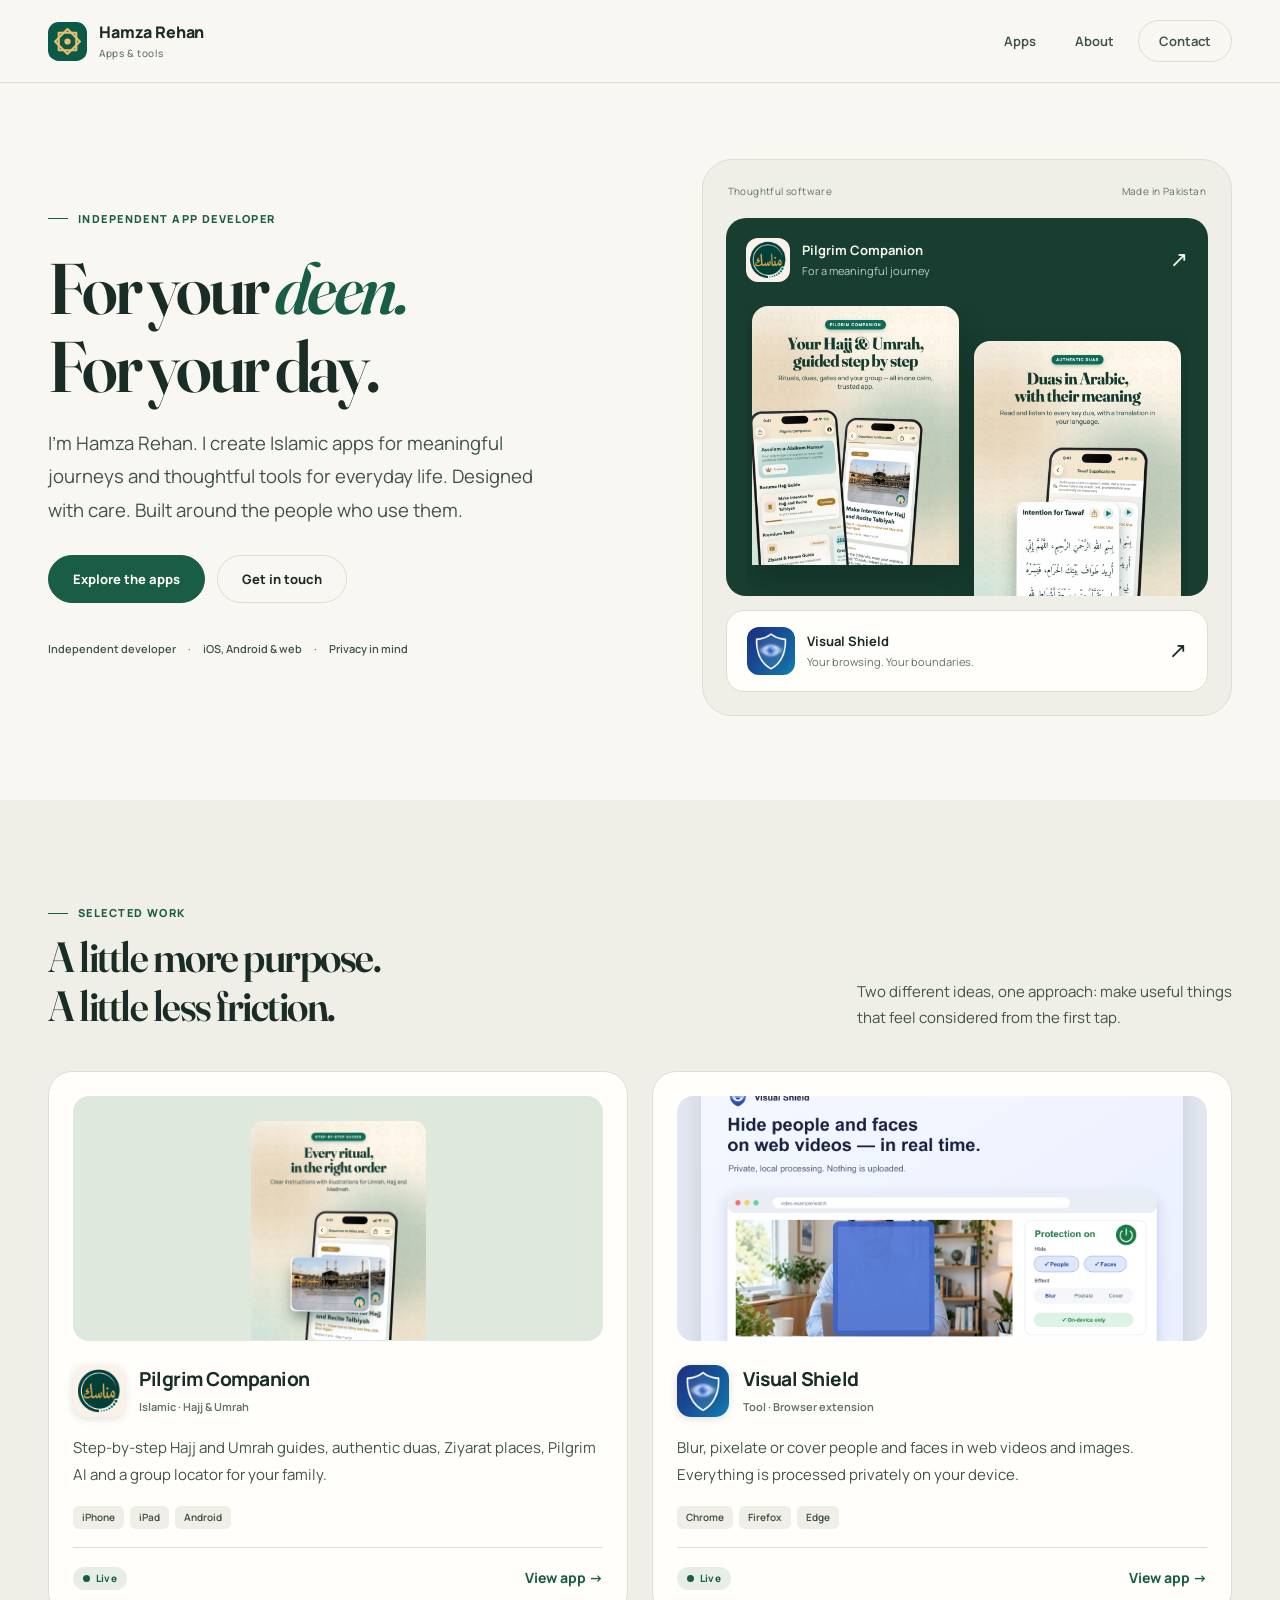
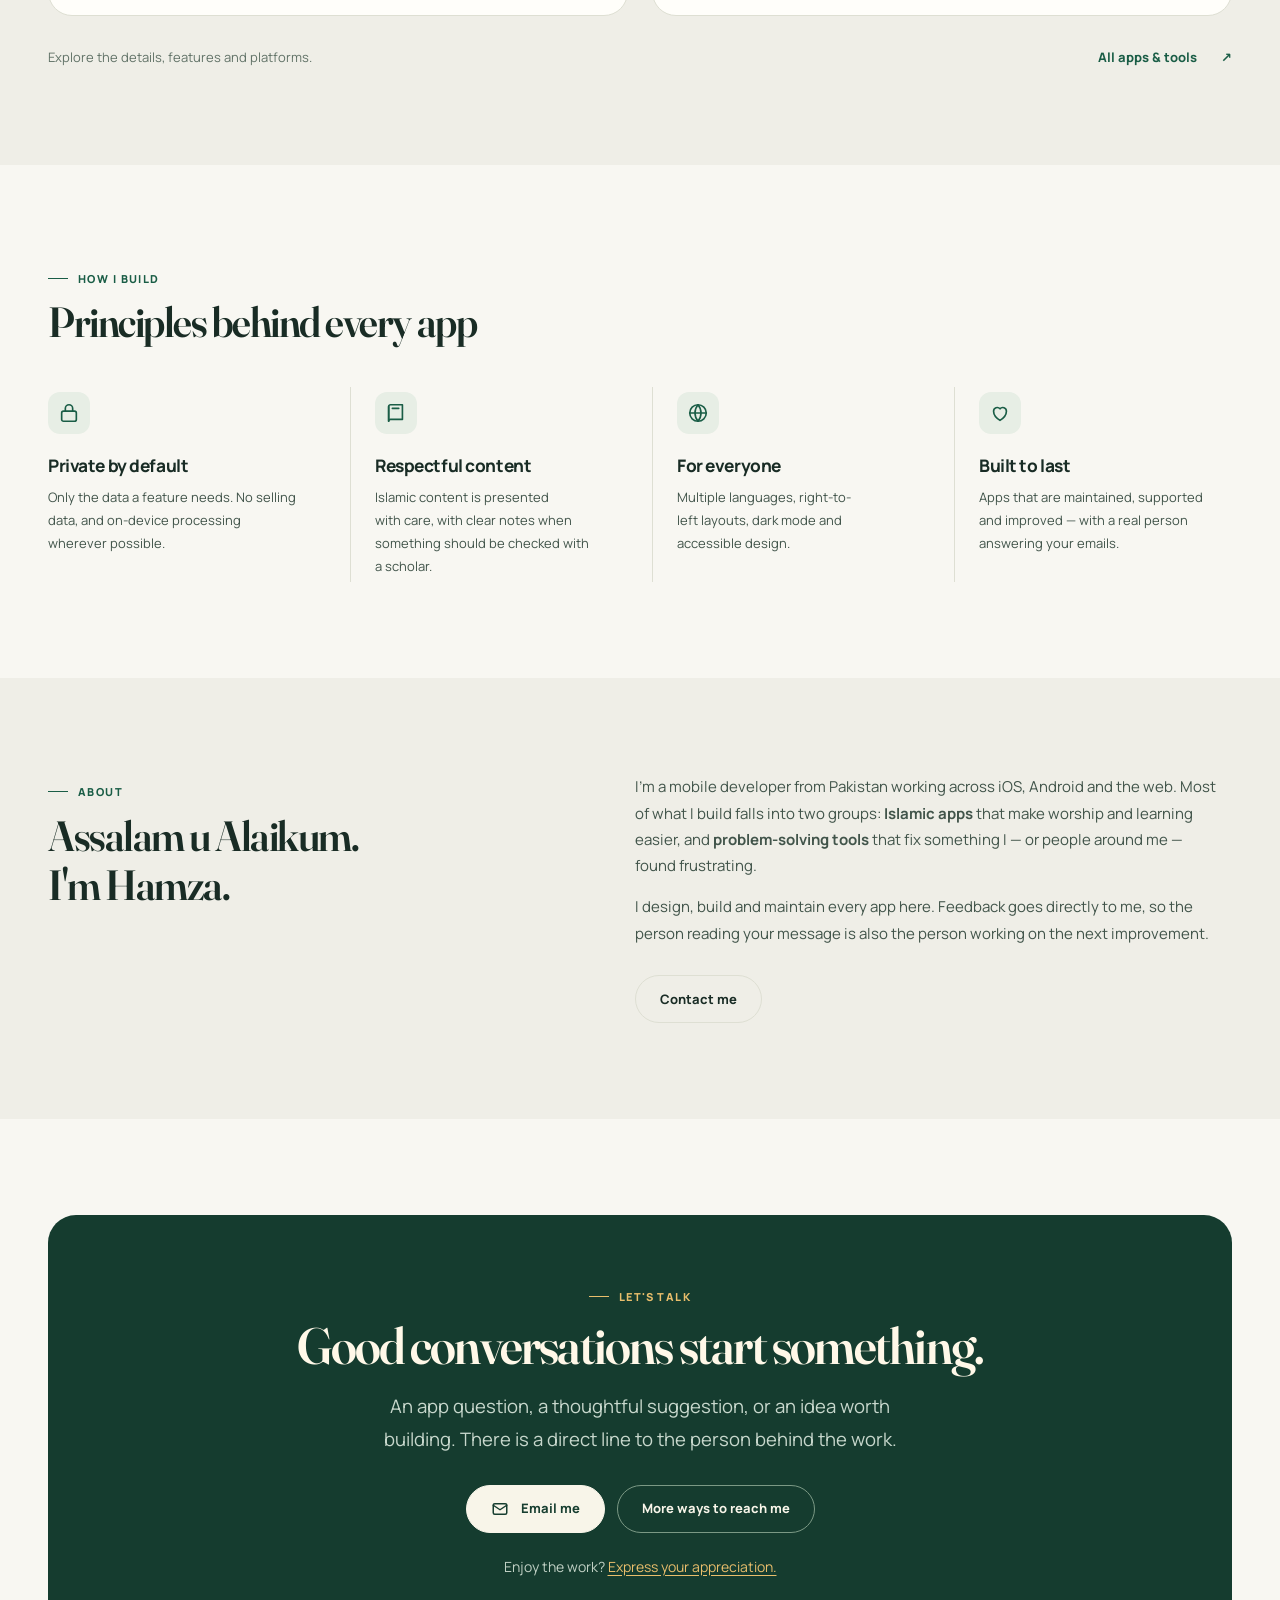
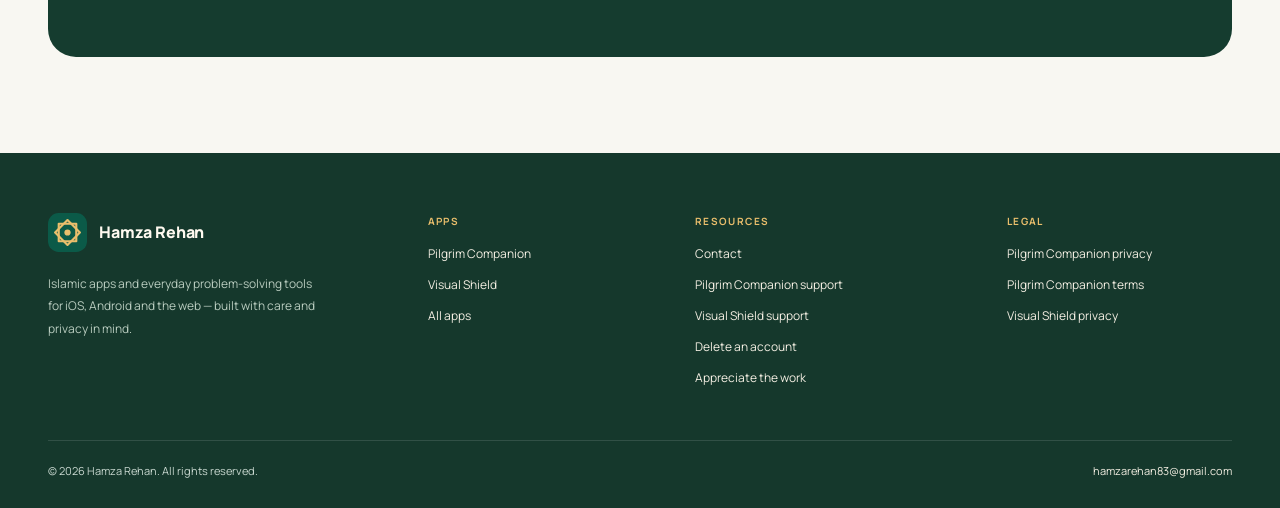
<file: index.html>
<!DOCTYPE html>

<html lang="en">
<head>
<meta charset="utf-8"/>
<meta content="width=device-width, initial-scale=1" name="viewport"/>
<title>Hamza Rehan — Islamic apps &amp; problem-solving tools</title>
<meta content="Hamza Rehan builds Islamic apps like Pilgrim Companion and privacy-first tools like Visual Shield for iOS, Android and the web." name="description"/>
<link href="https://hamzarehan.github.io/" rel="canonical"/>
<meta content="#f7f2e8" media="(prefers-color-scheme: light)" name="theme-color"/>
<meta content="#0d1714" media="(prefers-color-scheme: dark)" name="theme-color"/>
<meta content="website" property="og:type"/>
<meta content="Hamza Rehan" property="og:site_name"/>
<meta content="Hamza Rehan — Islamic apps &amp; problem-solving tools" property="og:title"/>
<meta content="Hamza Rehan builds Islamic apps like Pilgrim Companion and privacy-first tools like Visual Shield for iOS, Android and the web." property="og:description"/>
<meta content="https://hamzarehan.github.io/" property="og:url"/>
<meta content="https://hamzarehan.github.io/assets/social/hamza-rehan-preview-v1.jpg" property="og:image"/>
<meta content="https://hamzarehan.github.io/assets/social/hamza-rehan-preview-v1.jpg" property="og:image:secure_url"/>
<meta content="image/jpeg" property="og:image:type"/>
<meta content="1200" property="og:image:width"/>
<meta content="630" property="og:image:height"/>
<meta content="Hamza Rehan — Thoughtful apps. Everyday tools." property="og:image:alt"/>
<meta content="summary_large_image" name="twitter:card"/>

<link href="/assets/img/apple-touch-icon.png?v=2" rel="apple-touch-icon"/>
<link href="https://fonts.googleapis.com" rel="preconnect"/>
<link crossorigin="" href="https://fonts.gstatic.com" rel="preconnect"/>
<link href="https://fonts.googleapis.com/css2?family=Fraunces:ital,opsz,wght@0,9..144,500..700;1,9..144,500..700&amp;family=Manrope:wght@400..800&amp;display=swap" rel="stylesheet"/>
<link href="/assets/css/site.css?v=20261015" rel="stylesheet"/>
<meta content="fmgCgoefZtqF30FWcl6AEDHKyxw1wcfCNcF9GlehXYY" name="google-site-verification"/>
<script type="application/ld+json">{"@context": "https://schema.org", "@type": "Person", "name": "Hamza Rehan", "url": "https://hamzarehan.github.io/", "email": "mailto:hamzarehan83@gmail.com", "jobTitle": "App developer", "sameAs": ["https://github.com/hamzarehan"]}</script>
<meta content="en_US" property="og:locale"/>
<meta content="Hamza Rehan — Islamic apps &amp; problem-solving tools" name="twitter:title"/>
<meta content="Hamza Rehan builds Islamic apps like Pilgrim Companion and privacy-first tools like Visual Shield for iOS, Android and the web." name="twitter:description"/>
<meta content="https://hamzarehan.github.io/assets/social/hamza-rehan-preview-v1.jpg" name="twitter:image"/>
<meta content="Hamza Rehan — Thoughtful apps. Everyday tools." name="twitter:image:alt"/>
<link href="/assets/img/favicon-48-v1.png" rel="icon" sizes="48x48" type="image/png"/>
<link href="/assets/img/favicon.svg?v=2" rel="icon" sizes="any" type="image/svg+xml"/>
</head>
<body>
<a class="skip" href="#main">Skip to content</a>
<header class="site-header">
<nav aria-label="Main" class="wrap nav">
<a class="brand" href="/"><svg aria-hidden="true" class="brand-mark" viewbox="0 0 40 40"><rect fill="#0b5a48" height="40" rx="11" width="40"></rect><g fill="none" stroke="#e9be6c" stroke-linejoin="round" stroke-width="2.2"><rect height="18" width="18" x="11" y="11"></rect><rect height="18" transform="rotate(45 20 20)" width="18" x="11" y="11"></rect></g><circle cx="20" cy="20" fill="#e9be6c" r="3.2"></circle></svg><span>Hamza Rehan<small>Apps &amp; tools</small></span></a>
<div class="nav-links"><a href="/apps/">Apps</a><a class="hide-sm" href="/#about">About</a><a class="nav-contact" href="/contact/">Contact</a></div>
</nav>
</header>
<main id="main">
<section class="hero page-intro">
<div class="wrap hero-grid">
<div>
<div class="eyebrow">Independent app developer</div>
<h1>For your <em>deen.</em><br/>For your day.</h1>
<p class="lead">I'm Hamza Rehan. I create Islamic apps for meaningful journeys and thoughtful tools for everyday life. Designed with care. Built around the people who use them.</p>
<div class="actions">
<a class="button" href="/apps/">Explore the apps</a>
<a class="button secondary" href="/contact/">Get in touch</a>
</div>
<ul class="facts"><li>Independent developer</li><li>iOS, Android &amp; web</li><li>Privacy in mind</li></ul>
</div>
<div aria-label="Selected apps by Hamza Rehan" class="hero-showcase">
<div class="showcase-label"><span>Thoughtful software</span><span>Made in Pakistan</span></div>
<a class="showcase-pilgrim" href="/pilgrim-companion/">
<div class="showcase-app"><img alt="" height="44" src="/assets/img/pilgrim-companion.png" width="44"/><span><strong>Pilgrim Companion</strong><small>For a meaningful journey</small></span><span aria-hidden="true" class="showcase-arrow">↗</span></div>
<div class="showcase-screens"><img alt="Pilgrim Companion guided pilgrimage screen" height="900" src="/assets/img/pc-01-your-hajj-and-umrah-companion.jpg" width="720"/><img alt="Duas in Pilgrim Companion" height="900" src="/assets/img/pc-06-duas-in-arabic-with-meaning.jpg" width="720"/></div>
</a>
<a class="showcase-shield" href="/visual-shield/"><img alt="" height="48" src="/assets/img/visual-shield.png" width="48"/><span><strong>Visual Shield</strong><small>Your browsing. Your boundaries.</small></span><span aria-hidden="true" class="showcase-arrow">↗</span></a>
</div>
</div>
</section>
<section class="section tinted" id="apps"><div class="wrap"><div class="section-head"><div><div class="eyebrow">Selected work</div><h2>A little more purpose.<br/>A little less friction.</h2></div><p>Two different ideas, one approach: make useful things that feel considered from the first tap.</p></div><div class="grid cols-2 selected-apps"><a class="card app-card" data-cat="islamic" href="/pilgrim-companion/"><div class="app-preview"><img alt="A step-by-step pilgrimage guide in Pilgrim Companion" decoding="async" height="900" loading="lazy" src="/assets/img/pc-02-every-ritual-step-by-step.jpg" width="720"/></div>
<div class="top"><img alt="" decoding="async" height="60" loading="lazy" src="/assets/img/pilgrim-companion.png" width="60"/><div><h3>Pilgrim Companion</h3><div class="kind">Islamic · Hajj &amp; Umrah</div></div></div>
<p>Step-by-step Hajj and Umrah guides, authentic duas, Ziyarat places, Pilgrim AI and a group locator for your family.</p>
<div class="platforms"><span>iPhone</span><span>iPad</span><span>Android</span></div>
<div class="foot"><span class="pill live">Live</span><span class="more">View app →</span></div>
</a><a class="card app-card" data-cat="tools" href="/visual-shield/"><div class="app-preview"><img alt="Visual Shield concealment preview" decoding="async" loading="lazy" src="/visual-shield/assets/browser-protection.png"/></div>
<div class="top"><img alt="" decoding="async" height="60" loading="lazy" src="/assets/img/visual-shield.png" width="60"/><div><h3>Visual Shield</h3><div class="kind">Tool · Browser extension</div></div></div>
<p>Blur, pixelate or cover people and faces in web videos and images. Everything is processed privately on your device.</p>
<div class="platforms"><span>Chrome</span><span>Firefox</span><span>Edge</span></div>
<div class="foot"><span class="pill live">Live</span><span class="more">View app →</span></div>
</a></div><div class="section-end"><span class="muted">Explore the details, features and platforms.</span><a class="text-link" href="/apps/">All apps &amp; tools <span aria-hidden="true">↗</span></a></div></div></section>
<section class="section principles-section">
<div class="wrap">
<div class="section-head">
<div><div class="eyebrow">How I build</div><h2>Principles behind every app</h2></div>
</div>
<div class="grid cols-4 principles">
<div class="card"><div class="icon-chip"><svg aria-hidden="true" fill="none" stroke="currentColor" stroke-linecap="round" stroke-linejoin="round" stroke-width="1.8" viewbox="0 0 24 24"><rect height="11" rx="2" width="16" x="4" y="10"></rect><path d="M8 10V7a4 4 0 0 1 8 0v3"></path></svg></div><h3>Private by default</h3><p>Only the data a feature needs. No selling data, and on-device processing wherever possible.</p></div>
<div class="card"><div class="icon-chip"><svg aria-hidden="true" fill="none" stroke="currentColor" stroke-linecap="round" stroke-linejoin="round" stroke-width="1.8" viewbox="0 0 24 24"><path d="M4 5a2 2 0 0 1 2-2h13v16H6a2 2 0 0 0-2 2z"></path><path d="M4 21V5M8 7h7"></path></svg></div><h3>Respectful content</h3><p>Islamic content is presented with care, with clear notes when something should be checked with a scholar.</p></div>
<div class="card"><div class="icon-chip"><svg aria-hidden="true" fill="none" stroke="currentColor" stroke-linecap="round" stroke-linejoin="round" stroke-width="1.8" viewbox="0 0 24 24"><circle cx="12" cy="12" r="9"></circle><path d="M3 12h18M12 3a14 14 0 0 1 0 18M12 3a14 14 0 0 0 0 18"></path></svg></div><h3>For everyone</h3><p>Multiple languages, right-to-left layouts, dark mode and accessible design.</p></div>
<div class="card"><div class="icon-chip"><svg aria-hidden="true" fill="none" stroke="currentColor" stroke-linecap="round" stroke-linejoin="round" stroke-width="1.8" viewbox="0 0 24 24"><path d="M12 20s-7-4.4-7-10a4 4 0 0 1 7-2.6A4 4 0 0 1 19 10c0 5.6-7 10-7 10z"></path></svg></div><h3>Built to last</h3><p>Apps that are maintained, supported and improved — with a real person answering your emails.</p></div>
</div>
</div>
</section>
<section class="section tinted" id="about">
<div class="wrap about">
<div>
<div class="eyebrow">About</div>
<h2>Assalam u Alaikum. I'm Hamza.</h2>
</div>
<div>
<p>I'm a mobile developer from Pakistan working across iOS, Android and the web. Most of what I build falls into two groups: <strong>Islamic apps</strong> that make worship and learning easier, and <strong>problem-solving tools</strong> that fix something I — or people around me — found frustrating.</p>
<p>I design, build and maintain every app here. Feedback goes directly to me, so the person reading your message is also the person working on the next improvement.</p>
<div class="actions"><a class="button secondary" href="/contact/">Contact me</a></div>
</div>
</div>
</section>
<section class="section">
<div class="wrap">
<div class="cta">
<div class="eyebrow">Let's talk</div>
<h2>Good conversations start something.</h2>
<p class="lead">An app question, a thoughtful suggestion, or an idea worth building. There is a direct line to the person behind the work.</p>
<div class="actions">
<a class="button" href="mailto:hamzarehan83@gmail.com"><svg aria-hidden="true" fill="none" stroke="currentColor" stroke-linecap="round" stroke-linejoin="round" stroke-width="2" viewbox="0 0 24 24"><rect height="14" rx="2" width="18" x="3" y="5"></rect><path d="m3 7 9 6 9-6"></path></svg>Email me</a>
<a class="button secondary" href="/contact/">More ways to reach me</a>
</div>
<p class="small muted" style="margin-top:22px">Enjoy the work? <a href="/gift/">Express your appreciation.</a></p>
</div>
</div>
</section>
</main>
<footer class="site-footer">
<div class="wrap">
<div class="footer-grid">
<div class="footer-brand">
<a class="brand" href="/"><svg aria-hidden="true" class="brand-mark" viewbox="0 0 40 40"><rect fill="#0b5a48" height="40" rx="11" width="40"></rect><g fill="none" stroke="#e9be6c" stroke-linejoin="round" stroke-width="2.2"><rect height="18" width="18" x="11" y="11"></rect><rect height="18" transform="rotate(45 20 20)" width="18" x="11" y="11"></rect></g><circle cx="20" cy="20" fill="#e9be6c" r="3.2"></circle></svg><span>Hamza Rehan</span></a>
<p>Islamic apps and everyday problem-solving tools for iOS, Android and the web — built with care and privacy in mind.</p>
</div>
<div>
<h4>Apps</h4>
<ul>
<li><a href="/pilgrim-companion/">Pilgrim Companion</a></li>
<li><a href="/visual-shield/">Visual Shield</a></li>
<li><a href="/apps/">All apps</a></li>
</ul>
</div>
<div>
<h4>Resources</h4>
<ul>
<li><a href="/contact/">Contact</a></li>
<li><a href="/support.html">Pilgrim Companion support</a></li>
<li><a href="/visual-shield/support.html">Visual Shield support</a></li>
<li><a href="/delete-account.html">Delete an account</a></li>
<li><a href="/gift/">Appreciate the work</a></li>
</ul>
</div>
<div>
<h4>Legal</h4>
<ul>
<li><a href="/privacy-policy.html">Pilgrim Companion privacy</a></li>
<li><a href="/terms-of-use.html">Pilgrim Companion terms</a></li>
<li><a href="/visual-shield/privacy.html">Visual Shield privacy</a></li>
</ul>
</div>
</div>
<div class="footer-bottom">
<span>© 2026 Hamza Rehan. All rights reserved.</span>
<a href="mailto:hamzarehan83@gmail.com">hamzarehan83@gmail.com</a>
</div>
</div>
</footer>
</body>
</html>
</file>
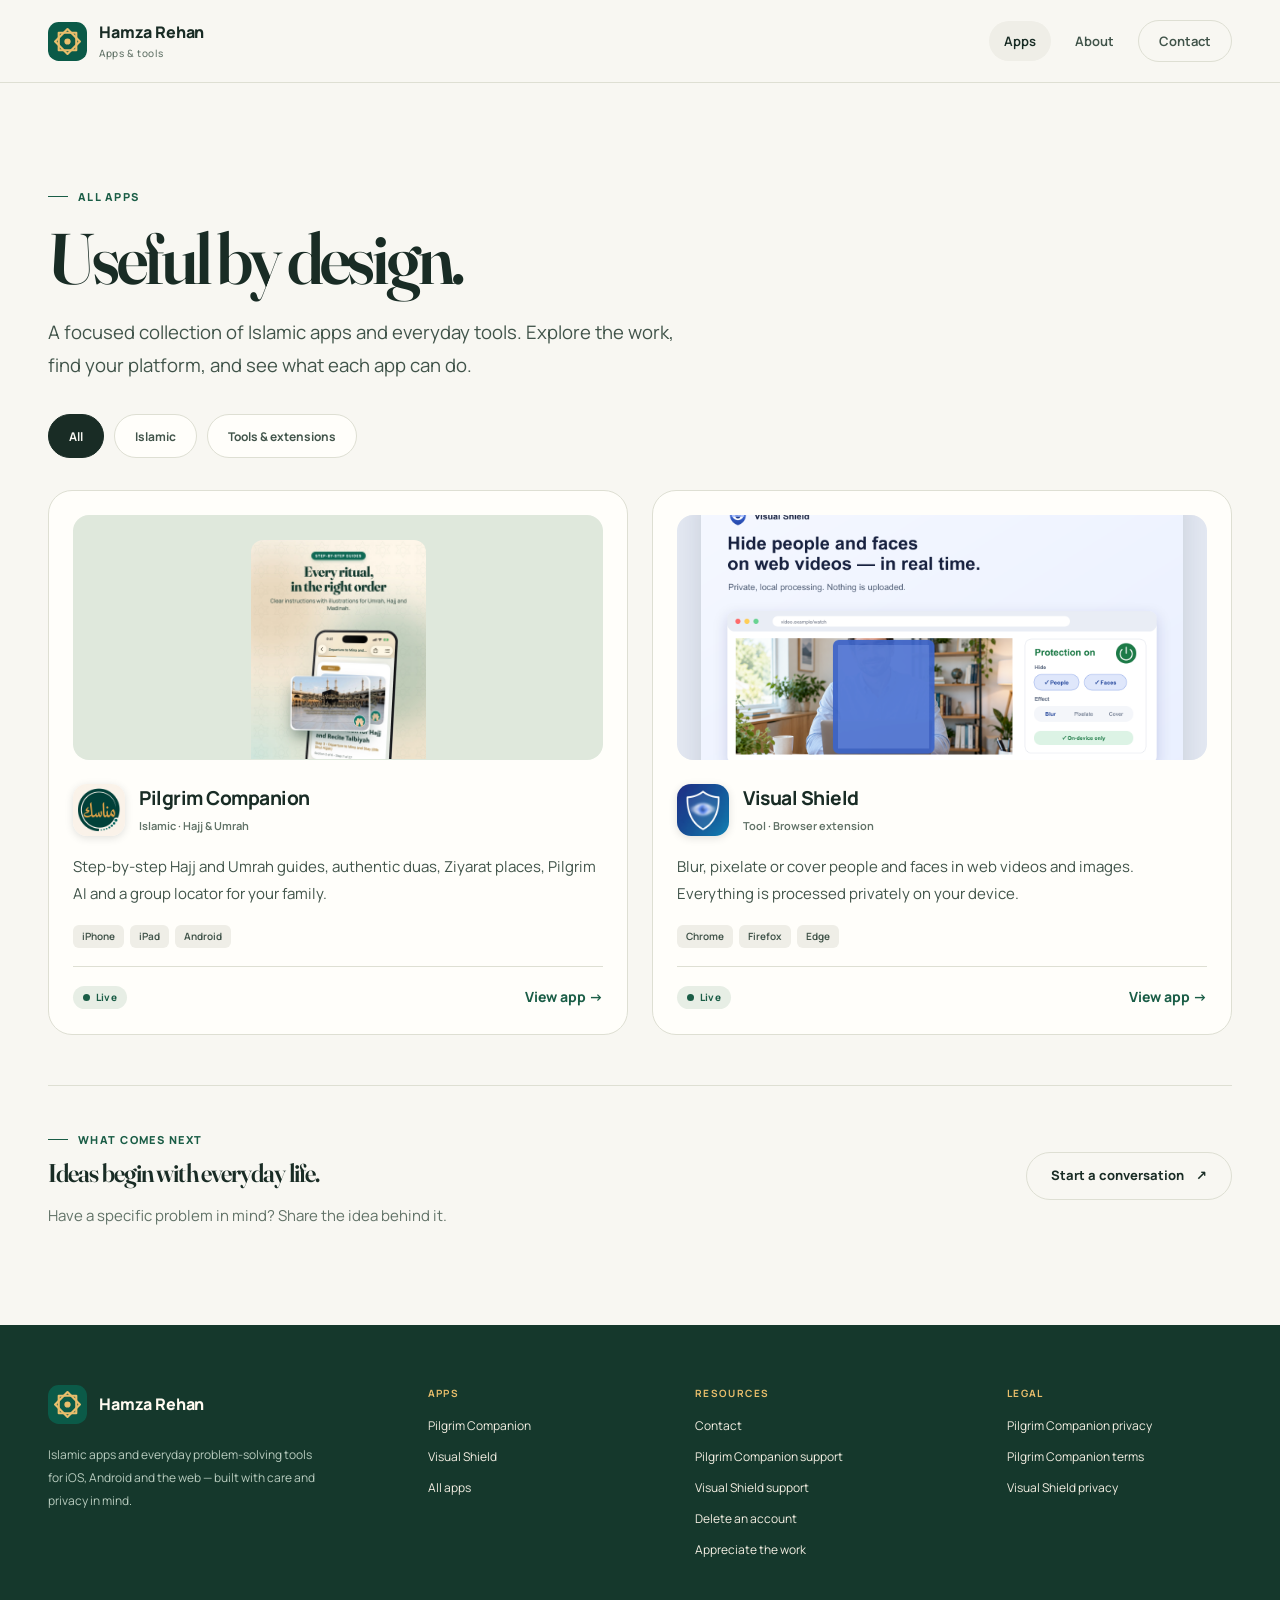
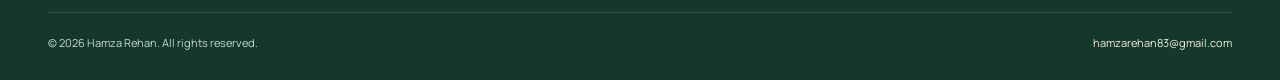
<file: apps/index.html>
<!DOCTYPE html>

<html lang="en">
<head>
<meta charset="utf-8"/>
<meta content="width=device-width, initial-scale=1" name="viewport"/>
<title>Apps &amp; tools — Hamza Rehan</title>
<meta content="Islamic apps and privacy-first tools by Hamza Rehan: Pilgrim Companion, Visual Shield and more." name="description"/>
<link href="https://hamzarehan.github.io/apps/" rel="canonical"/>
<meta content="#f7f2e8" media="(prefers-color-scheme: light)" name="theme-color"/>
<meta content="#0d1714" media="(prefers-color-scheme: dark)" name="theme-color"/>
<meta content="website" property="og:type"/>
<meta content="Hamza Rehan" property="og:site_name"/>
<meta content="Apps &amp; tools — Hamza Rehan" property="og:title"/>
<meta content="Islamic apps and privacy-first tools by Hamza Rehan: Pilgrim Companion, Visual Shield and more." property="og:description"/>
<meta content="https://hamzarehan.github.io/apps/" property="og:url"/>
<meta content="https://hamzarehan.github.io/assets/social/hamza-rehan-preview-v1.jpg" property="og:image"/>
<meta content="https://hamzarehan.github.io/assets/social/hamza-rehan-preview-v1.jpg" property="og:image:secure_url"/>
<meta content="image/jpeg" property="og:image:type"/>
<meta content="1200" property="og:image:width"/>
<meta content="630" property="og:image:height"/>
<meta content="Hamza Rehan — Thoughtful apps. Everyday tools." property="og:image:alt"/>
<meta content="summary_large_image" name="twitter:card"/>

<link href="/assets/img/apple-touch-icon.png?v=2" rel="apple-touch-icon"/>
<link href="https://fonts.googleapis.com" rel="preconnect"/>
<link crossorigin="" href="https://fonts.gstatic.com" rel="preconnect"/>
<link href="https://fonts.googleapis.com/css2?family=Fraunces:ital,opsz,wght@0,9..144,500..700;1,9..144,500..700&amp;family=Manrope:wght@400..800&amp;display=swap" rel="stylesheet"/>
<link href="/assets/css/site.css?v=20261015" rel="stylesheet"/>
<meta content="en_US" property="og:locale"/>
<meta content="Apps &amp; tools — Hamza Rehan" name="twitter:title"/>
<meta content="Islamic apps and privacy-first tools by Hamza Rehan: Pilgrim Companion, Visual Shield and more." name="twitter:description"/>
<meta content="https://hamzarehan.github.io/assets/social/hamza-rehan-preview-v1.jpg" name="twitter:image"/>
<meta content="Hamza Rehan — Thoughtful apps. Everyday tools." name="twitter:image:alt"/>
<link href="/assets/img/favicon-48-v1.png" rel="icon" sizes="48x48" type="image/png"/>
<link href="/assets/img/favicon.svg?v=2" rel="icon" sizes="any" type="image/svg+xml"/>
</head>
<body>
<a class="skip" href="#main">Skip to content</a>
<header class="site-header">
<nav aria-label="Main" class="wrap nav">
<a class="brand" href="/"><svg aria-hidden="true" class="brand-mark" viewbox="0 0 40 40"><rect fill="#0b5a48" height="40" rx="11" width="40"></rect><g fill="none" stroke="#e9be6c" stroke-linejoin="round" stroke-width="2.2"><rect height="18" width="18" x="11" y="11"></rect><rect height="18" transform="rotate(45 20 20)" width="18" x="11" y="11"></rect></g><circle cx="20" cy="20" fill="#e9be6c" r="3.2"></circle></svg><span>Hamza Rehan<small>Apps &amp; tools</small></span></a>
<div class="nav-links"><a aria-current="page" href="/apps/">Apps</a><a class="hide-sm" href="/#about">About</a><a class="nav-contact" href="/contact/">Contact</a></div>
</nav>
</header>
<main id="main">
<section class="section page-intro">
<div class="wrap">
<div class="eyebrow">All apps</div>
<h1>Useful by design.</h1>
<p class="lead">A focused collection of Islamic apps and everyday tools. Explore the work, find your platform, and see what each app can do.</p>
<div aria-label="Filter apps" class="filters" role="group" style="margin-top:32px">
<button aria-pressed="true" data-filter="all" type="button">All</button>
<button aria-pressed="false" data-filter="islamic" type="button">Islamic</button>
<button aria-pressed="false" data-filter="tools" type="button">Tools &amp; extensions</button>
</div>
<div class="grid cols-2 selected-apps" id="app-grid">
<a class="card app-card" data-cat="islamic" href="/pilgrim-companion/"><div class="app-preview"><img alt="Pilgrim Companion interface preview" decoding="async" height="900" loading="lazy" src="/assets/img/pc-02-every-ritual-step-by-step.jpg" width="720"/></div>
<div class="top"><img alt="" decoding="async" height="60" loading="lazy" src="/assets/img/pilgrim-companion.png" width="60"/><div><h3>Pilgrim Companion</h3><div class="kind">Islamic · Hajj &amp; Umrah</div></div></div>
<p>Step-by-step Hajj and Umrah guides, authentic duas, Ziyarat places, Pilgrim AI and a group locator for your family.</p>
<div class="platforms"><span>iPhone</span><span>iPad</span><span>Android</span></div>
<div class="foot"><span class="pill live">Live</span><span class="more">View app →</span></div>
</a>
<a class="card app-card" data-cat="tools" href="/visual-shield/"><div class="app-preview"><img alt="Visual Shield interface preview" decoding="async" loading="lazy" src="/visual-shield/assets/browser-protection.png"/></div>
<div class="top"><img alt="" decoding="async" height="60" loading="lazy" src="/assets/img/visual-shield.png" width="60"/><div><h3>Visual Shield</h3><div class="kind">Tool · Browser extension</div></div></div>
<p>Blur, pixelate or cover people and faces in web videos and images. Everything is processed privately on your device.</p>
<div class="platforms"><span>Chrome</span><span>Firefox</span><span>Edge</span></div>
<div class="foot"><span class="pill live">Live</span><span class="more">View app →</span></div>
</a>
</div><div class="catalogue-note"><div><span class="eyebrow">What comes next</span><h2>Ideas begin with everyday life.</h2><p>Have a specific problem in mind? Share the idea behind it.</p></div><a class="button secondary" href="/contact/">Start a conversation <span aria-hidden="true">↗</span></a></div>
</div>
</section>
<script>
      (function () {
        var buttons = document.querySelectorAll('[data-filter]');
        var cards = document.querySelectorAll('#app-grid [data-cat]');
        buttons.forEach(function (b) {
          b.addEventListener('click', function () {
            var f = b.getAttribute('data-filter');
            buttons.forEach(function (x) { x.setAttribute('aria-pressed', String(x === b)); });
            cards.forEach(function (c) { c.hidden = f !== 'all' && c.getAttribute('data-cat') !== f; });
          });
        });
      })();
    </script>
</main>
<footer class="site-footer">
<div class="wrap">
<div class="footer-grid">
<div class="footer-brand">
<a class="brand" href="/"><svg aria-hidden="true" class="brand-mark" viewbox="0 0 40 40"><rect fill="#0b5a48" height="40" rx="11" width="40"></rect><g fill="none" stroke="#e9be6c" stroke-linejoin="round" stroke-width="2.2"><rect height="18" width="18" x="11" y="11"></rect><rect height="18" transform="rotate(45 20 20)" width="18" x="11" y="11"></rect></g><circle cx="20" cy="20" fill="#e9be6c" r="3.2"></circle></svg><span>Hamza Rehan</span></a>
<p>Islamic apps and everyday problem-solving tools for iOS, Android and the web — built with care and privacy in mind.</p>
</div>
<div>
<h4>Apps</h4>
<ul>
<li><a href="/pilgrim-companion/">Pilgrim Companion</a></li>
<li><a href="/visual-shield/">Visual Shield</a></li>
<li><a href="/apps/">All apps</a></li>
</ul>
</div>
<div>
<h4>Resources</h4>
<ul>
<li><a href="/contact/">Contact</a></li>
<li><a href="/support.html">Pilgrim Companion support</a></li>
<li><a href="/visual-shield/support.html">Visual Shield support</a></li>
<li><a href="/delete-account.html">Delete an account</a></li>
<li><a href="/gift/">Appreciate the work</a></li>
</ul>
</div>
<div>
<h4>Legal</h4>
<ul>
<li><a href="/privacy-policy.html">Pilgrim Companion privacy</a></li>
<li><a href="/terms-of-use.html">Pilgrim Companion terms</a></li>
<li><a href="/visual-shield/privacy.html">Visual Shield privacy</a></li>
</ul>
</div>
</div>
<div class="footer-bottom">
<span>© 2026 Hamza Rehan. All rights reserved.</span>
<a href="mailto:hamzarehan83@gmail.com">hamzarehan83@gmail.com</a>
</div>
</div>
</footer>
</body>
</html>
</file>
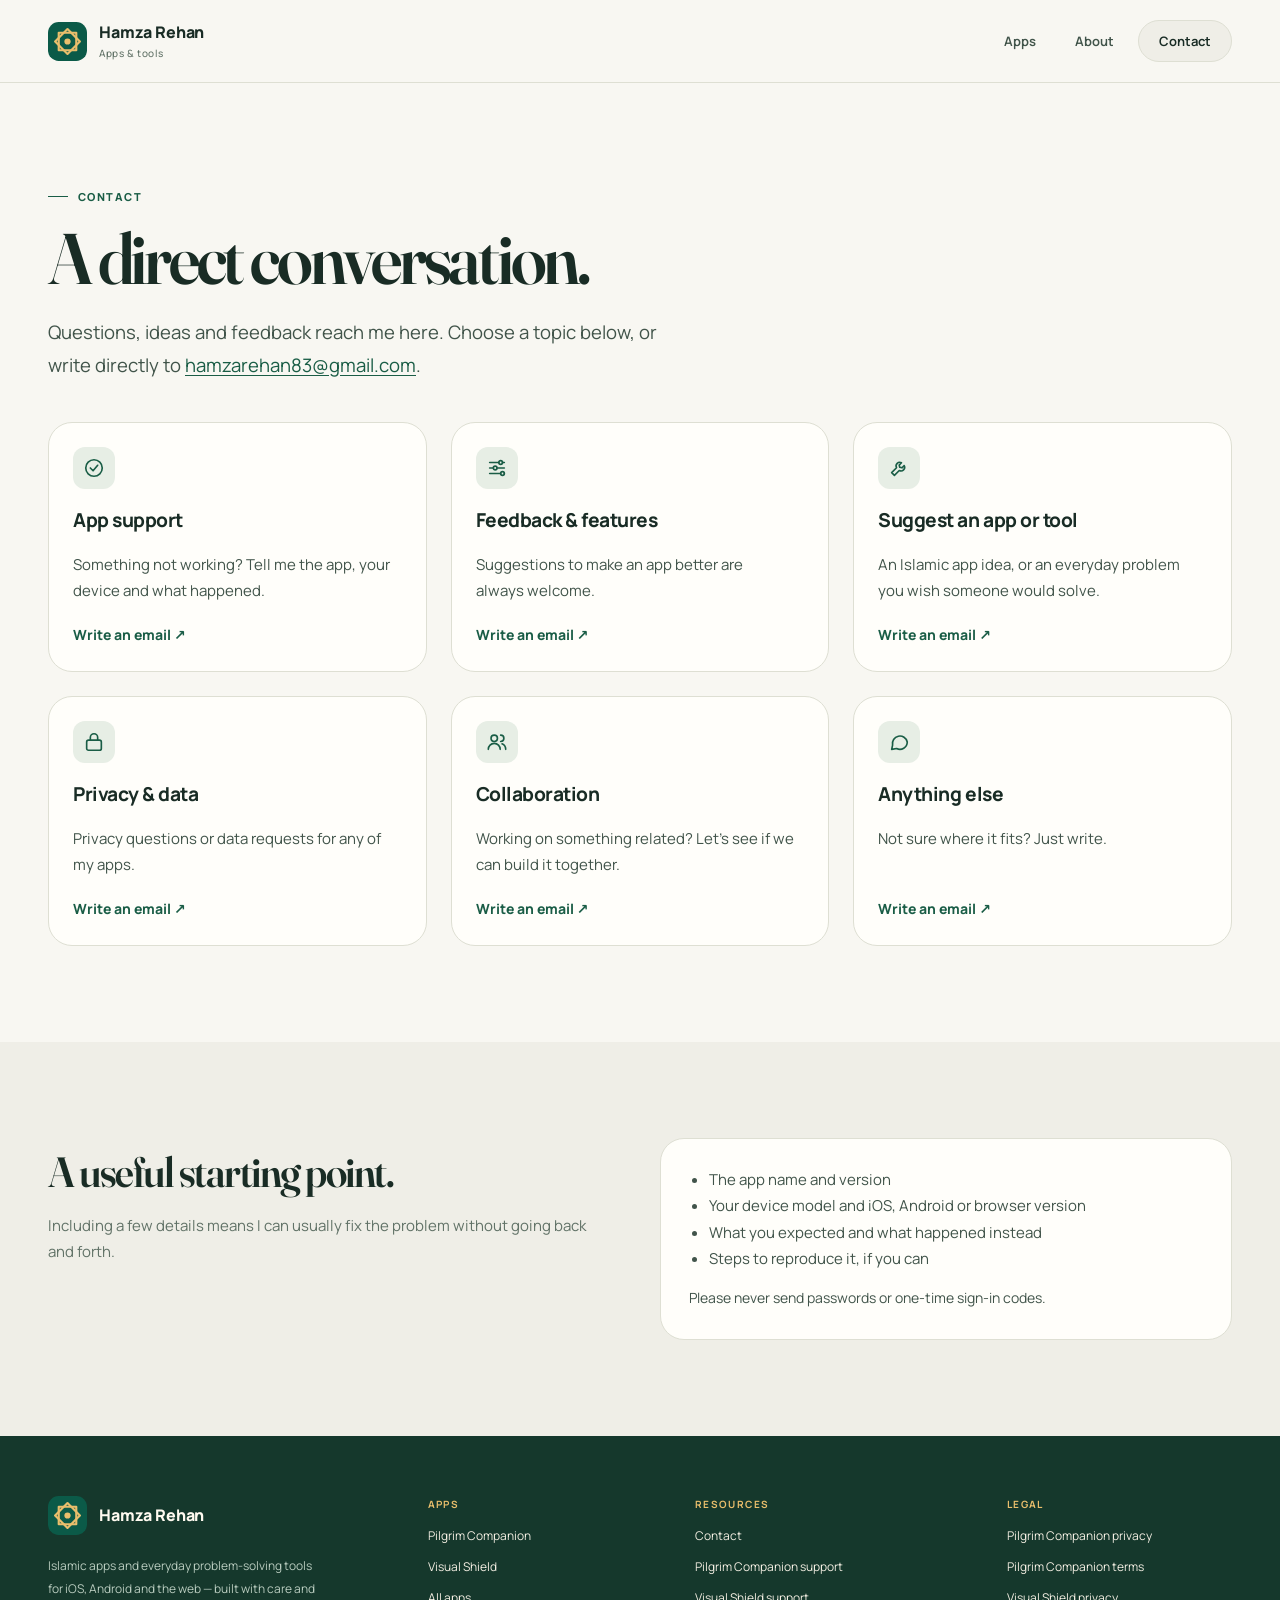
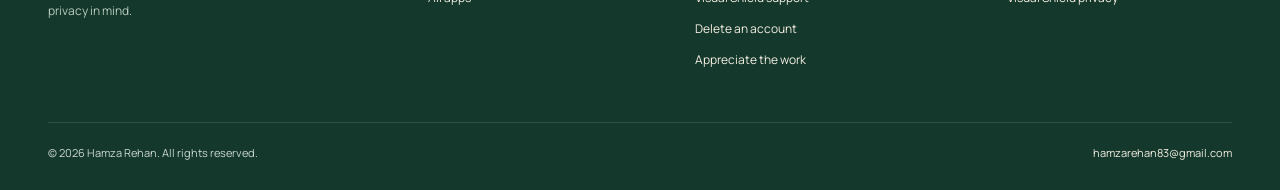
<file: contact/index.html>
<!DOCTYPE html>

<html lang="en">
<head>
<meta charset="utf-8"/>
<meta content="width=device-width, initial-scale=1" name="viewport"/>
<title>Contact — Hamza Rehan</title>
<meta content="Contact Hamza Rehan for app support, feedback, privacy requests or new app ideas." name="description"/>
<link href="https://hamzarehan.github.io/contact/" rel="canonical"/>
<meta content="#f7f2e8" media="(prefers-color-scheme: light)" name="theme-color"/>
<meta content="#0d1714" media="(prefers-color-scheme: dark)" name="theme-color"/>
<meta content="website" property="og:type"/>
<meta content="Hamza Rehan" property="og:site_name"/>
<meta content="Contact — Hamza Rehan" property="og:title"/>
<meta content="Contact Hamza Rehan for app support, feedback, privacy requests or new app ideas." property="og:description"/>
<meta content="https://hamzarehan.github.io/contact/" property="og:url"/>
<meta content="https://hamzarehan.github.io/assets/social/hamza-rehan-preview-v1.jpg" property="og:image"/>
<meta content="https://hamzarehan.github.io/assets/social/hamza-rehan-preview-v1.jpg" property="og:image:secure_url"/>
<meta content="image/jpeg" property="og:image:type"/>
<meta content="1200" property="og:image:width"/>
<meta content="630" property="og:image:height"/>
<meta content="Hamza Rehan — Thoughtful apps. Everyday tools." property="og:image:alt"/>
<meta content="summary_large_image" name="twitter:card"/>

<link href="/assets/img/apple-touch-icon.png?v=2" rel="apple-touch-icon"/>
<link href="https://fonts.googleapis.com" rel="preconnect"/>
<link crossorigin="" href="https://fonts.gstatic.com" rel="preconnect"/>
<link href="https://fonts.googleapis.com/css2?family=Fraunces:ital,opsz,wght@0,9..144,500..700;1,9..144,500..700&amp;family=Manrope:wght@400..800&amp;display=swap" rel="stylesheet"/>
<link href="/assets/css/site.css?v=20261015" rel="stylesheet"/>
<meta content="en_US" property="og:locale"/>
<meta content="Contact — Hamza Rehan" name="twitter:title"/>
<meta content="Contact Hamza Rehan for app support, feedback, privacy requests or new app ideas." name="twitter:description"/>
<meta content="https://hamzarehan.github.io/assets/social/hamza-rehan-preview-v1.jpg" name="twitter:image"/>
<meta content="Hamza Rehan — Thoughtful apps. Everyday tools." name="twitter:image:alt"/>
<link href="/assets/img/favicon-48-v1.png" rel="icon" sizes="48x48" type="image/png"/>
<link href="/assets/img/favicon.svg?v=2" rel="icon" sizes="any" type="image/svg+xml"/>
</head>
<body>
<a class="skip" href="#main">Skip to content</a>
<header class="site-header">
<nav aria-label="Main" class="wrap nav">
<a class="brand" href="/"><svg aria-hidden="true" class="brand-mark" viewbox="0 0 40 40"><rect fill="#0b5a48" height="40" rx="11" width="40"></rect><g fill="none" stroke="#e9be6c" stroke-linejoin="round" stroke-width="2.2"><rect height="18" width="18" x="11" y="11"></rect><rect height="18" transform="rotate(45 20 20)" width="18" x="11" y="11"></rect></g><circle cx="20" cy="20" fill="#e9be6c" r="3.2"></circle></svg><span>Hamza Rehan<small>Apps &amp; tools</small></span></a>
<div class="nav-links"><a href="/apps/">Apps</a><a class="hide-sm" href="/#about">About</a><a aria-current="page" class="nav-contact" href="/contact/">Contact</a></div>
</nav>
</header>
<main id="main">
<section class="section page-intro">
<div class="wrap">
<div class="eyebrow">Contact</div>
<h1>A direct conversation.</h1>
<p class="lead">Questions, ideas and feedback reach me here. Choose a topic below, or write directly to <a href="mailto:hamzarehan83@gmail.com">hamzarehan83@gmail.com</a>.</p>
<div class="grid cols-3 contact-grid" style="margin-top:40px">
<a class="card app-card" href="mailto:hamzarehan83@gmail.com?subject=App%20support"><div class="icon-chip" style="margin:0"><svg aria-hidden="true" fill="none" stroke="currentColor" stroke-linecap="round" stroke-linejoin="round" stroke-width="1.8" viewbox="0 0 24 24"><circle cx="12" cy="12" r="9"></circle><path d="m8 12 3 3 5-6"></path></svg></div><h3>App support</h3><p>Something not working? Tell me the app, your device and what happened.</p><span class="more">Write an email ↗</span></a>
<a class="card app-card" href="mailto:hamzarehan83@gmail.com?subject=Feedback"><div class="icon-chip" style="margin:0"><svg aria-hidden="true" fill="none" stroke="currentColor" stroke-linecap="round" stroke-linejoin="round" stroke-width="1.8" viewbox="0 0 24 24"><path d="M4 6h10M18 6h2M4 12h4M12 12h8M4 18h12M20 18h0"></path><circle cx="16" cy="6" r="2"></circle><circle cx="10" cy="12" r="2"></circle><circle cx="18" cy="18" r="2"></circle></svg></div><h3>Feedback &amp; features</h3><p>Suggestions to make an app better are always welcome.</p><span class="more">Write an email ↗</span></a>
<a class="card app-card" href="mailto:hamzarehan83@gmail.com?subject=App%20idea"><div class="icon-chip" style="margin:0"><svg aria-hidden="true" fill="none" stroke="currentColor" stroke-linecap="round" stroke-linejoin="round" stroke-width="1.8" viewbox="0 0 24 24"><path d="M14.7 6.3a4 4 0 0 0-5.4 5.4L4 17l3 3 5.3-5.3a4 4 0 0 0 5.4-5.4l-2.5 2.5-2.4-.6-.6-2.4z"></path></svg></div><h3>Suggest an app or tool</h3><p>An Islamic app idea, or an everyday problem you wish someone would solve.</p><span class="more">Write an email ↗</span></a>
<a class="card app-card" href="mailto:hamzarehan83@gmail.com?subject=Privacy%20request"><div class="icon-chip" style="margin:0"><svg aria-hidden="true" fill="none" stroke="currentColor" stroke-linecap="round" stroke-linejoin="round" stroke-width="1.8" viewbox="0 0 24 24"><rect height="11" rx="2" width="16" x="4" y="10"></rect><path d="M8 10V7a4 4 0 0 1 8 0v3"></path></svg></div><h3>Privacy &amp; data</h3><p>Privacy questions or data requests for any of my apps.</p><span class="more">Write an email ↗</span></a>
<a class="card app-card" href="mailto:hamzarehan83@gmail.com?subject=Collaboration"><div class="icon-chip" style="margin:0"><svg aria-hidden="true" fill="none" stroke="currentColor" stroke-linecap="round" stroke-linejoin="round" stroke-width="1.8" viewbox="0 0 24 24"><circle cx="9" cy="8" r="3.5"></circle><path d="M2.5 20a6.5 6.5 0 0 1 13 0"></path><path d="M16 4.5a3.5 3.5 0 0 1 0 7M21.5 20a6.5 6.5 0 0 0-4-6"></path></svg></div><h3>Collaboration</h3><p>Working on something related? Let's see if we can build it together.</p><span class="more">Write an email ↗</span></a>
<a class="card app-card" href="mailto:hamzarehan83@gmail.com?subject=Assalam%20u%20Alaikum"><div class="icon-chip" style="margin:0"><svg aria-hidden="true" fill="none" stroke="currentColor" stroke-linecap="round" stroke-linejoin="round" stroke-width="1.8" viewbox="0 0 24 24"><path d="M21 12a8 8 0 0 1-11.6 7.1L4 20l1-4.6A8 8 0 1 1 21 12z"></path></svg></div><h3>Anything else</h3><p>Not sure where it fits? Just write.</p><span class="more">Write an email ↗</span></a>
</div>
</div>
</section>
<section class="section tinted">
<div class="wrap grid cols-2" style="gap:40px;align-items:start">
<div>
<h2>A useful starting point.</h2>
<p class="muted">Including a few details means I can usually fix the problem without going back and forth.</p>
</div>
<div class="card">
<ul style="margin:0;padding-left:20px;color:var(--ink-2)">
<li>The app name and version</li>
<li>Your device model and iOS, Android or browser version</li>
<li>What you expected and what happened instead</li>
<li>Steps to reproduce it, if you can</li>
</ul>
<p class="small muted" style="margin-top:14px">Please never send passwords or one-time sign-in codes.</p>
</div>
</div>
</section>
</main>
<footer class="site-footer">
<div class="wrap">
<div class="footer-grid">
<div class="footer-brand">
<a class="brand" href="/"><svg aria-hidden="true" class="brand-mark" viewbox="0 0 40 40"><rect fill="#0b5a48" height="40" rx="11" width="40"></rect><g fill="none" stroke="#e9be6c" stroke-linejoin="round" stroke-width="2.2"><rect height="18" width="18" x="11" y="11"></rect><rect height="18" transform="rotate(45 20 20)" width="18" x="11" y="11"></rect></g><circle cx="20" cy="20" fill="#e9be6c" r="3.2"></circle></svg><span>Hamza Rehan</span></a>
<p>Islamic apps and everyday problem-solving tools for iOS, Android and the web — built with care and privacy in mind.</p>
</div>
<div>
<h4>Apps</h4>
<ul>
<li><a href="/pilgrim-companion/">Pilgrim Companion</a></li>
<li><a href="/visual-shield/">Visual Shield</a></li>
<li><a href="/apps/">All apps</a></li>
</ul>
</div>
<div>
<h4>Resources</h4>
<ul>
<li><a href="/contact/">Contact</a></li>
<li><a href="/support.html">Pilgrim Companion support</a></li>
<li><a href="/visual-shield/support.html">Visual Shield support</a></li>
<li><a href="/delete-account.html">Delete an account</a></li>
<li><a href="/gift/">Appreciate the work</a></li>
</ul>
</div>
<div>
<h4>Legal</h4>
<ul>
<li><a href="/privacy-policy.html">Pilgrim Companion privacy</a></li>
<li><a href="/terms-of-use.html">Pilgrim Companion terms</a></li>
<li><a href="/visual-shield/privacy.html">Visual Shield privacy</a></li>
</ul>
</div>
</div>
<div class="footer-bottom">
<span>© 2026 Hamza Rehan. All rights reserved.</span>
<a href="mailto:hamzarehan83@gmail.com">hamzarehan83@gmail.com</a>
</div>
</div>
</footer>
</body>
</html>
</file>
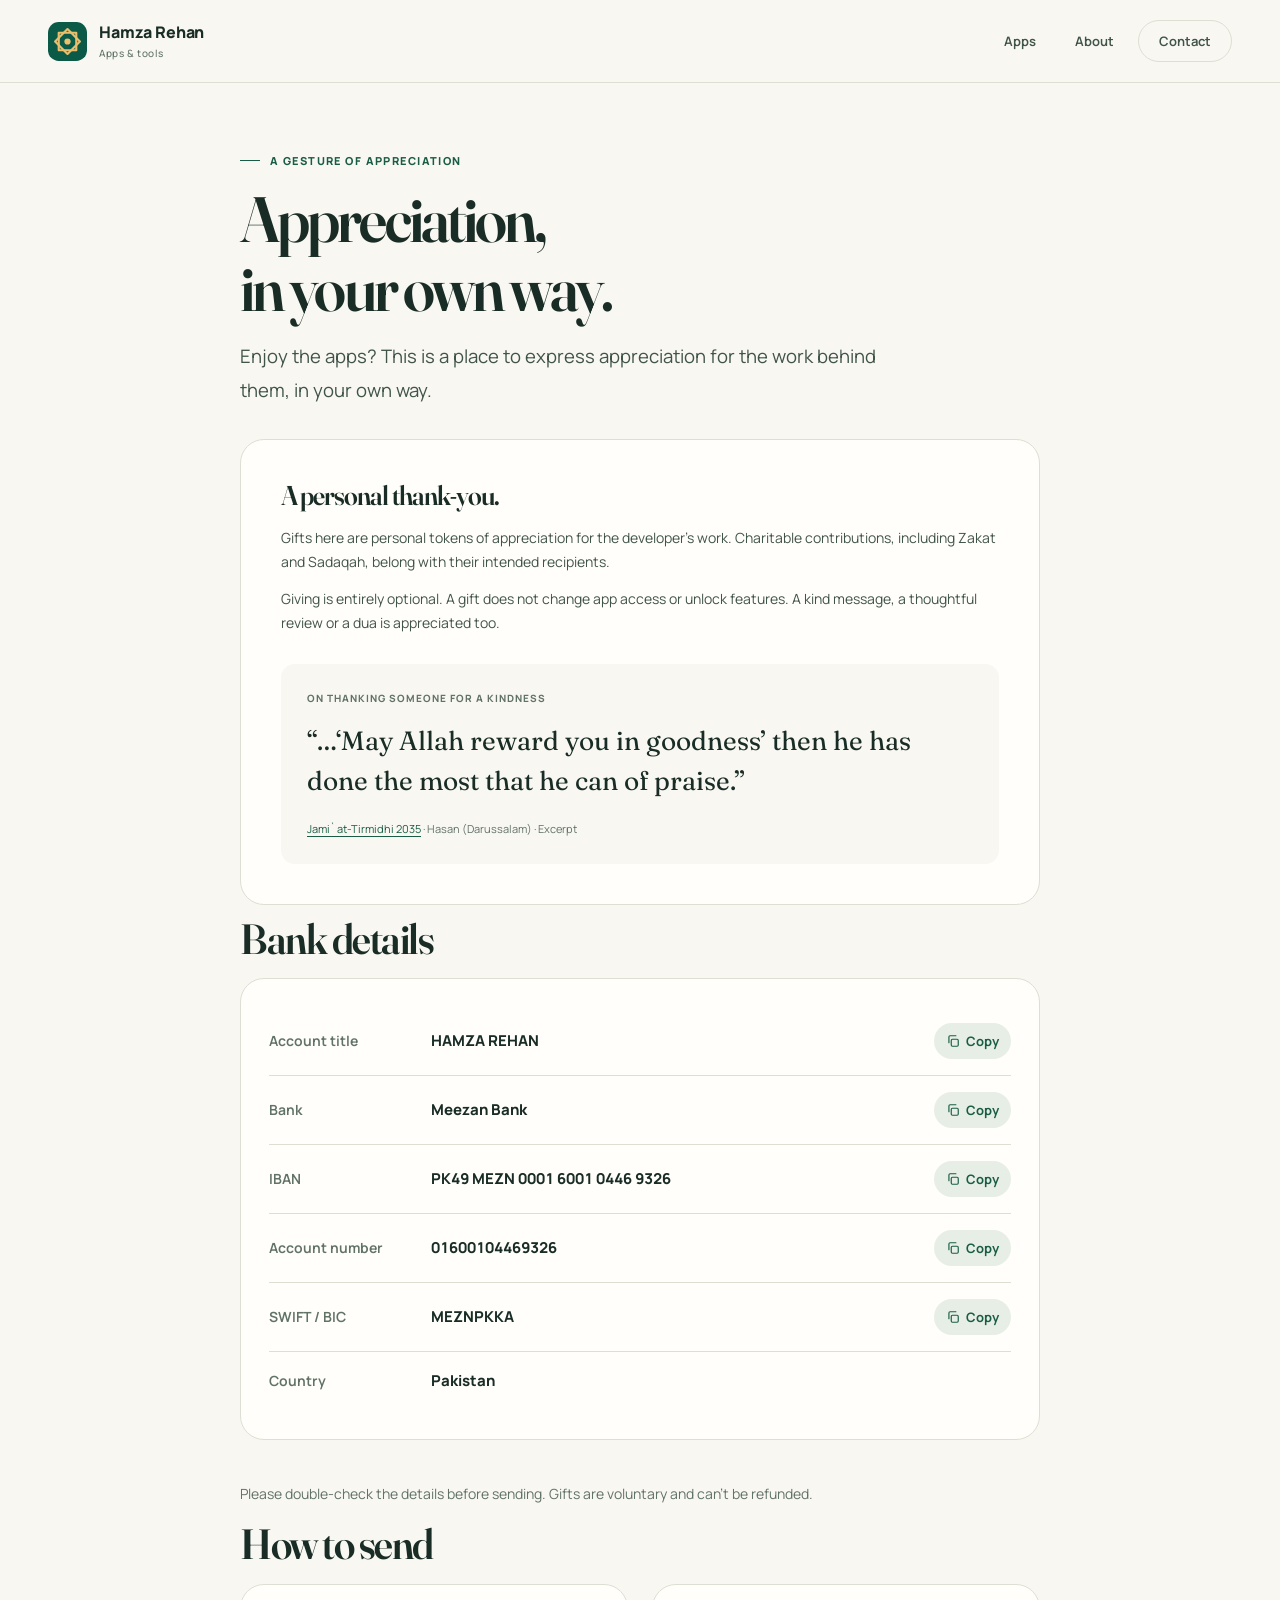
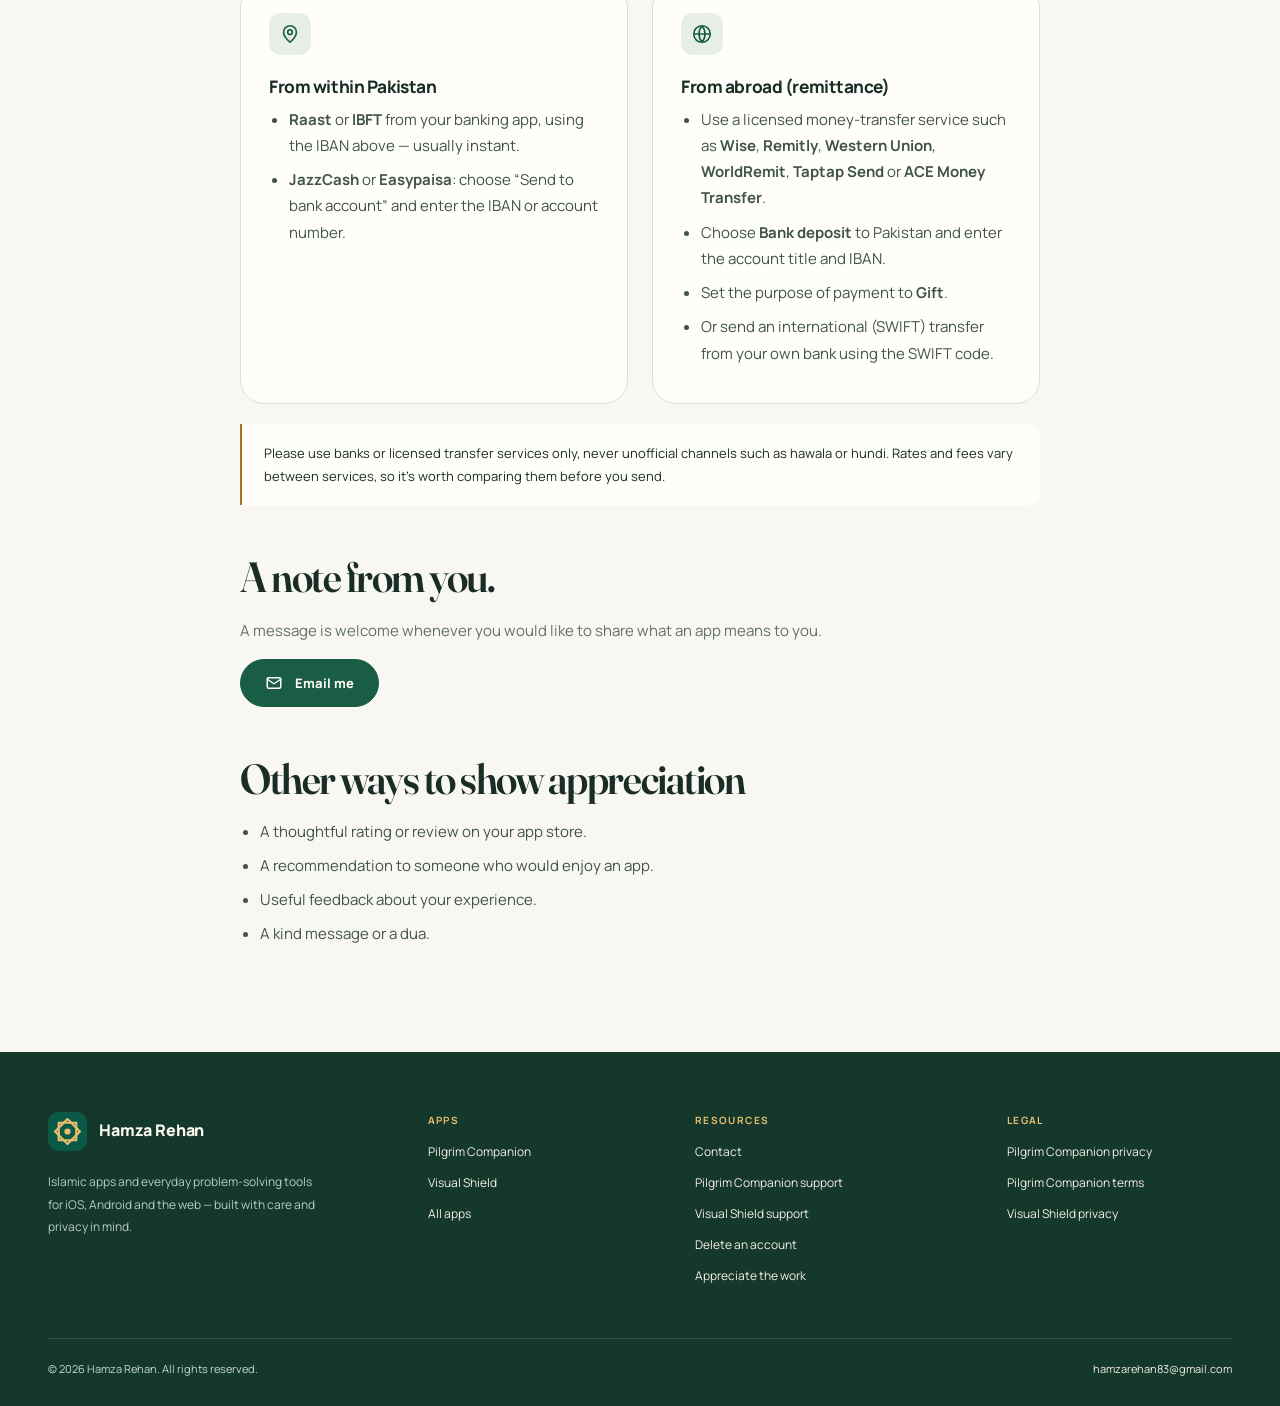
<file: gift/index.html>
<!DOCTYPE html>

<html lang="en">
<head>
<meta charset="utf-8"/>
<meta content="width=device-width, initial-scale=1" name="viewport"/>
<title>Appreciate the work — Hamza Rehan</title>
<meta content="A personal gesture of appreciation for the work behind Pilgrim Companion and Visual Shield." name="description"/>
<link href="https://hamzarehan.github.io/gift/" rel="canonical"/>
<meta content="noindex" name="robots"/>
<meta content="#f7f2e8" media="(prefers-color-scheme: light)" name="theme-color"/>
<meta content="#0d1714" media="(prefers-color-scheme: dark)" name="theme-color"/>
<meta content="website" property="og:type"/>
<meta content="Hamza Rehan" property="og:site_name"/>
<meta content="Appreciate the work — Hamza Rehan" property="og:title"/>
<meta content="A personal gesture of appreciation for the work behind Pilgrim Companion and Visual Shield." property="og:description"/>
<meta content="https://hamzarehan.github.io/gift/" property="og:url"/>
<meta content="https://hamzarehan.github.io/assets/social/appreciation-preview-v1.jpg" property="og:image"/>
<meta content="https://hamzarehan.github.io/assets/social/appreciation-preview-v1.jpg" property="og:image:secure_url"/>
<meta content="image/jpeg" property="og:image:type"/>
<meta content="1200" property="og:image:width"/>
<meta content="630" property="og:image:height"/>
<meta content="Hamza Rehan — Appreciation, in your own way." property="og:image:alt"/>
<meta content="summary_large_image" name="twitter:card"/>

<link href="/assets/img/apple-touch-icon.png?v=2" rel="apple-touch-icon"/>
<link href="https://fonts.googleapis.com" rel="preconnect"/>
<link crossorigin="" href="https://fonts.gstatic.com" rel="preconnect"/>
<link href="https://fonts.googleapis.com/css2?family=Fraunces:ital,opsz,wght@0,9..144,500..700;1,9..144,500..700&amp;family=Manrope:wght@400..800&amp;display=swap" rel="stylesheet"/>
<link href="/assets/css/site.css?v=20261015" rel="stylesheet"/>
<meta content="en_US" property="og:locale"/>
<meta content="Appreciate the work — Hamza Rehan" name="twitter:title"/>
<meta content="A personal gesture of appreciation for the work behind Pilgrim Companion and Visual Shield." name="twitter:description"/>
<meta content="https://hamzarehan.github.io/assets/social/appreciation-preview-v1.jpg" name="twitter:image"/>
<meta content="Hamza Rehan — Appreciation, in your own way." name="twitter:image:alt"/>
<link href="/assets/img/favicon-48-v1.png" rel="icon" sizes="48x48" type="image/png"/>
<link href="/assets/img/favicon.svg?v=2" rel="icon" sizes="any" type="image/svg+xml"/>
</head>
<body>
<a class="skip" href="#main">Skip to content</a>
<header class="site-header">
<nav aria-label="Main" class="wrap nav">
<a class="brand" href="/"><svg aria-hidden="true" class="brand-mark" viewbox="0 0 40 40"><rect fill="#0b5a48" height="40" rx="11" width="40"></rect><g fill="none" stroke="#e9be6c" stroke-linejoin="round" stroke-width="2.2"><rect height="18" width="18" x="11" y="11"></rect><rect height="18" transform="rotate(45 20 20)" width="18" x="11" y="11"></rect></g><circle cx="20" cy="20" fill="#e9be6c" r="3.2"></circle></svg><span>Hamza Rehan<small>Apps &amp; tools</small></span></a>
<div class="nav-links"><a href="/apps/">Apps</a><a class="hide-sm" href="/#about">About</a><a class="nav-contact" href="/contact/">Contact</a></div>
</nav>
</header>
<main id="main">
<section class="product-hero page-intro" style="padding-bottom:24px">
<div class="narrow">
<div class="eyebrow">A gesture of appreciation</div>
<h1>Appreciation,<br/>in your own way.</h1>
<p class="lead" id="tip-lead">Enjoy the apps? This is a place to express appreciation for the work behind them, in your own way.</p>
</div>
</section>
<section class="section" style="padding-top:8px">
<div class="narrow">
<div class="card gift-note">
<h2 style="margin-top:0">A personal thank-you.</h2>
<p>Gifts here are personal tokens of appreciation for the developer’s work. Charitable contributions, including Zakat and Sadaqah, belong with their intended recipients.</p>
<p>Giving is entirely optional. A gift does not change app access or unlock features. A kind message, a thoughtful review or a dua is appreciated too.</p>
<blockquote class="hadith"><p class="quote-context">On thanking someone for a kindness</p><p class="quote-text">“…‘May Allah reward you in goodness’ then he has done the most that he can of praise.”</p><cite><a href="https://sunnah.com/tirmidhi:2035" rel="noopener noreferrer" target="_blank">Jami` at-Tirmidhi 2035</a> · Hasan (Darussalam) · Excerpt</cite></blockquote>
</div>
<div class="transfer-details"><h2>Bank details</h2>
<div class="card bank">
<dl>
<div class="bank-row"><dt>Account title</dt><dd><span class="value">HAMZA REHAN</span><button aria-label="Copy Account title" class="copy" data-copy="HAMZA REHAN" type="button"><svg aria-hidden="true" fill="none" stroke="currentColor" stroke-linecap="round" stroke-linejoin="round" stroke-width="2" viewbox="0 0 24 24"><rect height="12" rx="2" width="12" x="9" y="9"></rect><path d="M5 15V5a2 2 0 0 1 2-2h10"></path></svg><span>Copy</span></button></dd></div>
<div class="bank-row"><dt>Bank</dt><dd><span class="value">Meezan Bank</span><button aria-label="Copy Bank" class="copy" data-copy="Meezan Bank" type="button"><svg aria-hidden="true" fill="none" stroke="currentColor" stroke-linecap="round" stroke-linejoin="round" stroke-width="2" viewbox="0 0 24 24"><rect height="12" rx="2" width="12" x="9" y="9"></rect><path d="M5 15V5a2 2 0 0 1 2-2h10"></path></svg><span>Copy</span></button></dd></div>
<div class="bank-row"><dt>IBAN</dt><dd><span class="value">PK49 MEZN 0001 6001 0446 9326</span><button aria-label="Copy IBAN" class="copy" data-copy="PK49MEZN0001600104469326" type="button"><svg aria-hidden="true" fill="none" stroke="currentColor" stroke-linecap="round" stroke-linejoin="round" stroke-width="2" viewbox="0 0 24 24"><rect height="12" rx="2" width="12" x="9" y="9"></rect><path d="M5 15V5a2 2 0 0 1 2-2h10"></path></svg><span>Copy</span></button></dd></div>
<div class="bank-row"><dt>Account number</dt><dd><span class="value">01600104469326</span><button aria-label="Copy Account number" class="copy" data-copy="01600104469326" type="button"><svg aria-hidden="true" fill="none" stroke="currentColor" stroke-linecap="round" stroke-linejoin="round" stroke-width="2" viewbox="0 0 24 24"><rect height="12" rx="2" width="12" x="9" y="9"></rect><path d="M5 15V5a2 2 0 0 1 2-2h10"></path></svg><span>Copy</span></button></dd></div>
<div class="bank-row"><dt>SWIFT / BIC</dt><dd><span class="value">MEZNPKKA</span><button aria-label="Copy SWIFT / BIC" class="copy" data-copy="MEZNPKKA" type="button"><svg aria-hidden="true" fill="none" stroke="currentColor" stroke-linecap="round" stroke-linejoin="round" stroke-width="2" viewbox="0 0 24 24"><rect height="12" rx="2" width="12" x="9" y="9"></rect><path d="M5 15V5a2 2 0 0 1 2-2h10"></path></svg><span>Copy</span></button></dd></div>
<div class="bank-row"><dt>Country</dt><dd><span class="value">Pakistan</span></dd></div>
</dl>
</div><p aria-live="polite" class="copy-status" id="copy-status" role="status"></p>
<p class="small muted" style="margin-top:12px">Please double-check the details before sending. Gifts are voluntary and can't be refunded.</p>
<h2>How to send</h2>
<div class="grid cols-2">
<div class="card">
<div class="icon-chip"><svg aria-hidden="true" fill="none" stroke="currentColor" stroke-linecap="round" stroke-linejoin="round" stroke-width="1.8" viewbox="0 0 24 24"><path d="M12 21s-7-6.2-7-11a7 7 0 0 1 14 0c0 4.8-7 11-7 11z"></path><circle cx="12" cy="10" r="2.5"></circle></svg></div>
<h3>From within Pakistan</h3>
<ul class="steps">
<li><strong>Raast</strong> or <strong>IBFT</strong> from your banking app, using the IBAN above — usually instant.</li>
<li><strong>JazzCash</strong> or <strong>Easypaisa</strong>: choose “Send to bank account” and enter the IBAN or account number.</li>
</ul>
</div>
<div class="card">
<div class="icon-chip"><svg aria-hidden="true" fill="none" stroke="currentColor" stroke-linecap="round" stroke-linejoin="round" stroke-width="1.8" viewbox="0 0 24 24"><circle cx="12" cy="12" r="9"></circle><path d="M3 12h18M12 3a14 14 0 0 1 0 18M12 3a14 14 0 0 0 0 18"></path></svg></div>
<h3>From abroad (remittance)</h3>
<ul class="steps">
<li>Use a licensed money-transfer service such as <strong>Wise</strong>, <strong>Remitly</strong>, <strong>Western Union</strong>, <strong>WorldRemit</strong>, <strong>Taptap Send</strong> or <strong>ACE Money Transfer</strong>.</li>
<li>Choose <strong>Bank deposit</strong> to Pakistan and enter the account title and IBAN.</li>
<li>Set the purpose of payment to <strong>Gift</strong>.</li>
<li>Or send an international (SWIFT) transfer from your own bank using the SWIFT code.</li>
</ul>
</div>
</div>
<p class="notice small">Please use banks or licensed transfer services only, never unofficial channels such as hawala or hundi. Rates and fees vary between services, so it's worth comparing them before you send.</p>
</div><h2>A note from you.</h2>
<p class="muted">A message is welcome whenever you would like to share what an app means to you.</p>
<div class="actions" style="margin-top:12px"><a class="button" href="mailto:hamzarehan83@gmail.com?subject=I%20sent%20a%20gift"><svg aria-hidden="true" fill="none" stroke="currentColor" stroke-linecap="round" stroke-linejoin="round" stroke-width="2" viewbox="0 0 24 24"><rect height="14" rx="2" width="18" x="3" y="5"></rect><path d="m3 7 9 6 9-6"></path></svg>Email me</a></div>
<h2>Other ways to show appreciation</h2>
<ul class="steps"><li>A thoughtful rating or review on your app store.</li><li>A recommendation to someone who would enjoy an app.</li><li>Useful feedback about your experience.</li><li>A kind message or a dua.</li></ul>
</div>
</section>
<script>
      (function () {
        var names = { 'pilgrim-companion': 'Pilgrim Companion', 'visual-shield': 'Visual Shield' };
        var app = new URLSearchParams(location.search).get('app');
        if (names[app]) {
          document.getElementById('tip-lead').textContent = 'Enjoy ' + names[app] + '? This is a place to express appreciation for the work behind it, in your own way.';
        }
        document.querySelectorAll('[data-copy]').forEach(function (b) {
          b.addEventListener('click', function () {
            var label = b.querySelector('span');
            var status = document.getElementById('copy-status');
            if (!navigator.clipboard) { status.textContent = 'Copy is unavailable. Select and copy the details manually.'; return; }
            navigator.clipboard.writeText(b.getAttribute('data-copy').replace(/\s+/g, b.getAttribute('aria-label').indexOf('IBAN') > -1 ? '' : ' ')).then(function () {
              status.textContent = 'Details copied.';
              label.textContent = 'Copied';
              setTimeout(function () { label.textContent = 'Copy'; }, 1600);
            }).catch(function () { status.textContent = 'Copy is unavailable. Select and copy the details manually.'; });
          });
        });
      })();
    </script>
</main>
<footer class="site-footer">
<div class="wrap">
<div class="footer-grid">
<div class="footer-brand">
<a class="brand" href="/"><svg aria-hidden="true" class="brand-mark" viewbox="0 0 40 40"><rect fill="#0b5a48" height="40" rx="11" width="40"></rect><g fill="none" stroke="#e9be6c" stroke-linejoin="round" stroke-width="2.2"><rect height="18" width="18" x="11" y="11"></rect><rect height="18" transform="rotate(45 20 20)" width="18" x="11" y="11"></rect></g><circle cx="20" cy="20" fill="#e9be6c" r="3.2"></circle></svg><span>Hamza Rehan</span></a>
<p>Islamic apps and everyday problem-solving tools for iOS, Android and the web — built with care and privacy in mind.</p>
</div>
<div>
<h4>Apps</h4>
<ul>
<li><a href="/pilgrim-companion/">Pilgrim Companion</a></li>
<li><a href="/visual-shield/">Visual Shield</a></li>
<li><a href="/apps/">All apps</a></li>
</ul>
</div>
<div>
<h4>Resources</h4>
<ul>
<li><a href="/contact/">Contact</a></li>
<li><a href="/support.html">Pilgrim Companion support</a></li>
<li><a href="/visual-shield/support.html">Visual Shield support</a></li>
<li><a href="/delete-account.html">Delete an account</a></li>
<li><a href="/gift/">Appreciate the work</a></li>
</ul>
</div>
<div>
<h4>Legal</h4>
<ul>
<li><a href="/privacy-policy.html">Pilgrim Companion privacy</a></li>
<li><a href="/terms-of-use.html">Pilgrim Companion terms</a></li>
<li><a href="/visual-shield/privacy.html">Visual Shield privacy</a></li>
</ul>
</div>
</div>
<div class="footer-bottom">
<span>© 2026 Hamza Rehan. All rights reserved.</span>
<a href="mailto:hamzarehan83@gmail.com">hamzarehan83@gmail.com</a>
</div>
</div>
</footer>
</body>
</html>
</file>
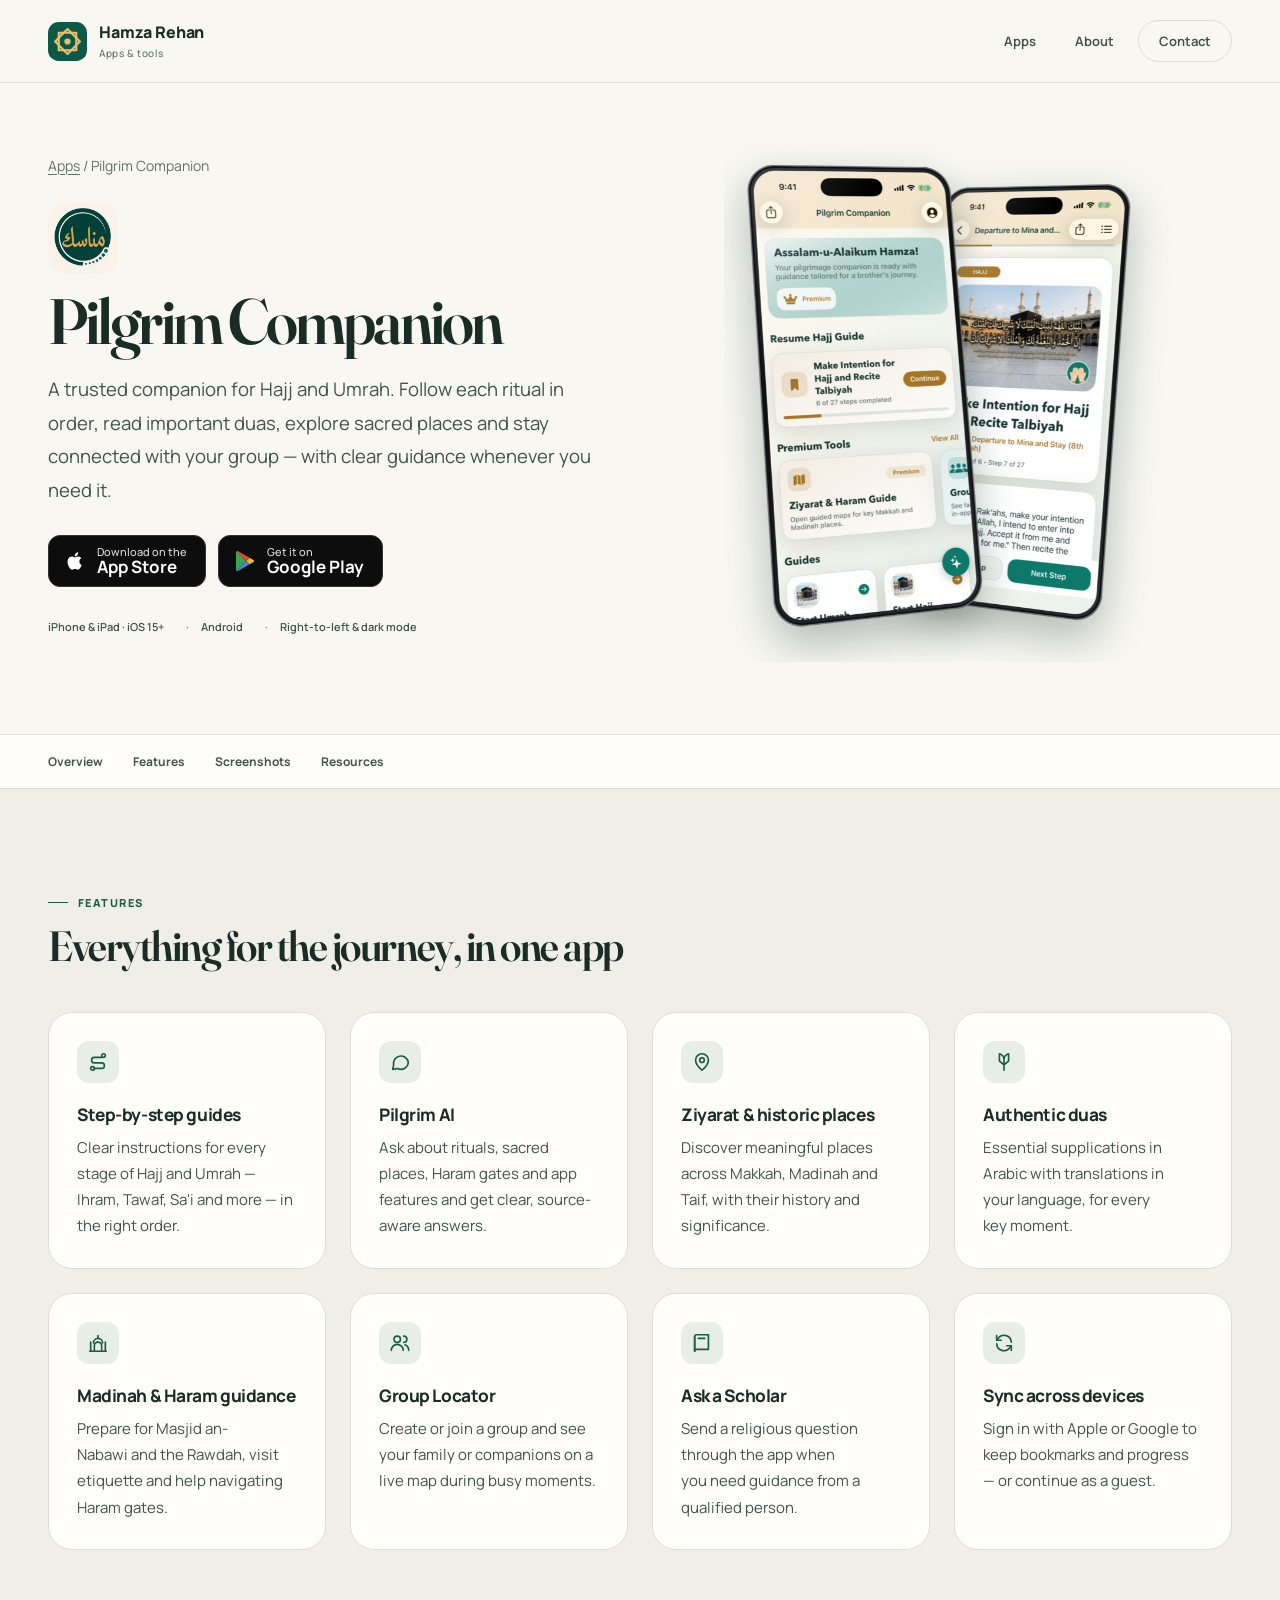
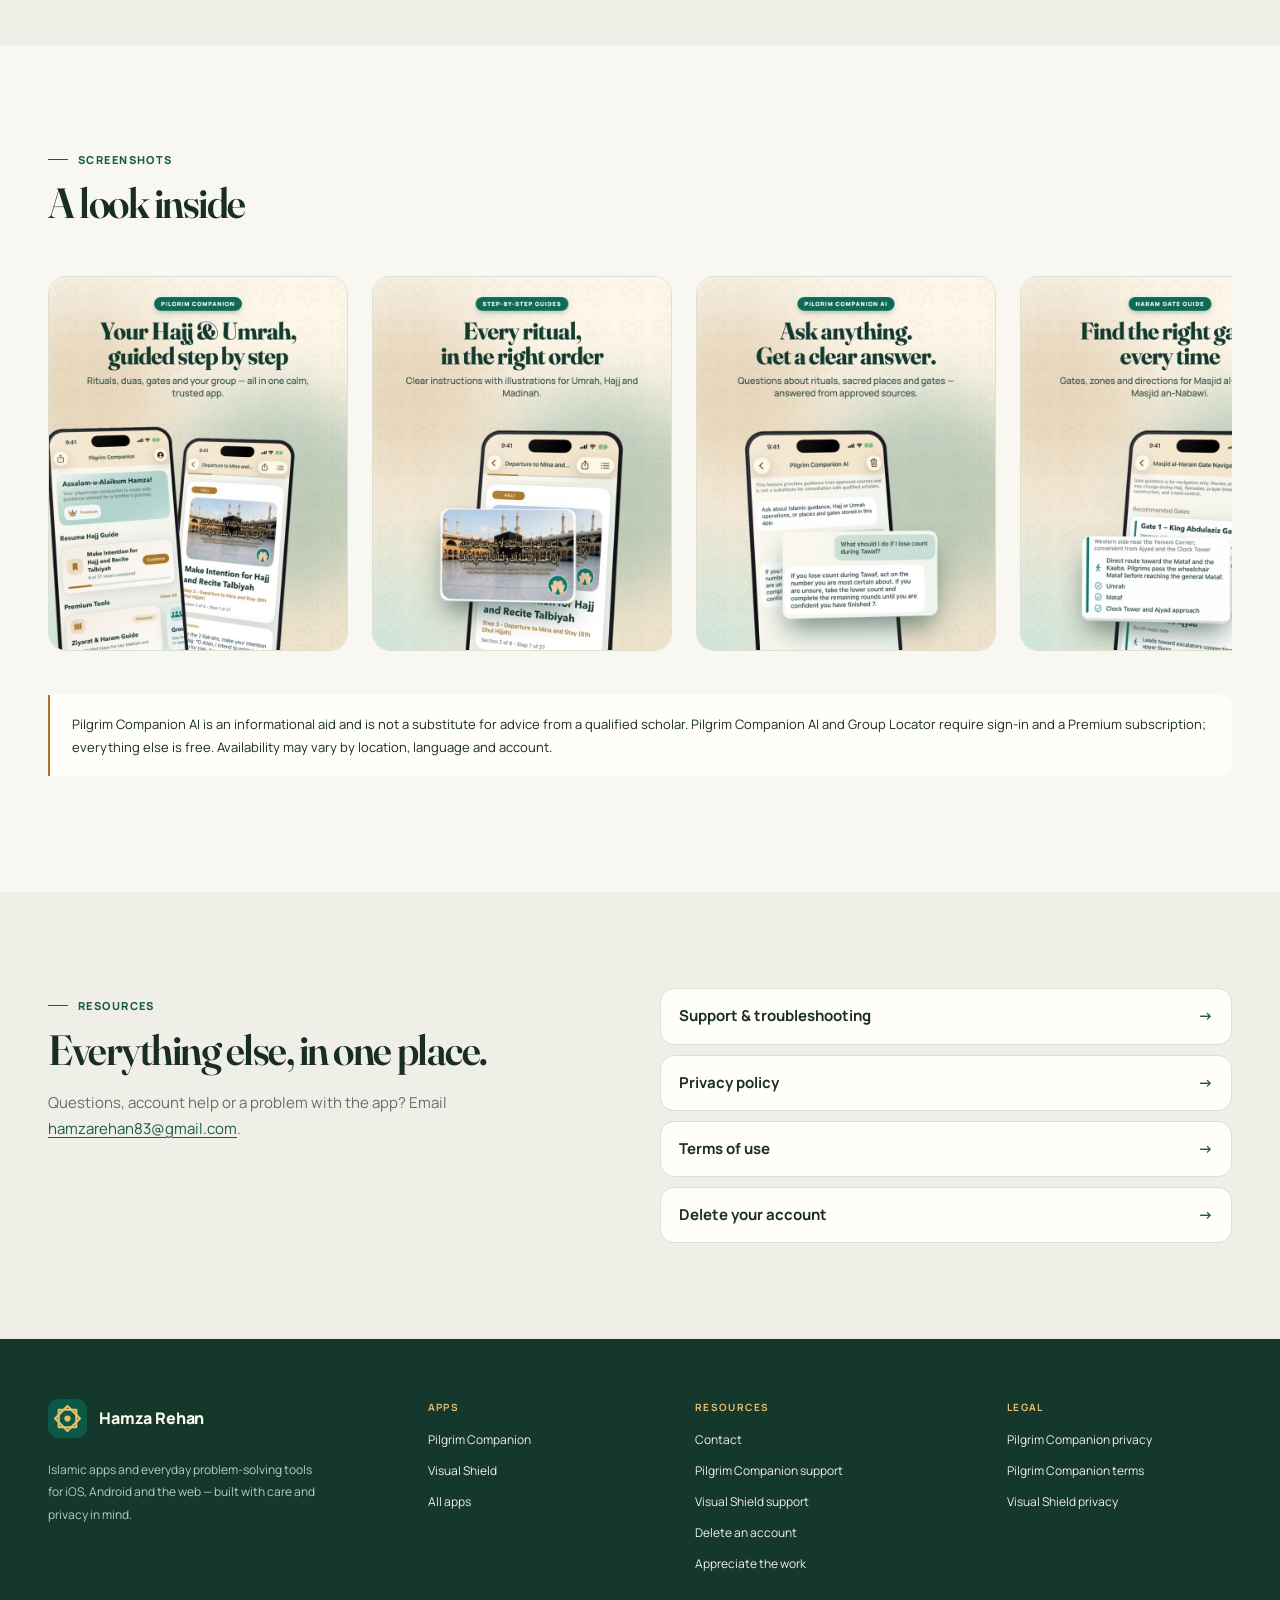
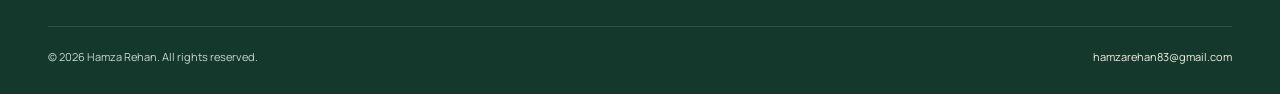
<file: pilgrim-companion/index.html>
<!DOCTYPE html>

<html lang="en">
<head>
<meta charset="utf-8"/>
<meta content="width=device-width, initial-scale=1" name="viewport"/>
<title>Pilgrim Companion — Hajj &amp; Umrah Guide</title>
<meta content="Pilgrim Companion provides step-by-step Umrah and Hajj guidance, duas, Ziyarat places, Pilgrim AI and a group locator. Available on iOS and Android." name="description"/>
<link href="https://hamzarehan.github.io/pilgrim-companion/" rel="canonical"/>
<meta content="#f7f2e8" media="(prefers-color-scheme: light)" name="theme-color"/>
<meta content="#0d1714" media="(prefers-color-scheme: dark)" name="theme-color"/>
<meta content="website" property="og:type"/>
<meta content="Hamza Rehan" property="og:site_name"/>
<meta content="Pilgrim Companion — Hajj &amp; Umrah Guide" property="og:title"/>
<meta content="Pilgrim Companion provides step-by-step Umrah and Hajj guidance, duas, Ziyarat places, Pilgrim AI and a group locator. Available on iOS and Android." property="og:description"/>
<meta content="https://hamzarehan.github.io/pilgrim-companion/" property="og:url"/>
<meta content="https://hamzarehan.github.io/assets/img/pc-og.jpg?v=4" property="og:image"/>
<meta content="https://hamzarehan.github.io/assets/img/pc-og.jpg?v=4" property="og:image:secure_url"/>
<meta content="image/jpeg" property="og:image:type"/>
<meta content="1024" property="og:image:width"/>
<meta content="500" property="og:image:height"/>
<meta content="Pilgrim Companion — Hajj and Umrah guidance for your journey." property="og:image:alt"/>
<meta content="summary_large_image" name="twitter:card"/>

<link href="/assets/img/apple-touch-icon.png?v=2" rel="apple-touch-icon"/>
<link href="https://fonts.googleapis.com" rel="preconnect"/>
<link crossorigin="" href="https://fonts.gstatic.com" rel="preconnect"/>
<link href="https://fonts.googleapis.com/css2?family=Fraunces:ital,opsz,wght@0,9..144,500..700;1,9..144,500..700&amp;family=Manrope:wght@400..800&amp;display=swap" rel="stylesheet"/>
<link href="/assets/css/site.css?v=20261015" rel="stylesheet"/>
<meta content="app-id=6762715430" name="apple-itunes-app"/>
<script type="application/ld+json">{"@context": "https://schema.org", "@type": "MobileApplication", "name": "Pilgrim Companion", "operatingSystem": "iOS, Android", "applicationCategory": "ReferenceApplication", "url": "https://hamzarehan.github.io/pilgrim-companion/", "author": {"@type": "Person", "name": "Hamza Rehan"}, "sameAs": ["https://apps.apple.com/app/id6762715430", "https://play.google.com/store/apps/details?id=com.hamzarehan.pilgrimSolution"]}</script>
<meta content="en_US" property="og:locale"/>
<meta content="Pilgrim Companion — Hajj &amp; Umrah Guide" name="twitter:title"/>
<meta content="Pilgrim Companion provides step-by-step Umrah and Hajj guidance, duas, Ziyarat places, Pilgrim AI and a group locator. Available on iOS and Android." name="twitter:description"/>
<meta content="https://hamzarehan.github.io/assets/img/pc-og.jpg?v=4" name="twitter:image"/>
<meta content="Pilgrim Companion — Hajj and Umrah guidance for your journey." name="twitter:image:alt"/>
<link href="/assets/img/favicon-48-v1.png" rel="icon" sizes="48x48" type="image/png"/>
<link href="/assets/img/favicon.svg?v=2" rel="icon" sizes="any" type="image/svg+xml"/>
</head>
<body>
<a class="skip" href="#main">Skip to content</a>
<header class="site-header">
<nav aria-label="Main" class="wrap nav">
<a class="brand" href="/"><svg aria-hidden="true" class="brand-mark" viewbox="0 0 40 40"><rect fill="#0b5a48" height="40" rx="11" width="40"></rect><g fill="none" stroke="#e9be6c" stroke-linejoin="round" stroke-width="2.2"><rect height="18" width="18" x="11" y="11"></rect><rect height="18" transform="rotate(45 20 20)" width="18" x="11" y="11"></rect></g><circle cx="20" cy="20" fill="#e9be6c" r="3.2"></circle></svg><span>Hamza Rehan<small>Apps &amp; tools</small></span></a>
<div class="nav-links"><a href="/apps/">Apps</a><a class="hide-sm" href="/#about">About</a><a class="nav-contact" href="/contact/">Contact</a></div>
</nav>
</header>
<main id="main">
<section class="product-hero page-intro" id="overview">
<div class="wrap grid-hero">
<div>
<div class="breadcrumb"><a href="/apps/">Apps</a> / Pilgrim Companion</div>
<img alt="Pilgrim Companion app icon" class="app-icon-lg" decoding="async" height="96" src="/assets/img/pilgrim-companion.png" width="96"/>
<h1>Pilgrim Companion</h1>
<p class="lead">A trusted companion for Hajj and Umrah. Follow each ritual in order, read important duas, explore sacred places and stay connected with your group — with clear guidance whenever you need it.</p>
<div class="actions">
<a class="store-badge" href="https://apps.apple.com/app/id6762715430" rel="noopener"><span style="display:contents"><svg aria-hidden="true" fill="currentColor" viewbox="0 0 24 24"><path d="M16.37 12.6c-.02-2.2 1.8-3.26 1.88-3.31-1.03-1.5-2.62-1.7-3.18-1.73-1.35-.14-2.64.8-3.33.8-.69 0-1.74-.78-2.87-.76-1.47.02-2.83.86-3.59 2.18-1.53 2.66-.39 6.6 1.1 8.75.73 1.05 1.6 2.24 2.73 2.2 1.1-.05 1.51-.71 2.84-.71 1.32 0 1.7.71 2.86.69 1.18-.02 1.93-1.07 2.65-2.13.84-1.22 1.18-2.4 1.2-2.46-.03-.01-2.3-.88-2.32-3.5zM14.2 6.13c.6-.73 1.01-1.75.9-2.76-.87.04-1.92.58-2.54 1.31-.56.65-1.05 1.68-.92 2.67.97.08 1.96-.49 2.56-1.22z"></path></svg></span><span><small>Download on the</small>App Store</span></a>
<a class="store-badge" href="https://play.google.com/store/apps/details?id=com.hamzarehan.pilgrimSolution" rel="noopener"><span style="display:contents"><svg aria-hidden="true" viewbox="0 0 24 24"><path d="M3.6 2.3 13.3 12l-9.7 9.7c-.35-.2-.6-.6-.6-1.1V3.4c0-.5.25-.9.6-1.1z" fill="#34a853"></path><path d="m16.6 8.7-3.3 3.3 3.3 3.3 3.8-2.2c.8-.45.8-1.65 0-2.1z" fill="#fbbc04"></path><path d="M3.6 21.7 13.3 12l3.3 3.3-11.3 6.5c-.6.35-1.2.3-1.7-.1z" fill="#4285f4"></path><path d="M3.6 2.3c.5-.4 1.1-.45 1.7-.1l11.3 6.5L13.3 12z" fill="#ea4335"></path></svg></span><span><small>Get it on</small>Google Play</span></a>
</div>
<ul class="facts">
<li>iPhone &amp; iPad · iOS 15+</li>
<li>Android</li>
<li>Right-to-left &amp; dark mode</li>
</ul>
</div>
<img alt="Pilgrim Companion home screen and a step-by-step Hajj guide" class="hero-3d" height="880" src="/assets/img/pc-hero.png?v=4" width="780"/>
</div>
</section><nav aria-label="Pilgrim Companion sections" class="product-nav"><div class="wrap"><a href="#overview">Overview</a><a href="#features">Features</a><a href="#screenshots">Screenshots</a><a href="#resources">Resources</a></div></nav>
<section class="section tinted" id="features">
<div class="wrap">
<div class="section-head"><div><div class="eyebrow">Features</div><h2>Everything for the journey, in one app</h2></div></div>
<div class="grid cols-4">
<div class="card"><div class="icon-chip"><svg aria-hidden="true" fill="none" stroke="currentColor" stroke-linecap="round" stroke-linejoin="round" stroke-width="1.8" viewbox="0 0 24 24"><circle cx="6" cy="19" r="2"></circle><circle cx="18" cy="5" r="2"></circle><path d="M8 19h8a3 3 0 0 0 0-6H8a3 3 0 0 1 0-6h8"></path></svg></div><h3>Step-by-step guides</h3><p>Clear instructions for every stage of Hajj and Umrah — Ihram, Tawaf, Sa'i and more — in the right order.</p></div>
<div class="card"><div class="icon-chip"><svg aria-hidden="true" fill="none" stroke="currentColor" stroke-linecap="round" stroke-linejoin="round" stroke-width="1.8" viewbox="0 0 24 24"><path d="M21 12a8 8 0 0 1-11.6 7.1L4 20l1-4.6A8 8 0 1 1 21 12z"></path></svg></div><h3>Pilgrim AI</h3><p>Ask about rituals, sacred places, Haram gates and app features and get clear, source-aware answers.</p></div>
<div class="card"><div class="icon-chip"><svg aria-hidden="true" fill="none" stroke="currentColor" stroke-linecap="round" stroke-linejoin="round" stroke-width="1.8" viewbox="0 0 24 24"><path d="M12 21s-7-6.2-7-11a7 7 0 0 1 14 0c0 4.8-7 11-7 11z"></path><circle cx="12" cy="10" r="2.5"></circle></svg></div><h3>Ziyarat &amp; historic places</h3><p>Discover meaningful places across Makkah, Madinah and Taif, with their history and significance.</p></div>
<div class="card"><div class="icon-chip"><svg aria-hidden="true" fill="none" stroke="currentColor" stroke-linecap="round" stroke-linejoin="round" stroke-width="1.8" viewbox="0 0 24 24"><path d="M12 21V9M12 9c0-3 2-5 5-6v8l-5 4M12 9c0-3-2-5-5-6v8l5 4"></path></svg></div><h3>Authentic duas</h3><p>Essential supplications in Arabic with translations in your language, for every key moment.</p></div>
<div class="card"><div class="icon-chip"><svg aria-hidden="true" fill="none" stroke="currentColor" stroke-linecap="round" stroke-linejoin="round" stroke-width="1.8" viewbox="0 0 24 24"><path d="M4 21V11M20 21V11M3 21h18M8 21v-6a4 4 0 0 1 8 0v6M7 12a5 5 0 0 1 10 0M12 4v3"></path></svg></div><h3>Madinah &amp; Haram guidance</h3><p>Prepare for Masjid an-Nabawi and the Rawdah, visit etiquette and help navigating Haram gates.</p></div>
<div class="card"><div class="icon-chip"><svg aria-hidden="true" fill="none" stroke="currentColor" stroke-linecap="round" stroke-linejoin="round" stroke-width="1.8" viewbox="0 0 24 24"><circle cx="9" cy="8" r="3.5"></circle><path d="M2.5 20a6.5 6.5 0 0 1 13 0"></path><path d="M16 4.5a3.5 3.5 0 0 1 0 7M21.5 20a6.5 6.5 0 0 0-4-6"></path></svg></div><h3>Group Locator</h3><p>Create or join a group and see your family or companions on a live map during busy moments.</p></div>
<div class="card"><div class="icon-chip"><svg aria-hidden="true" fill="none" stroke="currentColor" stroke-linecap="round" stroke-linejoin="round" stroke-width="1.8" viewbox="0 0 24 24"><path d="M4 5a2 2 0 0 1 2-2h13v16H6a2 2 0 0 0-2 2z"></path><path d="M4 21V5M8 7h7"></path></svg></div><h3>Ask a Scholar</h3><p>Send a religious question through the app when you need guidance from a qualified person.</p></div>
<div class="card"><div class="icon-chip"><svg aria-hidden="true" fill="none" stroke="currentColor" stroke-linecap="round" stroke-linejoin="round" stroke-width="1.8" viewbox="0 0 24 24"><path d="M20 11a8 8 0 0 0-14.3-4.3L4 9M4 13a8 8 0 0 0 14.3 4.3L20 15"></path><path d="M4 4v5h5M20 20v-5h-5"></path></svg></div><h3>Sync across devices</h3><p>Sign in with Apple or Google to keep bookmarks and progress — or continue as a guest.</p></div>
</div>
</div>
</section>
<section class="section" id="screenshots">
<div class="wrap">
<div class="section-head"><div><div class="eyebrow">Screenshots</div><h2>A look inside</h2></div></div>
<div class="gallery">
<img alt="Your Hajj and Umrah, guided step by step" height="900" loading="lazy" src="/assets/img/pc-01-your-hajj-and-umrah-companion.jpg?v=4" width="720"/>
<img alt="Every ritual in the right order" height="900" loading="lazy" src="/assets/img/pc-02-every-ritual-step-by-step.jpg?v=4" width="720"/>
<img alt="Ask Pilgrim Companion AI" height="900" loading="lazy" src="/assets/img/pc-03-ask-pilgrim-ai.jpg?v=4" width="720"/>
<img alt="Find the right Haram gate" height="900" loading="lazy" src="/assets/img/pc-04-find-the-right-haram-gate.jpg?v=4" width="720"/>
<img alt="From your hotel to the nearest gate" height="900" loading="lazy" src="/assets/img/pc-05-hotel-to-nearest-gate.jpg?v=4" width="720"/>
<img alt="Duas in Arabic with their meaning" height="900" loading="lazy" src="/assets/img/pc-06-duas-in-arabic-with-meaning.jpg?v=4" width="720"/>
<img alt="Discover sacred places" height="900" loading="lazy" src="/assets/img/pc-07-discover-sacred-places.jpg?v=4" width="720"/>
<img alt="Group Locator" height="900" loading="lazy" src="/assets/img/pc-08-never-lose-your-group.jpg?v=4" width="720"/>
<img alt="Madinah and Rawdah guide" height="900" loading="lazy" src="/assets/img/pc-09-madinah-and-rawdah.jpg?v=4" width="720"/>
</div>
<p class="notice small">Pilgrim Companion AI is an informational aid and is not a substitute for advice from a qualified scholar. Pilgrim Companion AI and Group Locator require sign-in and a Premium subscription; everything else is free. Availability may vary by location, language and account.</p>
</div>
</section>
<section class="section tinted" id="resources">
<div class="wrap grid cols-2" style="align-items:start;gap:40px">
<div>
<div class="eyebrow">Resources</div>
<h2>Everything else, in one place.</h2>
<p class="muted">Questions, account help or a problem with the app? Email <a href="mailto:hamzarehan83@gmail.com?subject=Pilgrim%20Companion%20support">hamzarehan83@gmail.com</a>.</p>
</div>
<ul class="link-list">
<li><a href="/support.html">Support &amp; troubleshooting</a></li>
<li><a href="/privacy-policy.html">Privacy policy</a></li>
<li><a href="/terms-of-use.html">Terms of use</a></li>
<li><a href="/delete-account.html">Delete your account</a></li>
</ul>
</div>
</section>
</main>
<footer class="site-footer">
<div class="wrap">
<div class="footer-grid">
<div class="footer-brand">
<a class="brand" href="/"><svg aria-hidden="true" class="brand-mark" viewbox="0 0 40 40"><rect fill="#0b5a48" height="40" rx="11" width="40"></rect><g fill="none" stroke="#e9be6c" stroke-linejoin="round" stroke-width="2.2"><rect height="18" width="18" x="11" y="11"></rect><rect height="18" transform="rotate(45 20 20)" width="18" x="11" y="11"></rect></g><circle cx="20" cy="20" fill="#e9be6c" r="3.2"></circle></svg><span>Hamza Rehan</span></a>
<p>Islamic apps and everyday problem-solving tools for iOS, Android and the web — built with care and privacy in mind.</p>
</div>
<div>
<h4>Apps</h4>
<ul>
<li><a href="/pilgrim-companion/">Pilgrim Companion</a></li>
<li><a href="/visual-shield/">Visual Shield</a></li>
<li><a href="/apps/">All apps</a></li>
</ul>
</div>
<div>
<h4>Resources</h4>
<ul>
<li><a href="/contact/">Contact</a></li>
<li><a href="/support.html">Pilgrim Companion support</a></li>
<li><a href="/visual-shield/support.html">Visual Shield support</a></li>
<li><a href="/delete-account.html">Delete an account</a></li>
<li><a href="/gift/">Appreciate the work</a></li>
</ul>
</div>
<div>
<h4>Legal</h4>
<ul>
<li><a href="/privacy-policy.html">Pilgrim Companion privacy</a></li>
<li><a href="/terms-of-use.html">Pilgrim Companion terms</a></li>
<li><a href="/visual-shield/privacy.html">Visual Shield privacy</a></li>
</ul>
</div>
</div>
<div class="footer-bottom">
<span>© 2026 Hamza Rehan. All rights reserved.</span>
<a href="mailto:hamzarehan83@gmail.com">hamzarehan83@gmail.com</a>
</div>
</div>
</footer>
</body>
</html>
</file>
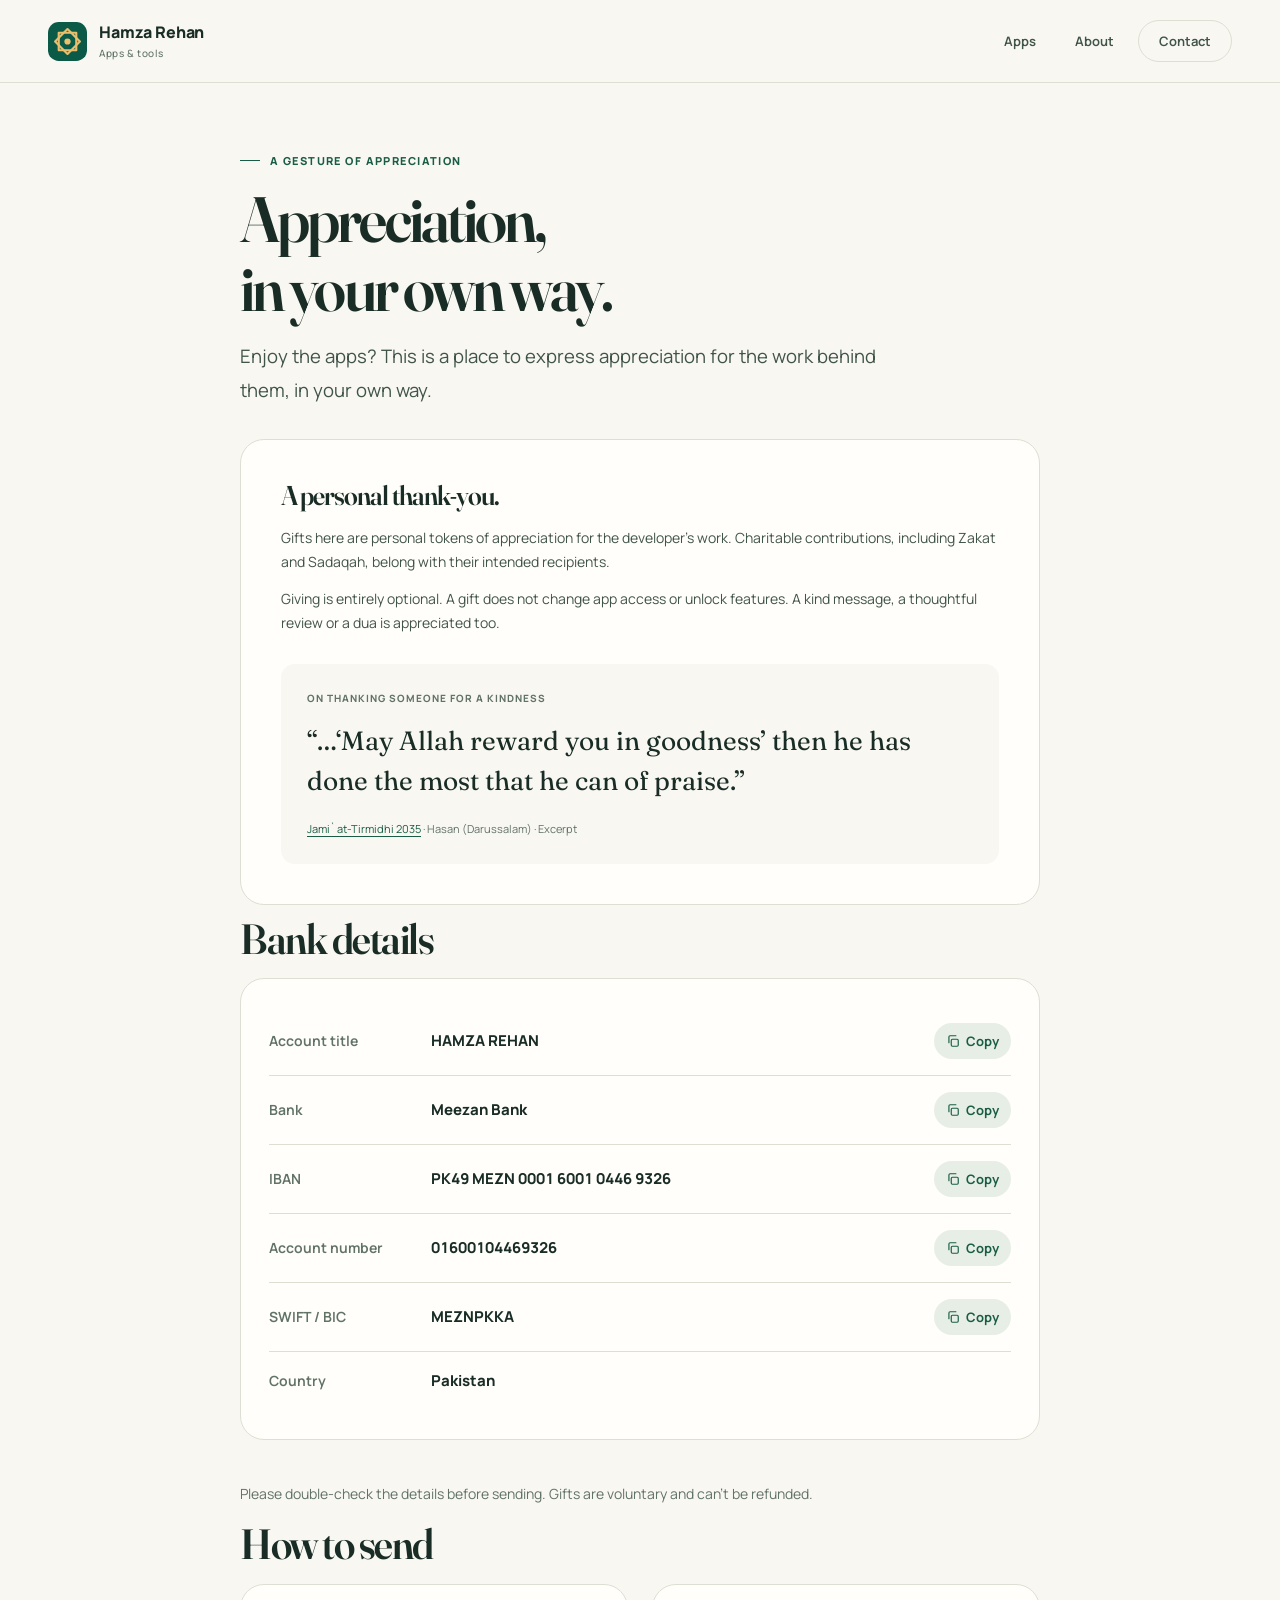
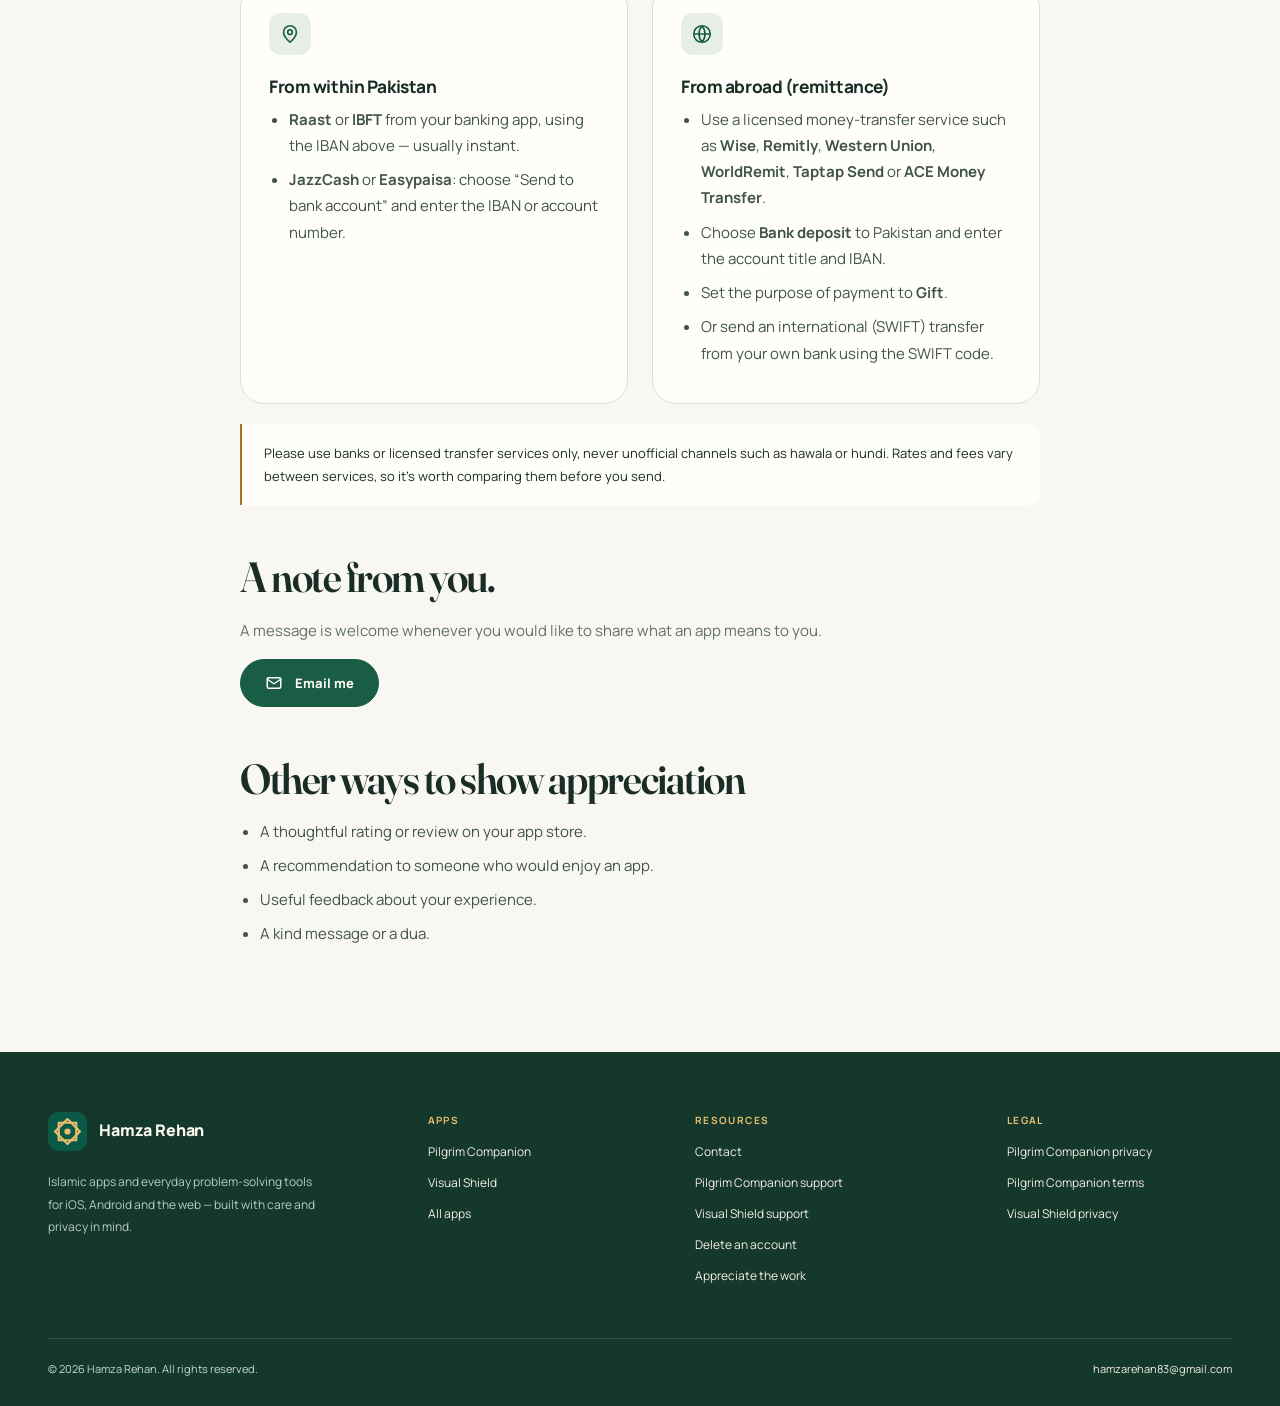
<file: tip/index.html>
<!DOCTYPE html>

<html lang="en">
<head>
<meta charset="utf-8"/>
<title>Appreciate the work — Hamza Rehan</title>
<meta content="noindex" name="robots"/>
<link href="https://hamzarehan.github.io/gift/" rel="canonical"/>
<meta content="0; url=/gift/" http-equiv="refresh"/>
<script>location.replace('/gift/' + location.search + location.hash);</script>
<meta content="website" property="og:type"/>
<meta content="Hamza Rehan" property="og:site_name"/>
<meta content="Appreciate the work — Hamza Rehan" property="og:title"/>
<meta content="A personal gesture of appreciation for the work behind Pilgrim Companion and Visual Shield." property="og:description"/>
<meta content="https://hamzarehan.github.io/gift/" property="og:url"/>
<meta content="en_US" property="og:locale"/>
<meta content="https://hamzarehan.github.io/assets/social/appreciation-preview-v1.jpg" property="og:image"/>
<meta content="https://hamzarehan.github.io/assets/social/appreciation-preview-v1.jpg" property="og:image:secure_url"/>
<meta content="image/jpeg" property="og:image:type"/>
<meta content="1200" property="og:image:width"/>
<meta content="630" property="og:image:height"/>
<meta content="Hamza Rehan — Appreciation, in your own way." property="og:image:alt"/>
<meta content="summary_large_image" name="twitter:card"/>
<meta content="Appreciate the work — Hamza Rehan" name="twitter:title"/>
<meta content="A personal gesture of appreciation for the work behind Pilgrim Companion and Visual Shield." name="twitter:description"/>
<meta content="https://hamzarehan.github.io/assets/social/appreciation-preview-v1.jpg" name="twitter:image"/>
<meta content="Hamza Rehan — Appreciation, in your own way." name="twitter:image:alt"/>
<link href="/assets/img/favicon-48-v1.png" rel="icon" sizes="48x48" type="image/png"/>
<link href="/assets/img/favicon.svg?v=2" rel="icon" sizes="any" type="image/svg+xml"/>
</head>
<body><p><a href="/gift/">Appreciate the work</a></p></body>
</html>
</file>
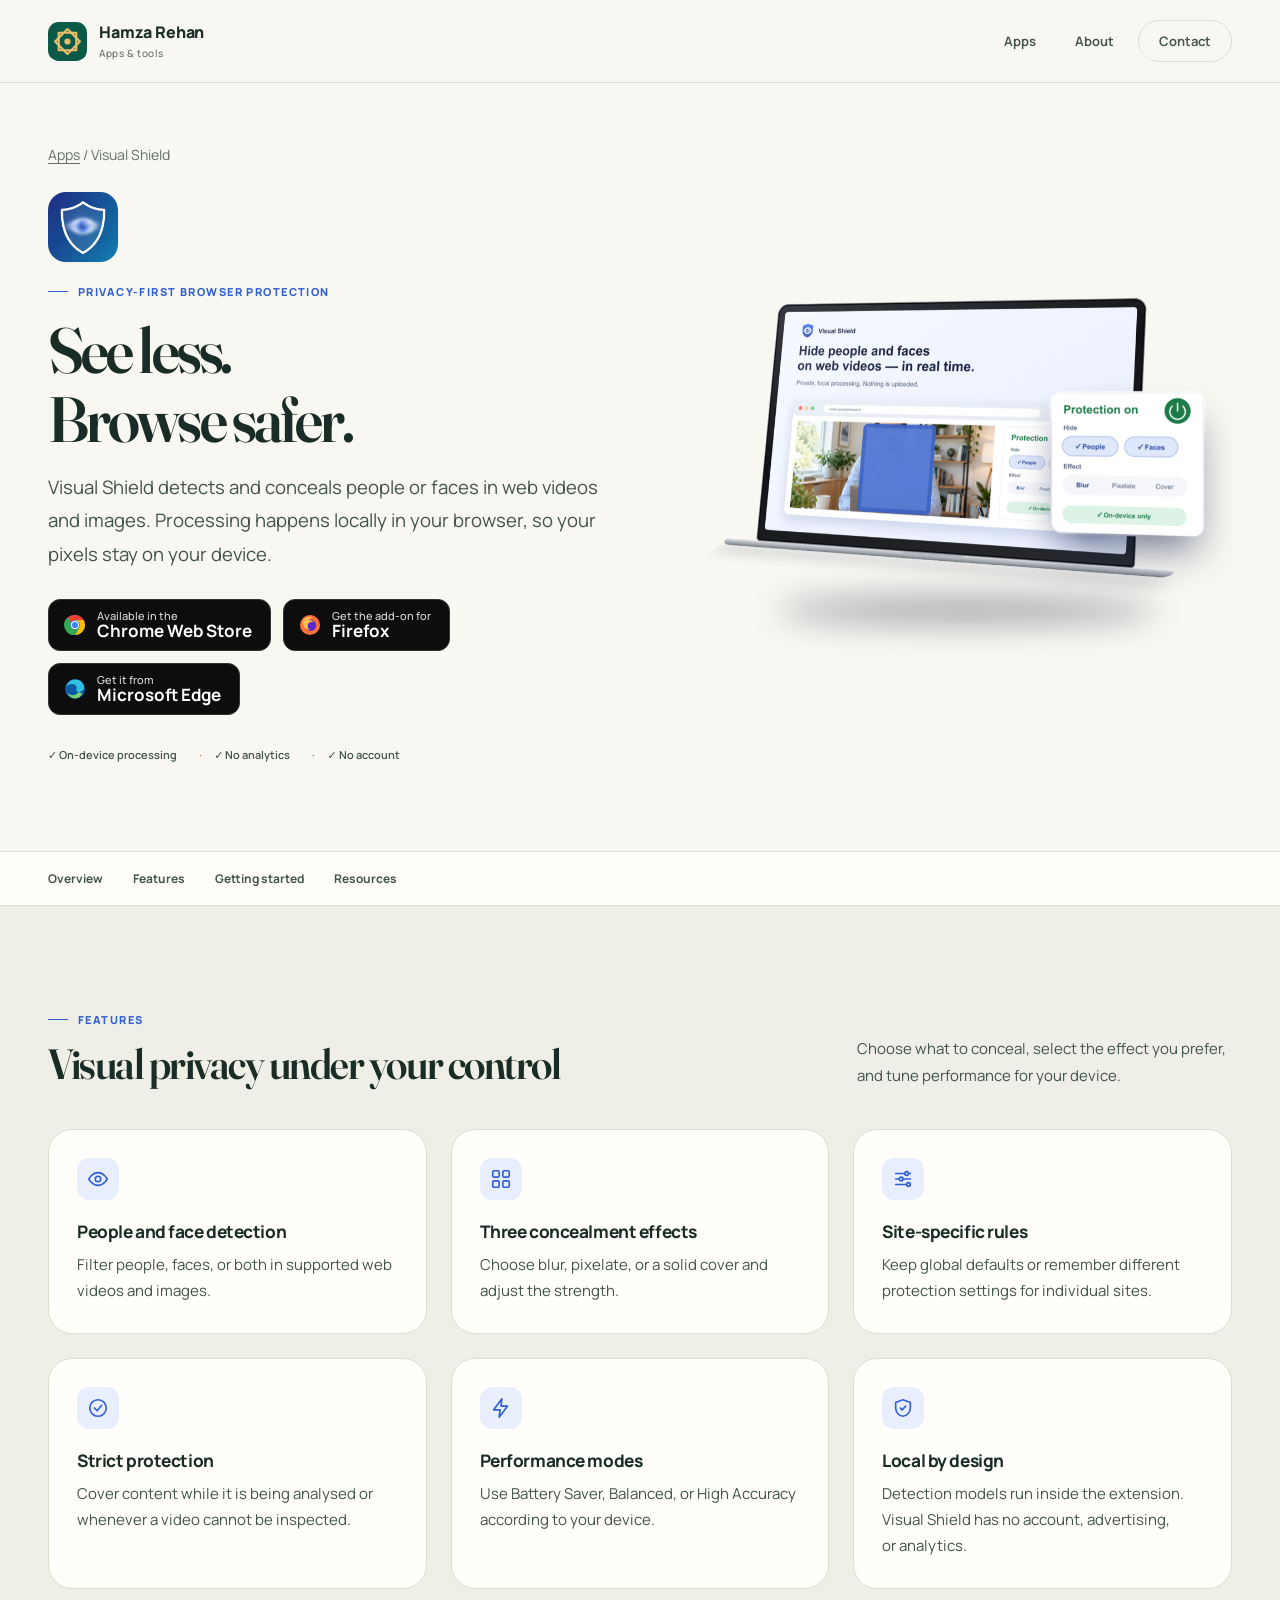
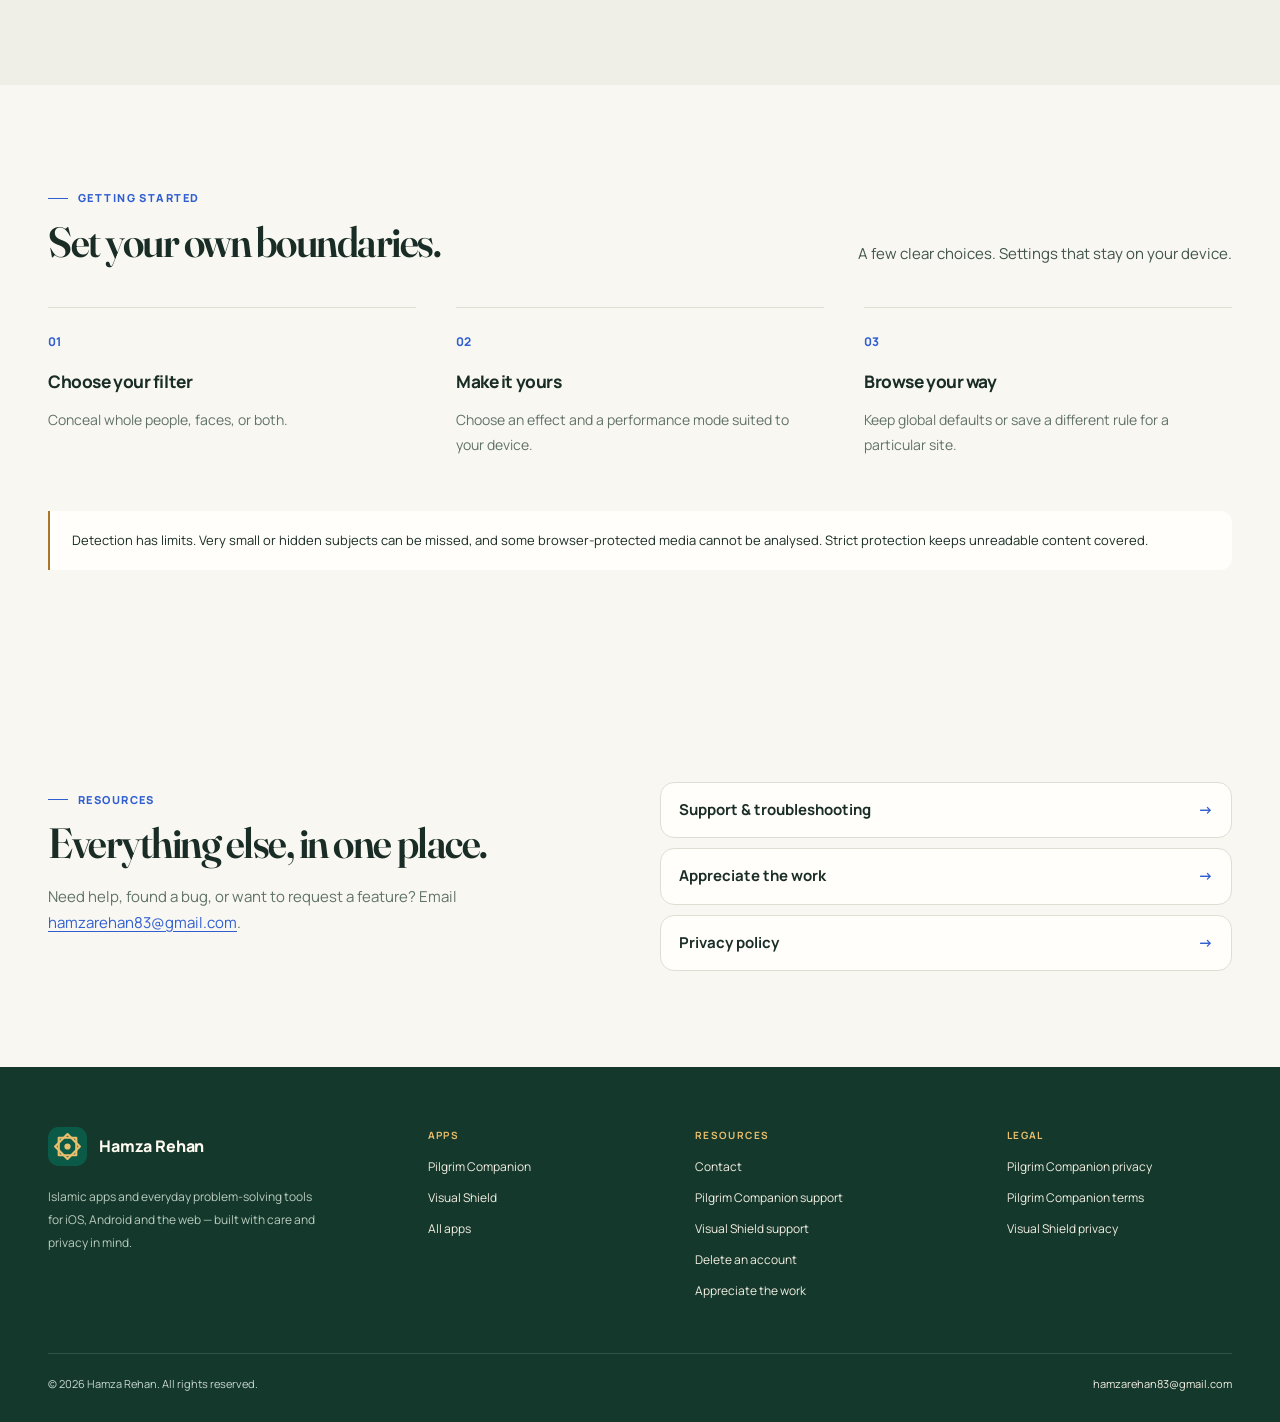
<file: visual-shield/index.html>
<!DOCTYPE html>

<html lang="en">
<head>
<meta charset="utf-8"/>
<meta content="width=device-width, initial-scale=1" name="viewport"/>
<title>Visual Shield — Private visual filtering</title>
<meta content="Visual Shield is a privacy-first browser extension that detects and conceals people and faces locally on your device." name="description"/>
<link href="https://hamzarehan.github.io/visual-shield/" rel="canonical"/>
<meta content="#f7f2e8" media="(prefers-color-scheme: light)" name="theme-color"/>
<meta content="#0d1714" media="(prefers-color-scheme: dark)" name="theme-color"/>
<meta content="website" property="og:type"/>
<meta content="Hamza Rehan" property="og:site_name"/>
<meta content="Visual Shield — Private visual filtering" property="og:title"/>
<meta content="Visual Shield is a privacy-first browser extension that detects and conceals people and faces locally on your device." property="og:description"/>
<meta content="https://hamzarehan.github.io/visual-shield/" property="og:url"/>
<meta content="https://hamzarehan.github.io/assets/social/visual-shield-preview-v1.jpg" property="og:image"/>
<meta content="https://hamzarehan.github.io/assets/social/visual-shield-preview-v1.jpg" property="og:image:secure_url"/>
<meta content="image/jpeg" property="og:image:type"/>
<meta content="1200" property="og:image:width"/>
<meta content="630" property="og:image:height"/>
<meta content="Visual Shield — Your browsing. Your boundaries." property="og:image:alt"/>
<meta content="summary_large_image" name="twitter:card"/>

<link href="/assets/img/apple-touch-icon.png?v=2" rel="apple-touch-icon"/>
<link href="https://fonts.googleapis.com" rel="preconnect"/>
<link crossorigin="" href="https://fonts.gstatic.com" rel="preconnect"/>
<link href="https://fonts.googleapis.com/css2?family=Fraunces:ital,opsz,wght@0,9..144,500..700;1,9..144,500..700&amp;family=Manrope:wght@400..800&amp;display=swap" rel="stylesheet"/>
<link href="/assets/css/site.css?v=20261015" rel="stylesheet"/>

<meta content="en_US" property="og:locale"/>
<meta content="Visual Shield — Private visual filtering" name="twitter:title"/>
<meta content="Visual Shield is a privacy-first browser extension that detects and conceals people and faces locally on your device." name="twitter:description"/>
<meta content="https://hamzarehan.github.io/assets/social/visual-shield-preview-v1.jpg" name="twitter:image"/>
<meta content="Visual Shield — Your browsing. Your boundaries." name="twitter:image:alt"/>
<link href="/assets/img/favicon-48-v1.png" rel="icon" sizes="48x48" type="image/png"/>
<link href="/assets/img/favicon.svg?v=2" rel="icon" sizes="any" type="image/svg+xml"/>
</head>
<body class="theme-shield">
<a class="skip" href="#main">Skip to content</a>
<header class="site-header">
<nav aria-label="Main" class="wrap nav">
<a class="brand" href="/"><svg aria-hidden="true" class="brand-mark" viewbox="0 0 40 40"><rect fill="#0b5a48" height="40" rx="11" width="40"></rect><g fill="none" stroke="#e9be6c" stroke-linejoin="round" stroke-width="2.2"><rect height="18" width="18" x="11" y="11"></rect><rect height="18" transform="rotate(45 20 20)" width="18" x="11" y="11"></rect></g><circle cx="20" cy="20" fill="#e9be6c" r="3.2"></circle></svg><span>Hamza Rehan<small>Apps &amp; tools</small></span></a>
<div class="nav-links"><a href="/apps/">Apps</a><a class="hide-sm" href="/#about">About</a><a class="nav-contact" href="/contact/">Contact</a></div>
</nav>
</header>
<main id="main">
<section class="product-hero page-intro" id="overview">
<div class="wrap grid-hero">
<div>
<div class="breadcrumb"><a href="/apps/">Apps</a> / Visual Shield</div>
<img alt="Visual Shield icon" class="app-icon-lg" decoding="async" height="96" src="/assets/img/visual-shield.png" width="96"/>
<div class="eyebrow" style="margin-top:20px">Privacy-first browser protection</div>
<h1>See less.<br/>Browse safer.</h1>
<p class="lead">Visual Shield detects and conceals people or faces in web videos and images. Processing happens locally in your browser, so your pixels stay on your device.</p>
<div class="actions">
<a class="store-badge" href="https://chromewebstore.google.com/detail/bgonocnalbiidggjbneijdajokbhemfj" rel="noopener"><span style="display:contents"><svg aria-hidden="true" viewbox="0 0 24 24"><circle cx="12" cy="12" fill="#4285f4" r="10"></circle><path d="M12 2a10 10 0 0 1 8.66 5H12a5 5 0 0 0-4.33 2.5L4.5 4.6A10 10 0 0 1 12 2z" fill="#ea4335"></path><path d="M20.66 7A10 10 0 0 1 12 22l4.33-7.5A5 5 0 0 0 16.33 9.5 5 5 0 0 0 12 7z" fill="#fbbc04"></path><path d="M12 22A10 10 0 0 1 4.5 4.6l3.17 5.4A5 5 0 0 0 16.33 14.5z" fill="#34a853"></path><circle cx="12" cy="12" fill="#fff" r="4"></circle><circle cx="12" cy="12" fill="#4285f4" r="3.1"></circle></svg></span><span><small>Available in the</small>Chrome Web Store</span></a>
<a class="store-badge" href="https://addons.mozilla.org/firefox/addon/visual-shield-blur-people-face/" rel="noopener"><span style="display:contents"><svg aria-hidden="true" viewbox="0 0 24 24"><circle cx="12" cy="12" fill="#ff7139" r="10"></circle><circle cx="12.6" cy="12.4" fill="#592acb" r="5.6"></circle><path d="M5 7.5c1.6-3 5.6-4.6 9.3-3.2-2.2.4-3.3 1.7-3.6 3 1.9-.5 4 .3 4.8 2.2-2-.9-4.6-.2-5.6 1.9-.9 2 .2 4.6 2.6 5.3-3.7.6-7.3-2.2-7.6-5.9-.1-1.2 0-2.3.1-3.3z" fill="#ffbd4f"></path></svg></span><span><small>Get the add-on for</small>Firefox</span></a>
<a class="store-badge" href="https://microsoftedge.microsoft.com/addons/detail/fonmeaklicploaoegdbdllgklalcaake" rel="noopener"><span style="display:contents"><svg aria-hidden="true" viewbox="0 0 24 24"><circle cx="12" cy="12" fill="#0c59a4" r="10"></circle><path d="M3.2 10.6C4 6 7.6 2.6 12.2 2.6c5 0 8.8 3.6 8.8 7.9 0 2.6-2.1 4.4-4.7 4.4-1.6 0-3.1-.7-3.1-1.9 0-.6.6-1 .6-2.2 0-2-2.1-3.7-4.6-3.7-2.8 0-5.2 1.4-6 3.5z" fill="#2fc2df"></path><path d="M13.6 21.3c-4.4.6-8.4-2.4-9.6-6.4 1.6 2.4 4.4 3.6 7.2 3.2 2.3-.3 3.9-1.8 4.6-3.3.5 1.1 2.1 1.7 3.5 1.4-1.2 2.7-3.5 4.7-5.7 5.1z" fill="#7cd36b"></path></svg></span><span><small>Get it from</small>Microsoft Edge</span></a>
<!-- Mac App Store (Safari): uncomment once app 6819669610 is live.
            <a class="store-badge" href="https://apps.apple.com/app/id6819669610" rel="noopener"><span style="display:contents"><svg viewBox="0 0 24 24" aria-hidden="true"><path fill="currentColor" d="M16.4 12.6c0-2.4 2-3.5 2-3.6-1.1-1.6-2.8-1.8-3.4-1.8-1.4-.2-2.8.8-3.5.8-.7 0-1.8-.8-3-.8-1.5 0-3 .9-3.8 2.3-1.6 2.8-.4 7 1.2 9.3.8 1.1 1.7 2.4 2.9 2.3 1.2 0 1.6-.7 3-.7s1.8.7 3 .7c1.3 0 2.1-1.1 2.8-2.3.9-1.3 1.3-2.6 1.3-2.6s-2.5-1-2.5-3.6zM14.2 5.7c.6-.8 1.1-1.9 1-3-.9 0-2.1.6-2.7 1.4-.6.7-1.1 1.8-1 2.9 1 .1 2.1-.5 2.7-1.3z"/></svg></span><span><small>Download on the</small>Mac App Store</span></a>
            -->
</div>
<ul class="facts"><li>✓ On-device processing</li><li>✓ No analytics</li><li>✓ No account</li></ul>
</div>
<img alt="Visual Shield hiding a person in a browser video, with the extension’s protection panel" class="hero-3d" height="714" src="assets/vs-hero.png?v=4" style="max-width:640px" width="1000"/>
</div>
</section><nav aria-label="Visual Shield sections" class="product-nav"><div class="wrap"><a href="#overview">Overview</a><a href="#features">Features</a><a href="#getting-started">Getting started</a><a href="#resources">Resources</a></div></nav>
<section class="section tinted" id="features">
<div class="wrap">
<div class="section-head"><div><div class="eyebrow">Features</div><h2>Visual privacy under your control</h2></div>
<p>Choose what to conceal, select the effect you prefer, and tune performance for your device.</p></div>
<div class="grid cols-3">
<div class="card"><div class="icon-chip"><svg aria-hidden="true" fill="none" stroke="currentColor" stroke-linecap="round" stroke-linejoin="round" stroke-width="1.8" viewbox="0 0 24 24"><path d="M2 12s3.6-7 10-7 10 7 10 7-3.6 7-10 7S2 12 2 12z"></path><circle cx="12" cy="12" r="3"></circle></svg></div><h3>People and face detection</h3><p>Filter people, faces, or both in supported web videos and images.</p></div>
<div class="card"><div class="icon-chip"><svg aria-hidden="true" fill="none" stroke="currentColor" stroke-linecap="round" stroke-linejoin="round" stroke-width="1.8" viewbox="0 0 24 24"><rect height="7" rx="1.5" width="7" x="3" y="3"></rect><rect height="7" rx="1.5" width="7" x="14" y="3"></rect><rect height="7" rx="1.5" width="7" x="3" y="14"></rect><rect height="7" rx="1.5" width="7" x="14" y="14"></rect></svg></div><h3>Three concealment effects</h3><p>Choose blur, pixelate, or a solid cover and adjust the strength.</p></div>
<div class="card"><div class="icon-chip"><svg aria-hidden="true" fill="none" stroke="currentColor" stroke-linecap="round" stroke-linejoin="round" stroke-width="1.8" viewbox="0 0 24 24"><path d="M4 6h10M18 6h2M4 12h4M12 12h8M4 18h12M20 18h0"></path><circle cx="16" cy="6" r="2"></circle><circle cx="10" cy="12" r="2"></circle><circle cx="18" cy="18" r="2"></circle></svg></div><h3>Site-specific rules</h3><p>Keep global defaults or remember different protection settings for individual sites.</p></div>
<div class="card"><div class="icon-chip"><svg aria-hidden="true" fill="none" stroke="currentColor" stroke-linecap="round" stroke-linejoin="round" stroke-width="1.8" viewbox="0 0 24 24"><circle cx="12" cy="12" r="9"></circle><path d="m8 12 3 3 5-6"></path></svg></div><h3>Strict protection</h3><p>Cover content while it is being analysed or whenever a video cannot be inspected.</p></div>
<div class="card"><div class="icon-chip"><svg aria-hidden="true" fill="none" stroke="currentColor" stroke-linecap="round" stroke-linejoin="round" stroke-width="1.8" viewbox="0 0 24 24"><path d="M13 2 4 14h7l-1 8 9-12h-7z"></path></svg></div><h3>Performance modes</h3><p>Use Battery Saver, Balanced, or High Accuracy according to your device.</p></div>
<div class="card"><div class="icon-chip"><svg aria-hidden="true" fill="none" stroke="currentColor" stroke-linecap="round" stroke-linejoin="round" stroke-width="1.8" viewbox="0 0 24 24"><path d="M12 3 4 6v6c0 4.5 3.4 8.3 8 9 4.6-.7 8-4.5 8-9V6z"></path><path d="m9 12 2 2 4-4"></path></svg></div><h3>Local by design</h3><p>Detection models run inside the extension. Visual Shield has no account, advertising, or analytics.</p></div>
</div>
</div>
</section><section class="section" id="getting-started"><div class="wrap"><div class="section-head"><div><div class="eyebrow">Getting started</div><h2>Set your own boundaries.</h2></div><p>A few clear choices. Settings that stay on your device.</p></div><ol class="process-grid"><li><span class="step-number">01</span><h3>Choose your filter</h3><p>Conceal whole people, faces, or both.</p></li><li><span class="step-number">02</span><h3>Make it yours</h3><p>Choose an effect and a performance mode suited to your device.</p></li><li><span class="step-number">03</span><h3>Browse your way</h3><p>Keep global defaults or save a different rule for a particular site.</p></li></ol><p class="notice small">Detection has limits. Very small or hidden subjects can be missed, and some browser-protected media cannot be analysed. Strict protection keeps unreadable content covered.</p></div></section>
<section class="section" id="resources">
<div class="wrap grid cols-2" style="align-items:start;gap:40px">
<div>
<div class="eyebrow">Resources</div>
<h2>Everything else, in one place.</h2>
<p class="muted">Need help, found a bug, or want to request a feature? Email <a href="mailto:hamzarehan83@gmail.com?subject=Visual%20Shield%20Support">hamzarehan83@gmail.com</a>.</p>
</div>
<ul class="link-list">
<li><a href="support.html">Support &amp; troubleshooting</a></li>
<li><a href="/gift/">Appreciate the work</a></li>
<li><a href="privacy.html">Privacy policy</a></li>
</ul>
</div>
</section>
</main>
<footer class="site-footer">
<div class="wrap">
<div class="footer-grid">
<div class="footer-brand">
<a class="brand" href="/"><svg aria-hidden="true" class="brand-mark" viewbox="0 0 40 40"><rect fill="#0b5a48" height="40" rx="11" width="40"></rect><g fill="none" stroke="#e9be6c" stroke-linejoin="round" stroke-width="2.2"><rect height="18" width="18" x="11" y="11"></rect><rect height="18" transform="rotate(45 20 20)" width="18" x="11" y="11"></rect></g><circle cx="20" cy="20" fill="#e9be6c" r="3.2"></circle></svg><span>Hamza Rehan</span></a>
<p>Islamic apps and everyday problem-solving tools for iOS, Android and the web — built with care and privacy in mind.</p>
</div>
<div>
<h4>Apps</h4>
<ul>
<li><a href="/pilgrim-companion/">Pilgrim Companion</a></li>
<li><a href="/visual-shield/">Visual Shield</a></li>
<li><a href="/apps/">All apps</a></li>
</ul>
</div>
<div>
<h4>Resources</h4>
<ul>
<li><a href="/contact/">Contact</a></li>
<li><a href="/support.html">Pilgrim Companion support</a></li>
<li><a href="/visual-shield/support.html">Visual Shield support</a></li>
<li><a href="/delete-account.html">Delete an account</a></li>
<li><a href="/gift/">Appreciate the work</a></li>
</ul>
</div>
<div>
<h4>Legal</h4>
<ul>
<li><a href="/privacy-policy.html">Pilgrim Companion privacy</a></li>
<li><a href="/terms-of-use.html">Pilgrim Companion terms</a></li>
<li><a href="/visual-shield/privacy.html">Visual Shield privacy</a></li>
</ul>
</div>
</div>
<div class="footer-bottom">
<span>© 2026 Hamza Rehan. All rights reserved.</span>
<a href="mailto:hamzarehan83@gmail.com">hamzarehan83@gmail.com</a>
</div>
</div>
</footer>
</body>
</html>
</file>
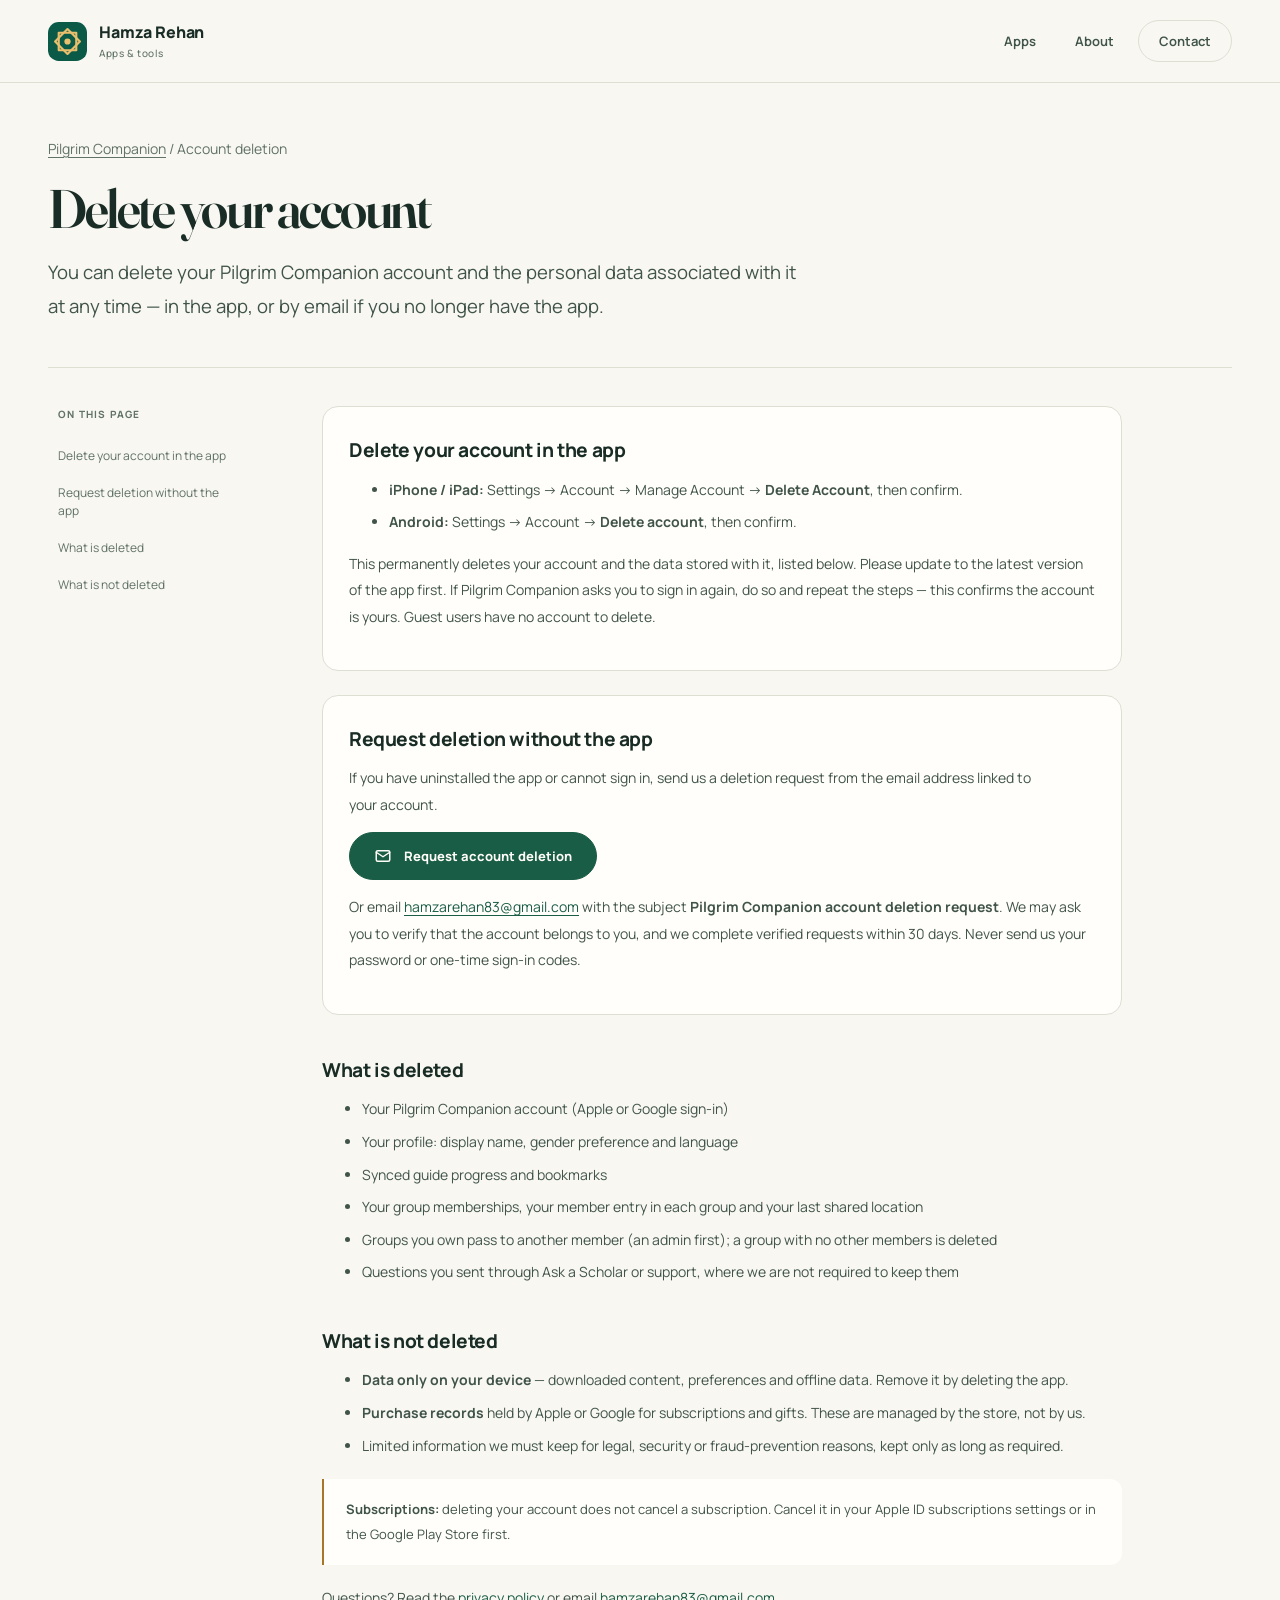
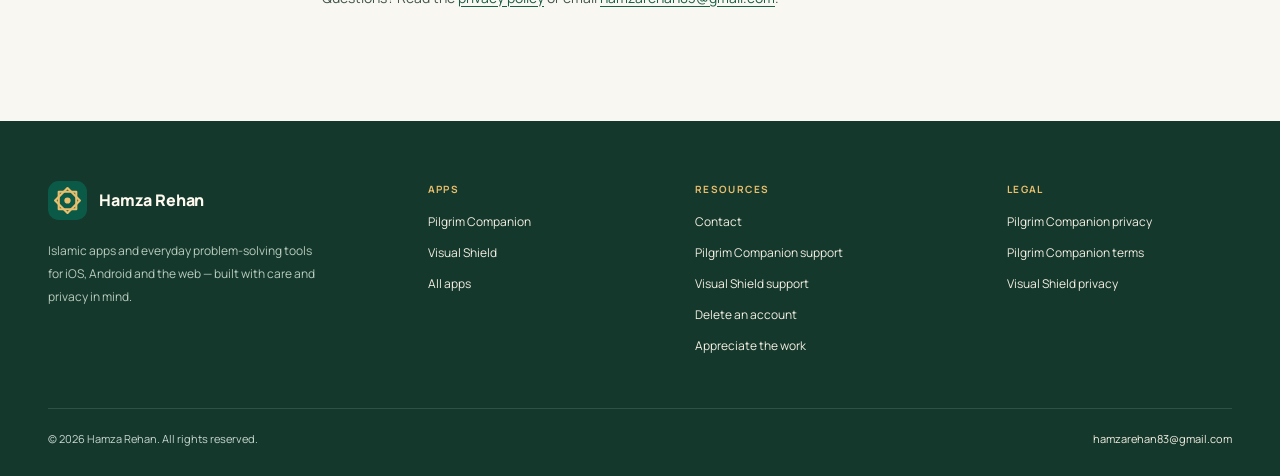
<file: delete-account.html>
<!DOCTYPE html>

<html lang="en">
<head>
<meta charset="utf-8"/>
<meta content="width=device-width, initial-scale=1" name="viewport"/>
<title>Account Deletion | Pilgrim Companion</title>
<meta content="Request deletion of your Pilgrim Companion account and associated data." name="description"/>
<link href="https://hamzarehan.github.io/delete-account.html" rel="canonical"/>
<meta content="#f7f2e8" media="(prefers-color-scheme: light)" name="theme-color"/>
<meta content="#0d1714" media="(prefers-color-scheme: dark)" name="theme-color"/>
<meta content="website" property="og:type"/>
<meta content="Hamza Rehan" property="og:site_name"/>
<meta content="Account Deletion | Pilgrim Companion" property="og:title"/>
<meta content="Request deletion of your Pilgrim Companion account and associated data." property="og:description"/>
<meta content="https://hamzarehan.github.io/delete-account.html" property="og:url"/>
<meta content="https://hamzarehan.github.io/assets/img/pc-og.jpg?v=4" property="og:image"/>
<meta content="https://hamzarehan.github.io/assets/img/pc-og.jpg?v=4" property="og:image:secure_url"/>
<meta content="image/jpeg" property="og:image:type"/>
<meta content="1024" property="og:image:width"/>
<meta content="500" property="og:image:height"/>
<meta content="Pilgrim Companion — Hajj and Umrah guidance for your journey." property="og:image:alt"/>
<meta content="summary_large_image" name="twitter:card"/>

<link href="/assets/img/apple-touch-icon.png?v=2" rel="apple-touch-icon"/>
<link href="https://fonts.googleapis.com" rel="preconnect"/>
<link crossorigin="" href="https://fonts.gstatic.com" rel="preconnect"/>
<link href="https://fonts.googleapis.com/css2?family=Fraunces:ital,opsz,wght@0,9..144,500..700;1,9..144,500..700&amp;family=Manrope:wght@400..800&amp;display=swap" rel="stylesheet"/>
<link href="/assets/css/site.css?v=20261015" rel="stylesheet"/>
<meta content="en_US" property="og:locale"/>
<meta content="Account Deletion | Pilgrim Companion" name="twitter:title"/>
<meta content="Request deletion of your Pilgrim Companion account and associated data." name="twitter:description"/>
<meta content="https://hamzarehan.github.io/assets/img/pc-og.jpg?v=4" name="twitter:image"/>
<meta content="Pilgrim Companion — Hajj and Umrah guidance for your journey." name="twitter:image:alt"/>
<link href="/assets/img/favicon-48-v1.png" rel="icon" sizes="48x48" type="image/png"/>
<link href="/assets/img/favicon.svg?v=2" rel="icon" sizes="any" type="image/svg+xml"/>
</head>
<body class="reading-page">
<a class="skip" href="#main">Skip to content</a>
<header class="site-header">
<nav aria-label="Main" class="wrap nav">
<a class="brand" href="/"><svg aria-hidden="true" class="brand-mark" viewbox="0 0 40 40"><rect fill="#0b5a48" height="40" rx="11" width="40"></rect><g fill="none" stroke="#e9be6c" stroke-linejoin="round" stroke-width="2.2"><rect height="18" width="18" x="11" y="11"></rect><rect height="18" transform="rotate(45 20 20)" width="18" x="11" y="11"></rect></g><circle cx="20" cy="20" fill="#e9be6c" r="3.2"></circle></svg><span>Hamza Rehan<small>Apps &amp; tools</small></span></a>
<div class="nav-links"><a href="/apps/">Apps</a><a class="hide-sm" href="/#about">About</a><a class="nav-contact" href="/contact/">Contact</a></div>
</nav>
</header>
<main id="main">
<section class="content page-intro">
<div class="wrap"><header class="page-heading">
<div class="breadcrumb"><a href="/pilgrim-companion/">Pilgrim Companion</a> / Account deletion</div>
<h1>Delete your account</h1>
<p class="lead">You can delete your Pilgrim Companion account and the personal data associated with it at any time — in the app, or by email if you no longer have the app.</p>
</header><div class="document-layout"><nav aria-label="On this page" class="document-nav"><span class="document-nav-label">On this page</span><a href="#delete-your-account-in-the-app">Delete your account in the app</a><a href="#request-deletion-without-the-app">Request deletion without the app</a><a href="#what-is-deleted">What is deleted</a><a href="#what-is-not-deleted">What is not deleted</a></nav><div class="document-body"><section class="panel">
<h2 id="delete-your-account-in-the-app">Delete your account in the app</h2>
<ul>
<li><strong>iPhone / iPad:</strong> Settings → Account → Manage Account → <strong>Delete Account</strong>, then confirm.</li>
<li><strong>Android:</strong> Settings → Account → <strong>Delete account</strong>, then confirm.</li>
</ul>
<p>This permanently deletes your account and the data stored with it, listed below. Please update to the latest version of the app first. If Pilgrim Companion asks you to sign in again, do so and repeat the steps — this confirms the account is yours. Guest users have no account to delete.</p>
</section>
<section class="panel">
<h2 id="request-deletion-without-the-app">Request deletion without the app</h2>
<p>If you have uninstalled the app or cannot sign in, send us a deletion request from the email address linked to your account.</p>
<a class="button" href="mailto:hamzarehan83@gmail.com?subject=Pilgrim%20Companion%20account%20deletion%20request&amp;body=Account%20email%3A%20%0ARequest%3A%20Please%20delete%20my%20Pilgrim%20Companion%20account%20and%20associated%20personal%20data."><svg aria-hidden="true" fill="none" stroke="currentColor" stroke-linecap="round" stroke-linejoin="round" stroke-width="2" viewbox="0 0 24 24"><rect height="14" rx="2" width="18" x="3" y="5"></rect><path d="m3 7 9 6 9-6"></path></svg>Request account deletion</a>
<p style="margin-top:14px">Or email <a href="mailto:hamzarehan83@gmail.com">hamzarehan83@gmail.com</a> with the subject <strong>Pilgrim Companion account deletion request</strong>. We may ask you to verify that the account belongs to you, and we complete verified requests within 30 days. Never send us your password or one-time sign-in codes.</p>
</section>
<h2 id="what-is-deleted">What is deleted</h2>
<ul>
<li>Your Pilgrim Companion account (Apple or Google sign-in)</li>
<li>Your profile: display name, gender preference and language</li>
<li>Synced guide progress and bookmarks</li>
<li>Your group memberships, your member entry in each group and your last shared location</li>
<li>Groups you own pass to another member (an admin first); a group with no other members is deleted</li>
<li>Questions you sent through Ask a Scholar or support, where we are not required to keep them</li>
</ul>
<h2 id="what-is-not-deleted">What is not deleted</h2>
<ul>
<li><strong>Data only on your device</strong> — downloaded content, preferences and offline data. Remove it by deleting the app.</li>
<li><strong>Purchase records</strong> held by Apple or Google for subscriptions and gifts. These are managed by the store, not by us.</li>
<li>Limited information we must keep for legal, security or fraud-prevention reasons, kept only as long as required.</li>
</ul>
<p class="notice"><strong>Subscriptions:</strong> deleting your account does not cancel a subscription. Cancel it in your Apple ID subscriptions settings or in the Google Play Store first.</p>
<p class="muted">Questions? Read the <a href="/privacy-policy.html">privacy policy</a> or email <a href="mailto:hamzarehan83@gmail.com">hamzarehan83@gmail.com</a>.</p>
</div></div></div>
</section>
</main>
<footer class="site-footer">
<div class="wrap">
<div class="footer-grid">
<div class="footer-brand">
<a class="brand" href="/"><svg aria-hidden="true" class="brand-mark" viewbox="0 0 40 40"><rect fill="#0b5a48" height="40" rx="11" width="40"></rect><g fill="none" stroke="#e9be6c" stroke-linejoin="round" stroke-width="2.2"><rect height="18" width="18" x="11" y="11"></rect><rect height="18" transform="rotate(45 20 20)" width="18" x="11" y="11"></rect></g><circle cx="20" cy="20" fill="#e9be6c" r="3.2"></circle></svg><span>Hamza Rehan</span></a>
<p>Islamic apps and everyday problem-solving tools for iOS, Android and the web — built with care and privacy in mind.</p>
</div>
<div>
<h4>Apps</h4>
<ul>
<li><a href="/pilgrim-companion/">Pilgrim Companion</a></li>
<li><a href="/visual-shield/">Visual Shield</a></li>
<li><a href="/apps/">All apps</a></li>
</ul>
</div>
<div>
<h4>Resources</h4>
<ul>
<li><a href="/contact/">Contact</a></li>
<li><a href="/support.html">Pilgrim Companion support</a></li>
<li><a href="/visual-shield/support.html">Visual Shield support</a></li>
<li><a href="/delete-account.html">Delete an account</a></li>
<li><a href="/gift/">Appreciate the work</a></li>
</ul>
</div>
<div>
<h4>Legal</h4>
<ul>
<li><a href="/privacy-policy.html">Pilgrim Companion privacy</a></li>
<li><a href="/terms-of-use.html">Pilgrim Companion terms</a></li>
<li><a href="/visual-shield/privacy.html">Visual Shield privacy</a></li>
</ul>
</div>
</div>
<div class="footer-bottom">
<span>© 2026 Hamza Rehan. All rights reserved.</span>
<a href="mailto:hamzarehan83@gmail.com">hamzarehan83@gmail.com</a>
</div>
</div>
</footer>
</body>
</html>
</file>
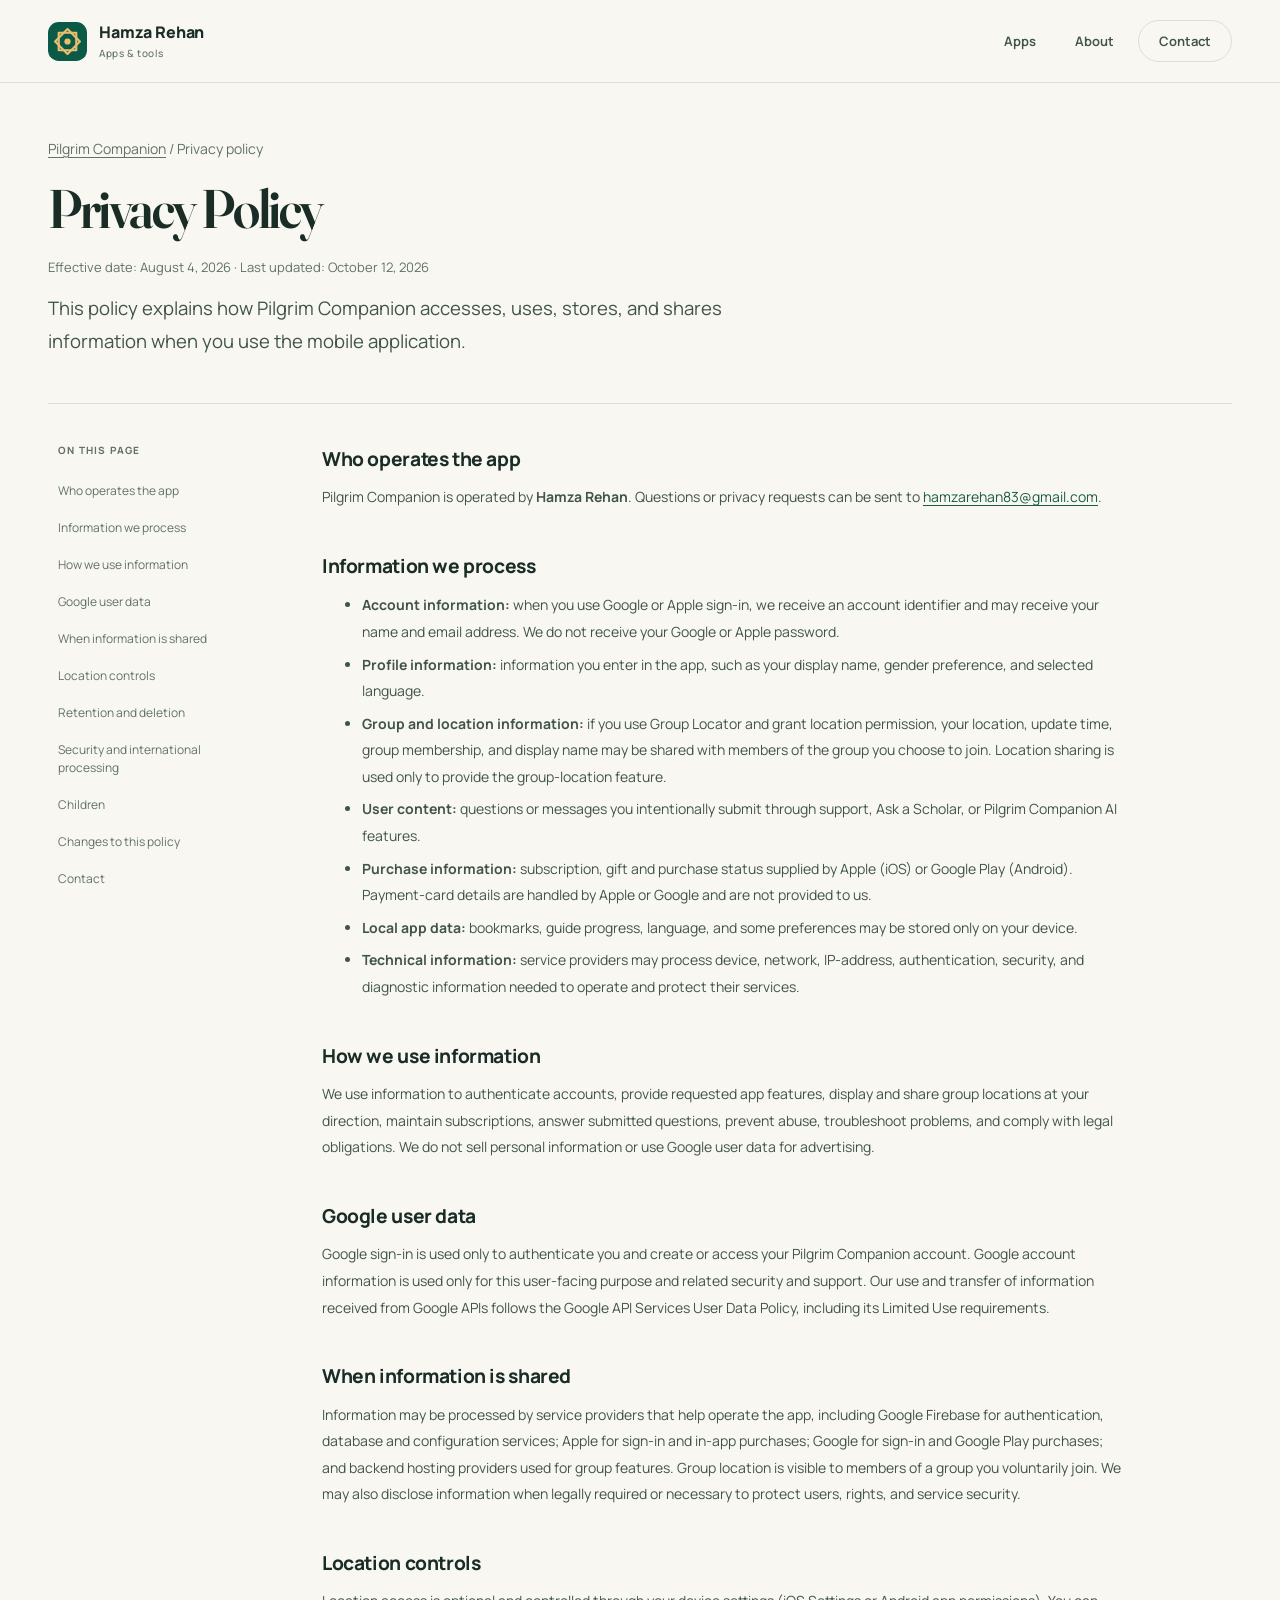
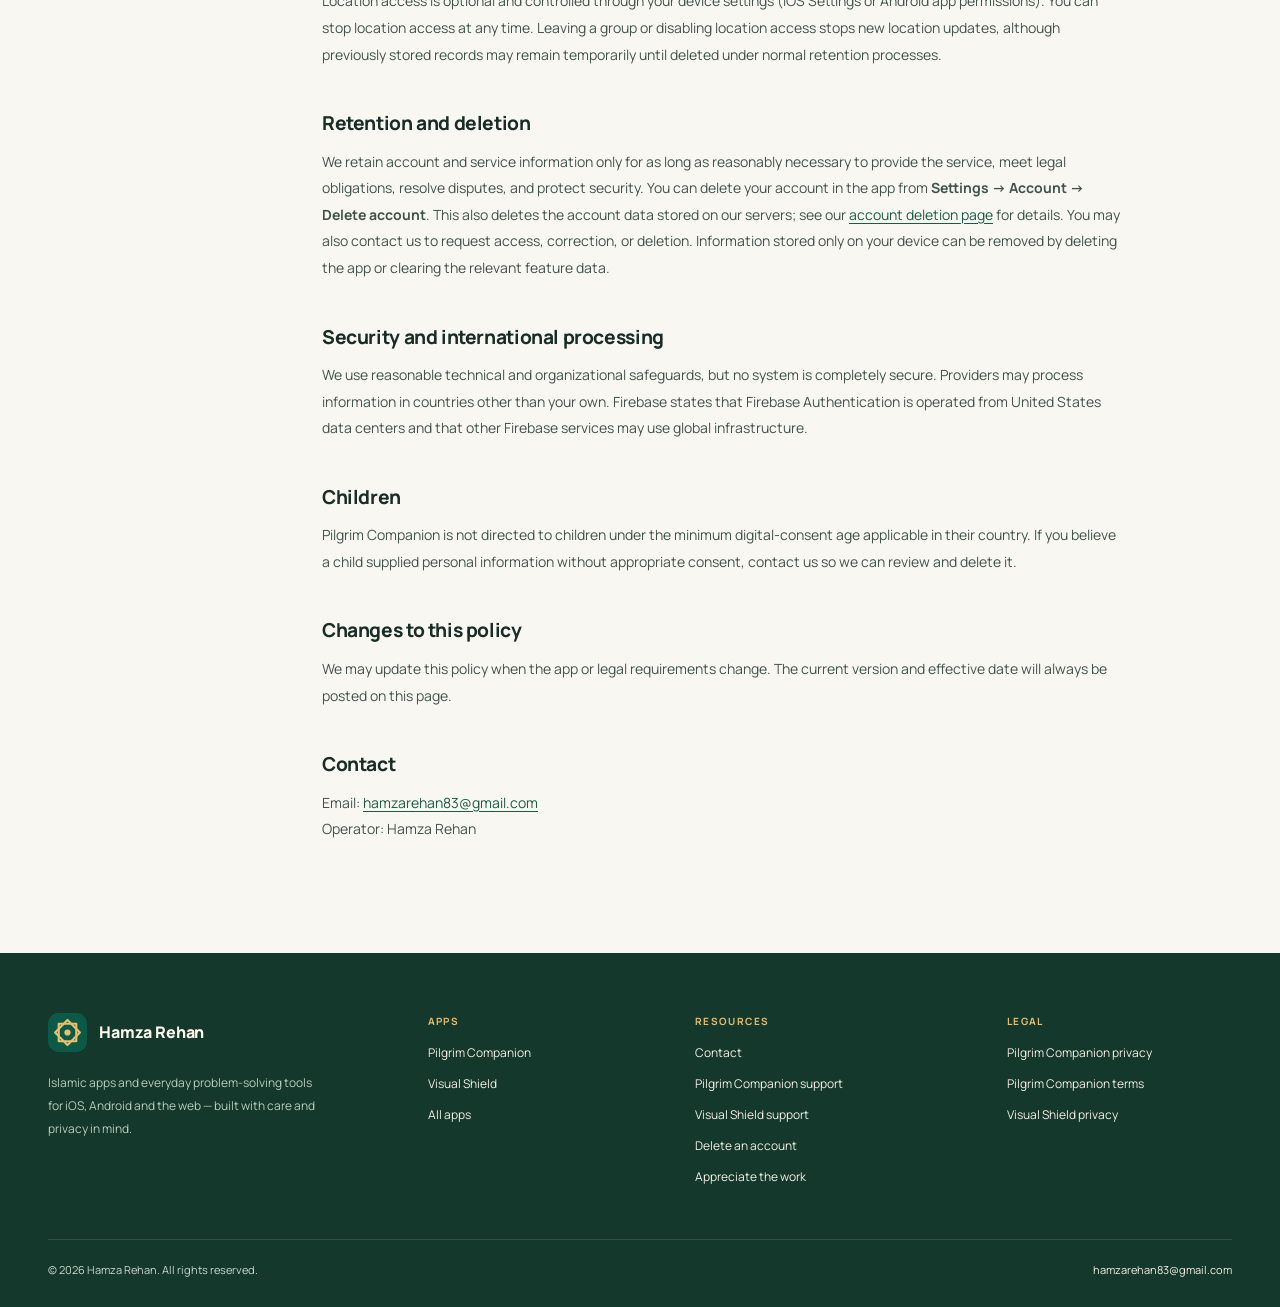
<file: privacy-policy.html>
<!DOCTYPE html>

<html lang="en">
<head>
<meta charset="utf-8"/>
<meta content="width=device-width, initial-scale=1" name="viewport"/>
<title>Privacy Policy — Pilgrim Companion</title>
<meta content="Privacy Policy for the Pilgrim Companion mobile application." name="description"/>
<link href="https://hamzarehan.github.io/privacy-policy.html" rel="canonical"/>
<meta content="#f7f2e8" media="(prefers-color-scheme: light)" name="theme-color"/>
<meta content="#0d1714" media="(prefers-color-scheme: dark)" name="theme-color"/>
<meta content="website" property="og:type"/>
<meta content="Hamza Rehan" property="og:site_name"/>
<meta content="Privacy Policy — Pilgrim Companion" property="og:title"/>
<meta content="Privacy Policy for the Pilgrim Companion mobile application." property="og:description"/>
<meta content="https://hamzarehan.github.io/privacy-policy.html" property="og:url"/>
<meta content="https://hamzarehan.github.io/assets/img/pc-og.jpg?v=4" property="og:image"/>
<meta content="https://hamzarehan.github.io/assets/img/pc-og.jpg?v=4" property="og:image:secure_url"/>
<meta content="image/jpeg" property="og:image:type"/>
<meta content="1024" property="og:image:width"/>
<meta content="500" property="og:image:height"/>
<meta content="Pilgrim Companion — Hajj and Umrah guidance for your journey." property="og:image:alt"/>
<meta content="summary_large_image" name="twitter:card"/>

<link href="/assets/img/apple-touch-icon.png?v=2" rel="apple-touch-icon"/>
<link href="https://fonts.googleapis.com" rel="preconnect"/>
<link crossorigin="" href="https://fonts.gstatic.com" rel="preconnect"/>
<link href="https://fonts.googleapis.com/css2?family=Fraunces:ital,opsz,wght@0,9..144,500..700;1,9..144,500..700&amp;family=Manrope:wght@400..800&amp;display=swap" rel="stylesheet"/>
<link href="/assets/css/site.css?v=20261015" rel="stylesheet"/>
<meta content="en_US" property="og:locale"/>
<meta content="Privacy Policy — Pilgrim Companion" name="twitter:title"/>
<meta content="Privacy Policy for the Pilgrim Companion mobile application." name="twitter:description"/>
<meta content="https://hamzarehan.github.io/assets/img/pc-og.jpg?v=4" name="twitter:image"/>
<meta content="Pilgrim Companion — Hajj and Umrah guidance for your journey." name="twitter:image:alt"/>
<link href="/assets/img/favicon-48-v1.png" rel="icon" sizes="48x48" type="image/png"/>
<link href="/assets/img/favicon.svg?v=2" rel="icon" sizes="any" type="image/svg+xml"/>
</head>
<body class="reading-page">
<a class="skip" href="#main">Skip to content</a>
<header class="site-header">
<nav aria-label="Main" class="wrap nav">
<a class="brand" href="/"><svg aria-hidden="true" class="brand-mark" viewbox="0 0 40 40"><rect fill="#0b5a48" height="40" rx="11" width="40"></rect><g fill="none" stroke="#e9be6c" stroke-linejoin="round" stroke-width="2.2"><rect height="18" width="18" x="11" y="11"></rect><rect height="18" transform="rotate(45 20 20)" width="18" x="11" y="11"></rect></g><circle cx="20" cy="20" fill="#e9be6c" r="3.2"></circle></svg><span>Hamza Rehan<small>Apps &amp; tools</small></span></a>
<div class="nav-links"><a href="/apps/">Apps</a><a class="hide-sm" href="/#about">About</a><a class="nav-contact" href="/contact/">Contact</a></div>
</nav>
</header>
<main id="main">
<section class="content page-intro">
<div class="wrap"><header class="page-heading">
<div class="breadcrumb"><a href="/pilgrim-companion/">Pilgrim Companion</a> / Privacy policy</div>
<h1>Privacy Policy</h1>
<p class="muted">Effective date: August 4, 2026 · Last updated: October 12, 2026</p>
<p class="lead">This policy explains how Pilgrim Companion accesses, uses, stores, and shares information when you use the mobile application.</p>
</header><div class="document-layout"><nav aria-label="On this page" class="document-nav"><span class="document-nav-label">On this page</span><a href="#who-operates-the-app">Who operates the app</a><a href="#information-we-process">Information we process</a><a href="#how-we-use-information">How we use information</a><a href="#google-user-data">Google user data</a><a href="#when-information-is-shared">When information is shared</a><a href="#location-controls">Location controls</a><a href="#retention-and-deletion">Retention and deletion</a><a href="#security-and-international-processing">Security and international processing</a><a href="#children">Children</a><a href="#changes-to-this-policy">Changes to this policy</a><a href="#contact">Contact</a></nav><div class="document-body"><article>
<h2 id="who-operates-the-app">Who operates the app</h2>
<p>Pilgrim Companion is operated by <strong>Hamza Rehan</strong>. Questions or privacy requests can be sent to <a href="mailto:hamzarehan83@gmail.com">hamzarehan83@gmail.com</a>.</p>
<h2 id="information-we-process">Information we process</h2>
<ul>
<li><strong>Account information:</strong> when you use Google or Apple sign-in, we receive an account identifier and may receive your name and email address. We do not receive your Google or Apple password.</li>
<li><strong>Profile information:</strong> information you enter in the app, such as your display name, gender preference, and selected language.</li>
<li><strong>Group and location information:</strong> if you use Group Locator and grant location permission, your location, update time, group membership, and display name may be shared with members of the group you choose to join. Location sharing is used only to provide the group-location feature.</li>
<li><strong>User content:</strong> questions or messages you intentionally submit through support, Ask a Scholar, or Pilgrim Companion AI features.</li>
<li><strong>Purchase information:</strong> subscription, gift and purchase status supplied by Apple (iOS) or Google Play (Android). Payment-card details are handled by Apple or Google and are not provided to us.</li>
<li><strong>Local app data:</strong> bookmarks, guide progress, language, and some preferences may be stored only on your device.</li>
<li><strong>Technical information:</strong> service providers may process device, network, IP-address, authentication, security, and diagnostic information needed to operate and protect their services.</li>
</ul>
<h2 id="how-we-use-information">How we use information</h2>
<p>We use information to authenticate accounts, provide requested app features, display and share group locations at your direction, maintain subscriptions, answer submitted questions, prevent abuse, troubleshoot problems, and comply with legal obligations. We do not sell personal information or use Google user data for advertising.</p>
<h2 id="google-user-data">Google user data</h2>
<p>Google sign-in is used only to authenticate you and create or access your Pilgrim Companion account. Google account information is used only for this user-facing purpose and related security and support. Our use and transfer of information received from Google APIs follows the Google API Services User Data Policy, including its Limited Use requirements.</p>
<h2 id="when-information-is-shared">When information is shared</h2>
<p>Information may be processed by service providers that help operate the app, including Google Firebase for authentication, database and configuration services; Apple for sign-in and in-app purchases; Google for sign-in and Google Play purchases; and backend hosting providers used for group features. Group location is visible to members of a group you voluntarily join. We may also disclose information when legally required or necessary to protect users, rights, and service security.</p>
<h2 id="location-controls">Location controls</h2>
<p>Location access is optional and controlled through your device settings (iOS Settings or Android app permissions). You can stop location access at any time. Leaving a group or disabling location access stops new location updates, although previously stored records may remain temporarily until deleted under normal retention processes.</p>
<h2 id="retention-and-deletion">Retention and deletion</h2>
<p>We retain account and service information only for as long as reasonably necessary to provide the service, meet legal obligations, resolve disputes, and protect security. You can delete your account in the app from <strong>Settings → Account → Delete account</strong>. This also deletes the account data stored on our servers; see our <a href="/delete-account.html">account deletion page</a> for details. You may also contact us to request access, correction, or deletion. Information stored only on your device can be removed by deleting the app or clearing the relevant feature data.</p>
<h2 id="security-and-international-processing">Security and international processing</h2>
<p>We use reasonable technical and organizational safeguards, but no system is completely secure. Providers may process information in countries other than your own. Firebase states that Firebase Authentication is operated from United States data centers and that other Firebase services may use global infrastructure.</p>
<h2 id="children">Children</h2>
<p>Pilgrim Companion is not directed to children under the minimum digital-consent age applicable in their country. If you believe a child supplied personal information without appropriate consent, contact us so we can review and delete it.</p>
<h2 id="changes-to-this-policy">Changes to this policy</h2>
<p>We may update this policy when the app or legal requirements change. The current version and effective date will always be posted on this page.</p>
<h2 id="contact">Contact</h2>
<p>Email: <a href="mailto:hamzarehan83@gmail.com">hamzarehan83@gmail.com</a><br/>Operator: Hamza Rehan</p>
</article>
</div></div></div>
</section>
</main>
<footer class="site-footer">
<div class="wrap">
<div class="footer-grid">
<div class="footer-brand">
<a class="brand" href="/"><svg aria-hidden="true" class="brand-mark" viewbox="0 0 40 40"><rect fill="#0b5a48" height="40" rx="11" width="40"></rect><g fill="none" stroke="#e9be6c" stroke-linejoin="round" stroke-width="2.2"><rect height="18" width="18" x="11" y="11"></rect><rect height="18" transform="rotate(45 20 20)" width="18" x="11" y="11"></rect></g><circle cx="20" cy="20" fill="#e9be6c" r="3.2"></circle></svg><span>Hamza Rehan</span></a>
<p>Islamic apps and everyday problem-solving tools for iOS, Android and the web — built with care and privacy in mind.</p>
</div>
<div>
<h4>Apps</h4>
<ul>
<li><a href="/pilgrim-companion/">Pilgrim Companion</a></li>
<li><a href="/visual-shield/">Visual Shield</a></li>
<li><a href="/apps/">All apps</a></li>
</ul>
</div>
<div>
<h4>Resources</h4>
<ul>
<li><a href="/contact/">Contact</a></li>
<li><a href="/support.html">Pilgrim Companion support</a></li>
<li><a href="/visual-shield/support.html">Visual Shield support</a></li>
<li><a href="/delete-account.html">Delete an account</a></li>
<li><a href="/gift/">Appreciate the work</a></li>
</ul>
</div>
<div>
<h4>Legal</h4>
<ul>
<li><a href="/privacy-policy.html">Pilgrim Companion privacy</a></li>
<li><a href="/terms-of-use.html">Pilgrim Companion terms</a></li>
<li><a href="/visual-shield/privacy.html">Visual Shield privacy</a></li>
</ul>
</div>
</div>
<div class="footer-bottom">
<span>© 2026 Hamza Rehan. All rights reserved.</span>
<a href="mailto:hamzarehan83@gmail.com">hamzarehan83@gmail.com</a>
</div>
</div>
</footer>
</body>
</html>
</file>
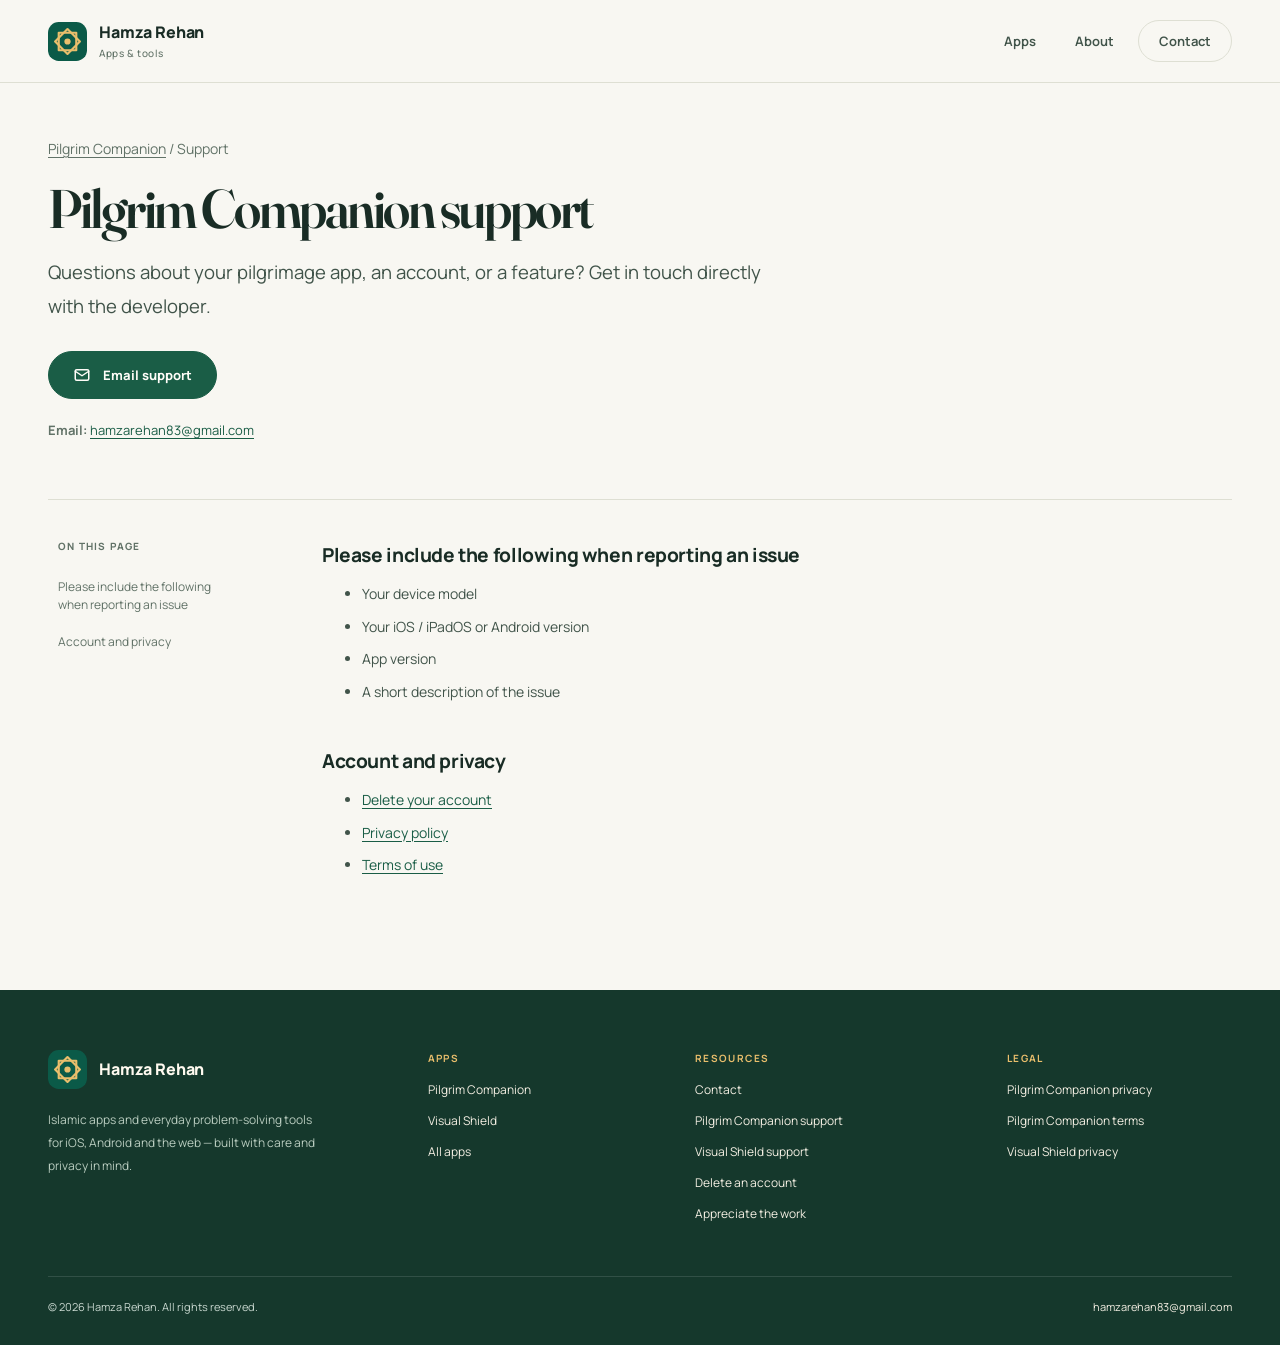
<file: support.html>
<!DOCTYPE html>

<html lang="en">
<head>
<meta charset="utf-8"/>
<meta content="width=device-width, initial-scale=1" name="viewport"/>
<title>Support — Pilgrim Companion</title>
<meta content="Get help with the Pilgrim Companion app for iOS and Android." name="description"/>
<link href="https://hamzarehan.github.io/support.html" rel="canonical"/>
<meta content="#f7f2e8" media="(prefers-color-scheme: light)" name="theme-color"/>
<meta content="#0d1714" media="(prefers-color-scheme: dark)" name="theme-color"/>
<meta content="website" property="og:type"/>
<meta content="Hamza Rehan" property="og:site_name"/>
<meta content="Support — Pilgrim Companion" property="og:title"/>
<meta content="Get help with the Pilgrim Companion app for iOS and Android." property="og:description"/>
<meta content="https://hamzarehan.github.io/support.html" property="og:url"/>
<meta content="https://hamzarehan.github.io/assets/img/pc-og.jpg?v=4" property="og:image"/>
<meta content="https://hamzarehan.github.io/assets/img/pc-og.jpg?v=4" property="og:image:secure_url"/>
<meta content="image/jpeg" property="og:image:type"/>
<meta content="1024" property="og:image:width"/>
<meta content="500" property="og:image:height"/>
<meta content="Pilgrim Companion — Hajj and Umrah guidance for your journey." property="og:image:alt"/>
<meta content="summary_large_image" name="twitter:card"/>

<link href="/assets/img/apple-touch-icon.png?v=2" rel="apple-touch-icon"/>
<link href="https://fonts.googleapis.com" rel="preconnect"/>
<link crossorigin="" href="https://fonts.gstatic.com" rel="preconnect"/>
<link href="https://fonts.googleapis.com/css2?family=Fraunces:ital,opsz,wght@0,9..144,500..700;1,9..144,500..700&amp;family=Manrope:wght@400..800&amp;display=swap" rel="stylesheet"/>
<link href="/assets/css/site.css?v=20261015" rel="stylesheet"/>
<meta content="en_US" property="og:locale"/>
<meta content="Support — Pilgrim Companion" name="twitter:title"/>
<meta content="Get help with the Pilgrim Companion app for iOS and Android." name="twitter:description"/>
<meta content="https://hamzarehan.github.io/assets/img/pc-og.jpg?v=4" name="twitter:image"/>
<meta content="Pilgrim Companion — Hajj and Umrah guidance for your journey." name="twitter:image:alt"/>
<link href="/assets/img/favicon-48-v1.png" rel="icon" sizes="48x48" type="image/png"/>
<link href="/assets/img/favicon.svg?v=2" rel="icon" sizes="any" type="image/svg+xml"/>
</head>
<body class="reading-page">
<a class="skip" href="#main">Skip to content</a>
<header class="site-header">
<nav aria-label="Main" class="wrap nav">
<a class="brand" href="/"><svg aria-hidden="true" class="brand-mark" viewbox="0 0 40 40"><rect fill="#0b5a48" height="40" rx="11" width="40"></rect><g fill="none" stroke="#e9be6c" stroke-linejoin="round" stroke-width="2.2"><rect height="18" width="18" x="11" y="11"></rect><rect height="18" transform="rotate(45 20 20)" width="18" x="11" y="11"></rect></g><circle cx="20" cy="20" fill="#e9be6c" r="3.2"></circle></svg><span>Hamza Rehan<small>Apps &amp; tools</small></span></a>
<div class="nav-links"><a href="/apps/">Apps</a><a class="hide-sm" href="/#about">About</a><a class="nav-contact" href="/contact/">Contact</a></div>
</nav>
</header>
<main id="main">
<section class="content page-intro">
<div class="wrap"><header class="page-heading">
<div class="breadcrumb"><a href="/pilgrim-companion/">Pilgrim Companion</a> / Support</div>
<h1>Pilgrim Companion support</h1>
<p class="lead">Questions about your pilgrimage app, an account, or a feature? Get in touch directly with the developer.</p>
<div class="actions"><a class="button" href="mailto:hamzarehan83@gmail.com?subject=Pilgrim%20Companion%20support"><svg aria-hidden="true" fill="none" stroke="currentColor" stroke-linecap="round" stroke-linejoin="round" stroke-width="2" viewbox="0 0 24 24"><rect height="14" rx="2" width="18" x="3" y="5"></rect><path d="m3 7 9 6 9-6"></path></svg>Email support</a></div>
<p style="margin-top:20px"><strong>Email:</strong> <a href="mailto:hamzarehan83@gmail.com">hamzarehan83@gmail.com</a></p>
</header><div class="document-layout"><nav aria-label="On this page" class="document-nav"><span class="document-nav-label">On this page</span><a href="#please-include-the-following-when-reporting-an-issue">Please include the following when reporting an issue</a><a href="#account-and-privacy">Account and privacy</a></nav><div class="document-body"><h2 id="please-include-the-following-when-reporting-an-issue">Please include the following when reporting an issue</h2>
<ul>
<li>Your device model</li>
<li>Your iOS / iPadOS or Android version</li>
<li>App version</li>
<li>A short description of the issue</li>
</ul>
<h2 id="account-and-privacy">Account and privacy</h2>
<ul>
<li><a href="/delete-account.html">Delete your account</a></li>
<li><a href="/privacy-policy.html">Privacy policy</a></li>
<li><a href="/terms-of-use.html">Terms of use</a></li>
</ul>
</div></div></div>
</section>
</main>
<footer class="site-footer">
<div class="wrap">
<div class="footer-grid">
<div class="footer-brand">
<a class="brand" href="/"><svg aria-hidden="true" class="brand-mark" viewbox="0 0 40 40"><rect fill="#0b5a48" height="40" rx="11" width="40"></rect><g fill="none" stroke="#e9be6c" stroke-linejoin="round" stroke-width="2.2"><rect height="18" width="18" x="11" y="11"></rect><rect height="18" transform="rotate(45 20 20)" width="18" x="11" y="11"></rect></g><circle cx="20" cy="20" fill="#e9be6c" r="3.2"></circle></svg><span>Hamza Rehan</span></a>
<p>Islamic apps and everyday problem-solving tools for iOS, Android and the web — built with care and privacy in mind.</p>
</div>
<div>
<h4>Apps</h4>
<ul>
<li><a href="/pilgrim-companion/">Pilgrim Companion</a></li>
<li><a href="/visual-shield/">Visual Shield</a></li>
<li><a href="/apps/">All apps</a></li>
</ul>
</div>
<div>
<h4>Resources</h4>
<ul>
<li><a href="/contact/">Contact</a></li>
<li><a href="/support.html">Pilgrim Companion support</a></li>
<li><a href="/visual-shield/support.html">Visual Shield support</a></li>
<li><a href="/delete-account.html">Delete an account</a></li>
<li><a href="/gift/">Appreciate the work</a></li>
</ul>
</div>
<div>
<h4>Legal</h4>
<ul>
<li><a href="/privacy-policy.html">Pilgrim Companion privacy</a></li>
<li><a href="/terms-of-use.html">Pilgrim Companion terms</a></li>
<li><a href="/visual-shield/privacy.html">Visual Shield privacy</a></li>
</ul>
</div>
</div>
<div class="footer-bottom">
<span>© 2026 Hamza Rehan. All rights reserved.</span>
<a href="mailto:hamzarehan83@gmail.com">hamzarehan83@gmail.com</a>
</div>
</div>
</footer>
</body>
</html>
</file>
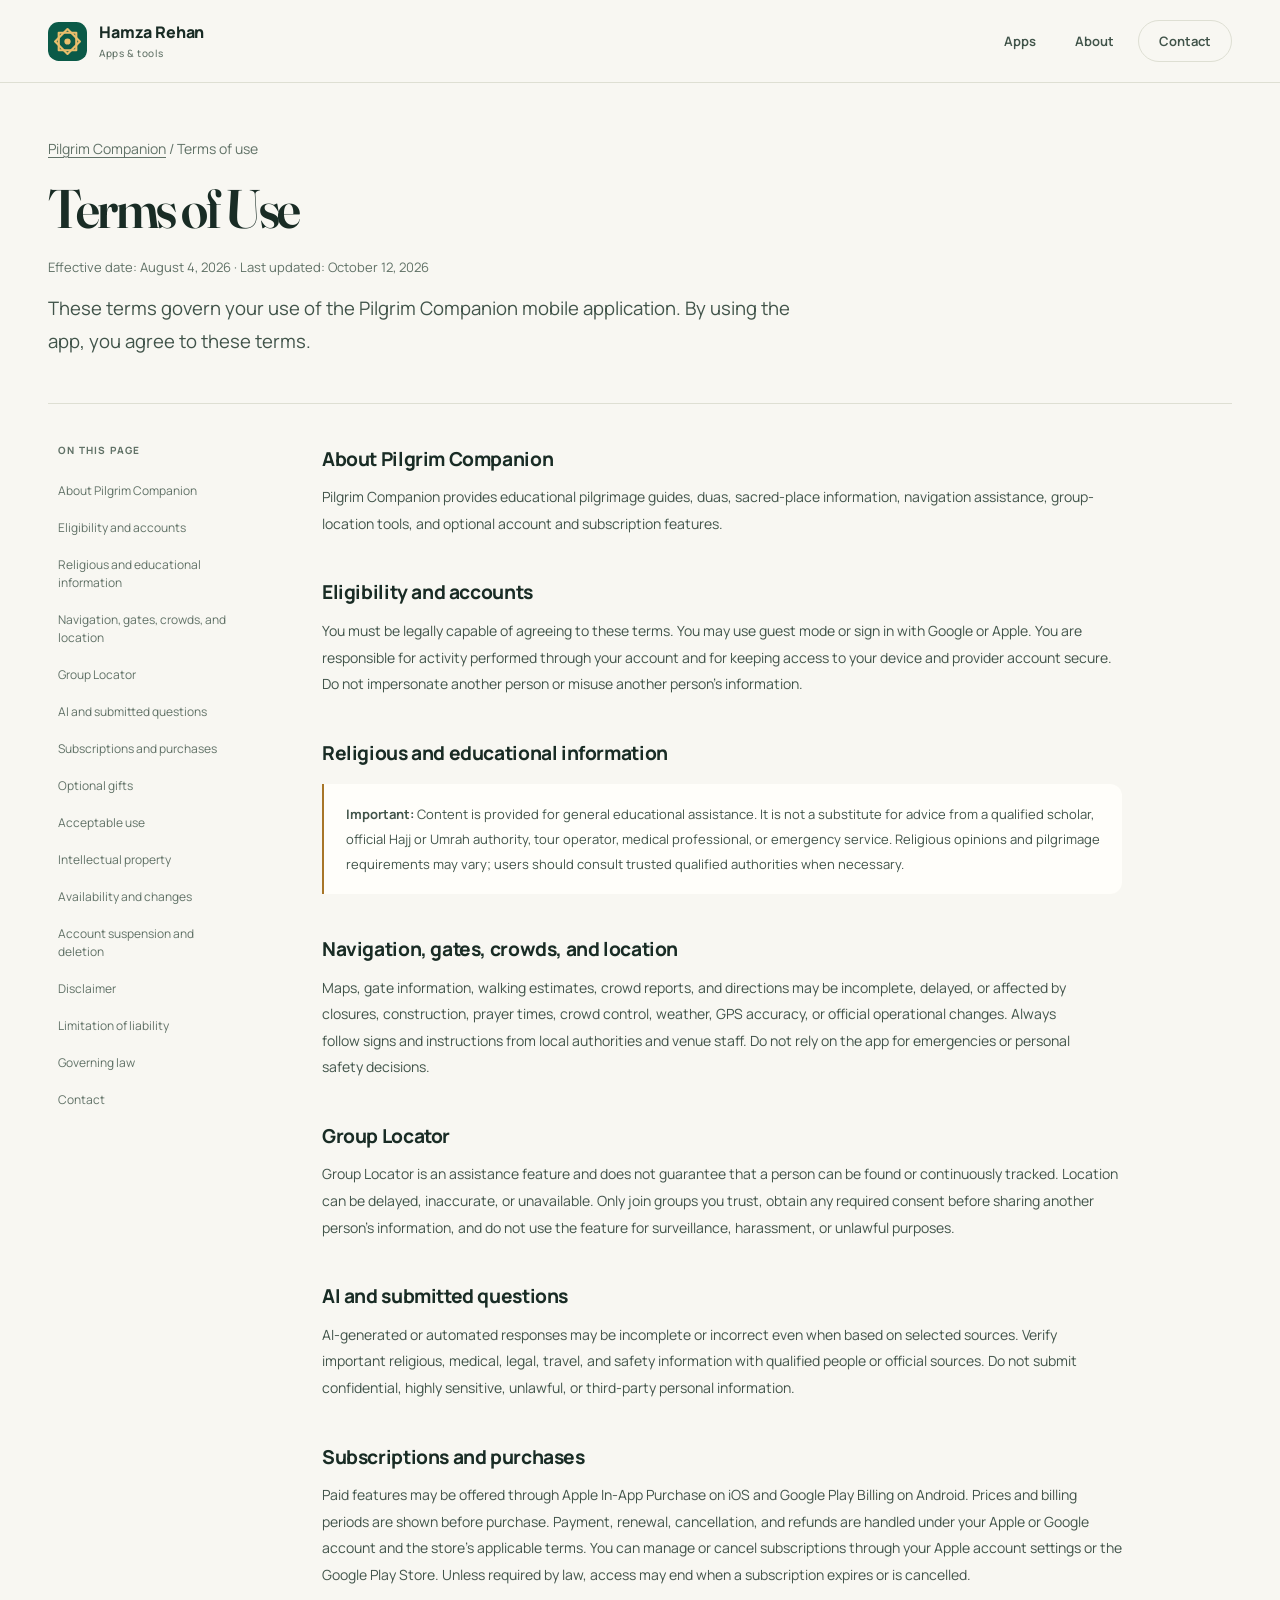
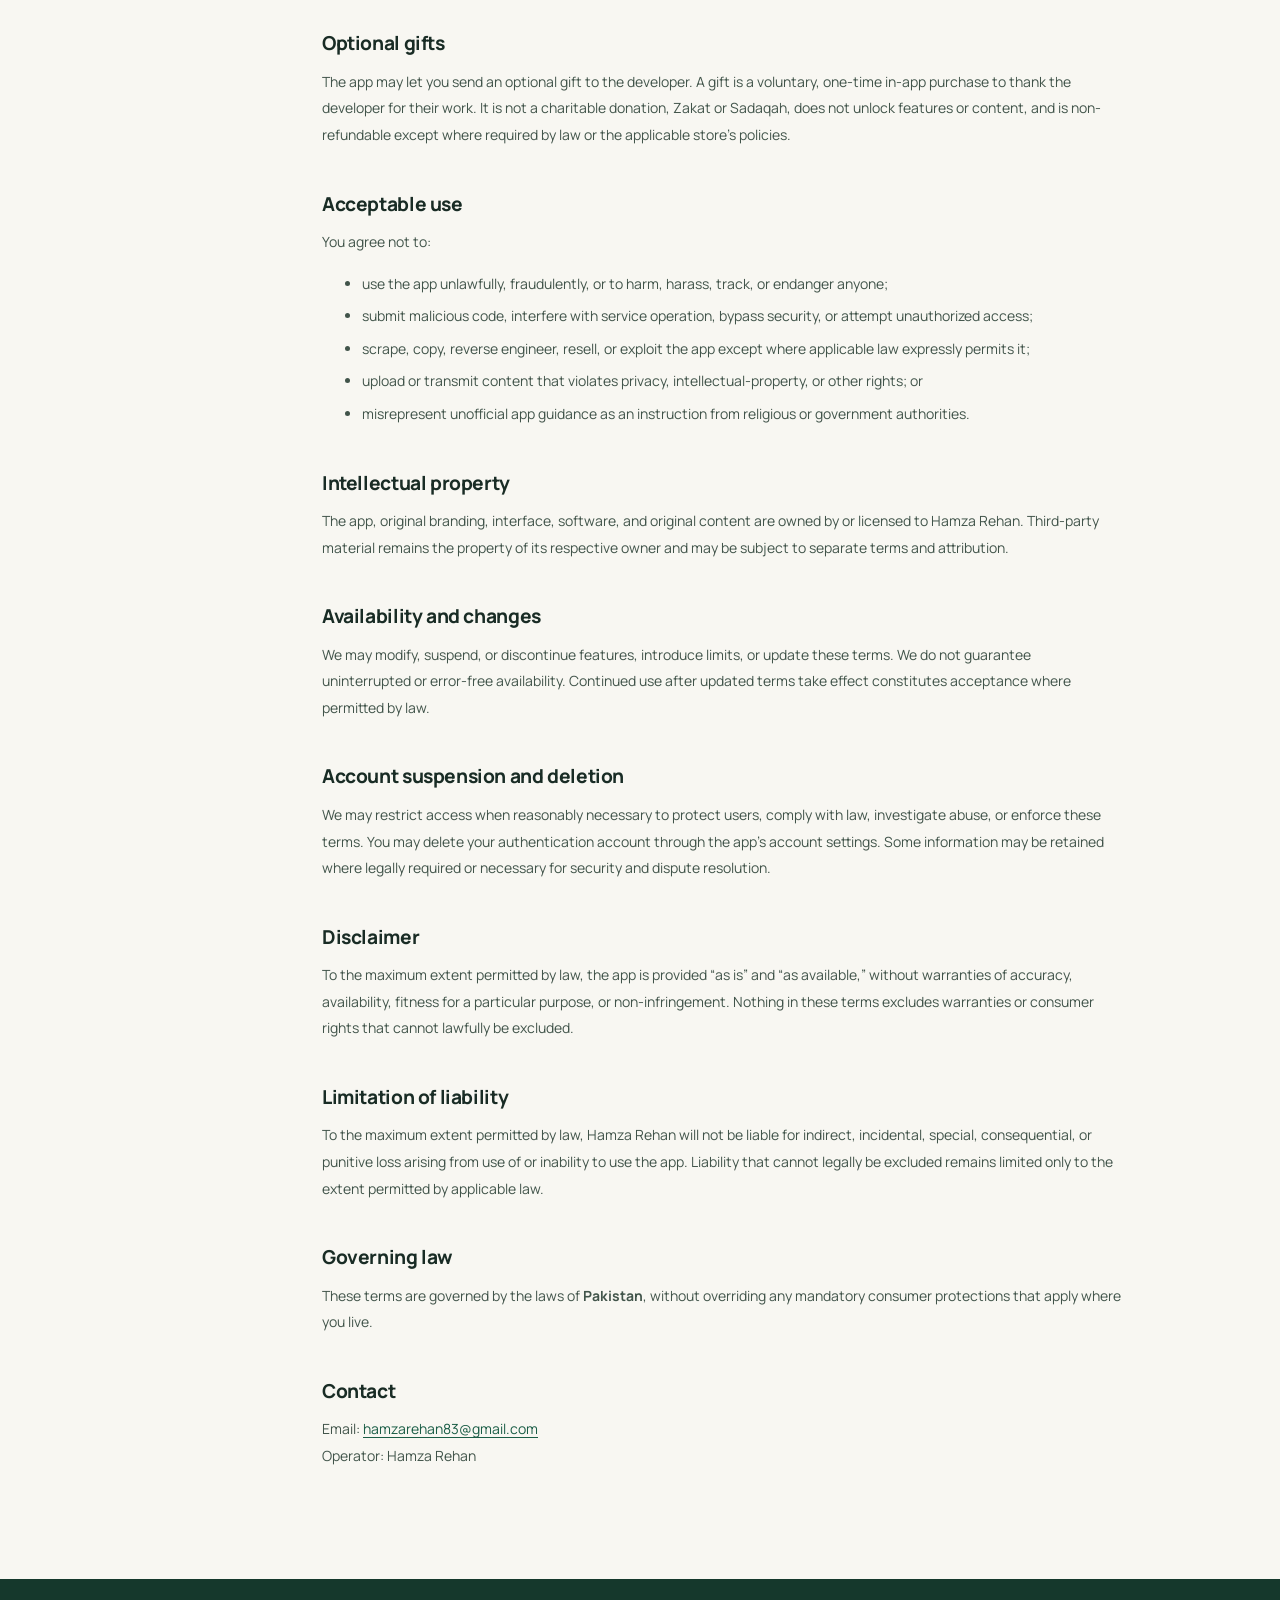
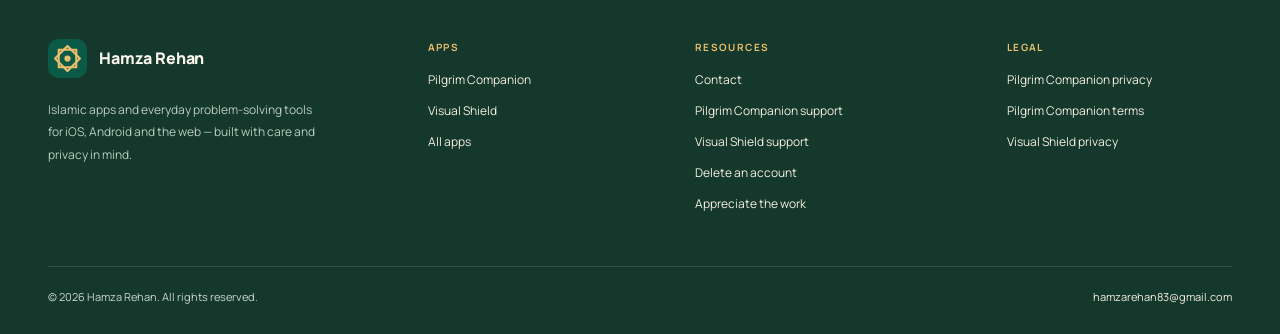
<file: terms-of-use.html>
<!DOCTYPE html>

<html lang="en">
<head>
<meta charset="utf-8"/>
<meta content="width=device-width, initial-scale=1" name="viewport"/>
<title>Terms of Use — Pilgrim Companion</title>
<meta content="Terms of Use for the Pilgrim Companion mobile application." name="description"/>
<link href="https://hamzarehan.github.io/terms-of-use.html" rel="canonical"/>
<meta content="#f7f2e8" media="(prefers-color-scheme: light)" name="theme-color"/>
<meta content="#0d1714" media="(prefers-color-scheme: dark)" name="theme-color"/>
<meta content="website" property="og:type"/>
<meta content="Hamza Rehan" property="og:site_name"/>
<meta content="Terms of Use — Pilgrim Companion" property="og:title"/>
<meta content="Terms of Use for the Pilgrim Companion mobile application." property="og:description"/>
<meta content="https://hamzarehan.github.io/terms-of-use.html" property="og:url"/>
<meta content="https://hamzarehan.github.io/assets/img/pc-og.jpg?v=4" property="og:image"/>
<meta content="https://hamzarehan.github.io/assets/img/pc-og.jpg?v=4" property="og:image:secure_url"/>
<meta content="image/jpeg" property="og:image:type"/>
<meta content="1024" property="og:image:width"/>
<meta content="500" property="og:image:height"/>
<meta content="Pilgrim Companion — Hajj and Umrah guidance for your journey." property="og:image:alt"/>
<meta content="summary_large_image" name="twitter:card"/>

<link href="/assets/img/apple-touch-icon.png?v=2" rel="apple-touch-icon"/>
<link href="https://fonts.googleapis.com" rel="preconnect"/>
<link crossorigin="" href="https://fonts.gstatic.com" rel="preconnect"/>
<link href="https://fonts.googleapis.com/css2?family=Fraunces:ital,opsz,wght@0,9..144,500..700;1,9..144,500..700&amp;family=Manrope:wght@400..800&amp;display=swap" rel="stylesheet"/>
<link href="/assets/css/site.css?v=20261015" rel="stylesheet"/>
<meta content="en_US" property="og:locale"/>
<meta content="Terms of Use — Pilgrim Companion" name="twitter:title"/>
<meta content="Terms of Use for the Pilgrim Companion mobile application." name="twitter:description"/>
<meta content="https://hamzarehan.github.io/assets/img/pc-og.jpg?v=4" name="twitter:image"/>
<meta content="Pilgrim Companion — Hajj and Umrah guidance for your journey." name="twitter:image:alt"/>
<link href="/assets/img/favicon-48-v1.png" rel="icon" sizes="48x48" type="image/png"/>
<link href="/assets/img/favicon.svg?v=2" rel="icon" sizes="any" type="image/svg+xml"/>
</head>
<body class="reading-page">
<a class="skip" href="#main">Skip to content</a>
<header class="site-header">
<nav aria-label="Main" class="wrap nav">
<a class="brand" href="/"><svg aria-hidden="true" class="brand-mark" viewbox="0 0 40 40"><rect fill="#0b5a48" height="40" rx="11" width="40"></rect><g fill="none" stroke="#e9be6c" stroke-linejoin="round" stroke-width="2.2"><rect height="18" width="18" x="11" y="11"></rect><rect height="18" transform="rotate(45 20 20)" width="18" x="11" y="11"></rect></g><circle cx="20" cy="20" fill="#e9be6c" r="3.2"></circle></svg><span>Hamza Rehan<small>Apps &amp; tools</small></span></a>
<div class="nav-links"><a href="/apps/">Apps</a><a class="hide-sm" href="/#about">About</a><a class="nav-contact" href="/contact/">Contact</a></div>
</nav>
</header>
<main id="main">
<section class="content page-intro">
<div class="wrap"><header class="page-heading">
<div class="breadcrumb"><a href="/pilgrim-companion/">Pilgrim Companion</a> / Terms of use</div>
<h1>Terms of Use</h1>
<p class="muted">Effective date: August 4, 2026 · Last updated: October 12, 2026</p>
<p class="lead">These terms govern your use of the Pilgrim Companion mobile application. By using the app, you agree to these terms.</p>
</header><div class="document-layout"><nav aria-label="On this page" class="document-nav"><span class="document-nav-label">On this page</span><a href="#about-pilgrim-companion">About Pilgrim Companion</a><a href="#eligibility-and-accounts">Eligibility and accounts</a><a href="#religious-and-educational-information">Religious and educational information</a><a href="#navigation-gates-crowds-and-location">Navigation, gates, crowds, and location</a><a href="#group-locator">Group Locator</a><a href="#ai-and-submitted-questions">AI and submitted questions</a><a href="#subscriptions-and-purchases">Subscriptions and purchases</a><a href="#optional-gifts">Optional gifts</a><a href="#acceptable-use">Acceptable use</a><a href="#intellectual-property">Intellectual property</a><a href="#availability-and-changes">Availability and changes</a><a href="#account-suspension-and-deletion">Account suspension and deletion</a><a href="#disclaimer">Disclaimer</a><a href="#limitation-of-liability">Limitation of liability</a><a href="#governing-law">Governing law</a><a href="#contact">Contact</a></nav><div class="document-body"><article>
<h2 id="about-pilgrim-companion">About Pilgrim Companion</h2>
<p>Pilgrim Companion provides educational pilgrimage guides, duas, sacred-place information, navigation assistance, group-location tools, and optional account and subscription features.</p>
<h2 id="eligibility-and-accounts">Eligibility and accounts</h2>
<p>You must be legally capable of agreeing to these terms. You may use guest mode or sign in with Google or Apple. You are responsible for activity performed through your account and for keeping access to your device and provider account secure. Do not impersonate another person or misuse another person’s information.</p>
<h2 id="religious-and-educational-information">Religious and educational information</h2>
<p class="notice"><strong>Important:</strong> Content is provided for general educational assistance. It is not a substitute for advice from a qualified scholar, official Hajj or Umrah authority, tour operator, medical professional, or emergency service. Religious opinions and pilgrimage requirements may vary; users should consult trusted qualified authorities when necessary.</p>
<h2 id="navigation-gates-crowds-and-location">Navigation, gates, crowds, and location</h2>
<p>Maps, gate information, walking estimates, crowd reports, and directions may be incomplete, delayed, or affected by closures, construction, prayer times, crowd control, weather, GPS accuracy, or official operational changes. Always follow signs and instructions from local authorities and venue staff. Do not rely on the app for emergencies or personal safety decisions.</p>
<h2 id="group-locator">Group Locator</h2>
<p>Group Locator is an assistance feature and does not guarantee that a person can be found or continuously tracked. Location can be delayed, inaccurate, or unavailable. Only join groups you trust, obtain any required consent before sharing another person’s information, and do not use the feature for surveillance, harassment, or unlawful purposes.</p>
<h2 id="ai-and-submitted-questions">AI and submitted questions</h2>
<p>AI-generated or automated responses may be incomplete or incorrect even when based on selected sources. Verify important religious, medical, legal, travel, and safety information with qualified people or official sources. Do not submit confidential, highly sensitive, unlawful, or third-party personal information.</p>
<h2 id="subscriptions-and-purchases">Subscriptions and purchases</h2>
<p>Paid features may be offered through Apple In-App Purchase on iOS and Google Play Billing on Android. Prices and billing periods are shown before purchase. Payment, renewal, cancellation, and refunds are handled under your Apple or Google account and the store’s applicable terms. You can manage or cancel subscriptions through your Apple account settings or the Google Play Store. Unless required by law, access may end when a subscription expires or is cancelled.</p>
<h2 id="optional-gifts">Optional gifts</h2>
<p>The app may let you send an optional gift to the developer. A gift is a voluntary, one-time in-app purchase to thank the developer for their work. It is not a charitable donation, Zakat or Sadaqah, does not unlock features or content, and is non-refundable except where required by law or the applicable store’s policies.</p>
<h2 id="acceptable-use">Acceptable use</h2>
<p>You agree not to:</p>
<ul>
<li>use the app unlawfully, fraudulently, or to harm, harass, track, or endanger anyone;</li>
<li>submit malicious code, interfere with service operation, bypass security, or attempt unauthorized access;</li>
<li>scrape, copy, reverse engineer, resell, or exploit the app except where applicable law expressly permits it;</li>
<li>upload or transmit content that violates privacy, intellectual-property, or other rights; or</li>
<li>misrepresent unofficial app guidance as an instruction from religious or government authorities.</li>
</ul>
<h2 id="intellectual-property">Intellectual property</h2>
<p>The app, original branding, interface, software, and original content are owned by or licensed to Hamza Rehan. Third-party material remains the property of its respective owner and may be subject to separate terms and attribution.</p>
<h2 id="availability-and-changes">Availability and changes</h2>
<p>We may modify, suspend, or discontinue features, introduce limits, or update these terms. We do not guarantee uninterrupted or error-free availability. Continued use after updated terms take effect constitutes acceptance where permitted by law.</p>
<h2 id="account-suspension-and-deletion">Account suspension and deletion</h2>
<p>We may restrict access when reasonably necessary to protect users, comply with law, investigate abuse, or enforce these terms. You may delete your authentication account through the app’s account settings. Some information may be retained where legally required or necessary for security and dispute resolution.</p>
<h2 id="disclaimer">Disclaimer</h2>
<p>To the maximum extent permitted by law, the app is provided “as is” and “as available,” without warranties of accuracy, availability, fitness for a particular purpose, or non-infringement. Nothing in these terms excludes warranties or consumer rights that cannot lawfully be excluded.</p>
<h2 id="limitation-of-liability">Limitation of liability</h2>
<p>To the maximum extent permitted by law, Hamza Rehan will not be liable for indirect, incidental, special, consequential, or punitive loss arising from use of or inability to use the app. Liability that cannot legally be excluded remains limited only to the extent permitted by applicable law.</p>
<h2 id="governing-law">Governing law</h2>
<p>These terms are governed by the laws of <strong>Pakistan</strong>, without overriding any mandatory consumer protections that apply where you live.</p>
<h2 id="contact">Contact</h2>
<p>Email: <a href="mailto:hamzarehan83@gmail.com">hamzarehan83@gmail.com</a><br/>Operator: Hamza Rehan</p>
</article>
</div></div></div>
</section>
</main>
<footer class="site-footer">
<div class="wrap">
<div class="footer-grid">
<div class="footer-brand">
<a class="brand" href="/"><svg aria-hidden="true" class="brand-mark" viewbox="0 0 40 40"><rect fill="#0b5a48" height="40" rx="11" width="40"></rect><g fill="none" stroke="#e9be6c" stroke-linejoin="round" stroke-width="2.2"><rect height="18" width="18" x="11" y="11"></rect><rect height="18" transform="rotate(45 20 20)" width="18" x="11" y="11"></rect></g><circle cx="20" cy="20" fill="#e9be6c" r="3.2"></circle></svg><span>Hamza Rehan</span></a>
<p>Islamic apps and everyday problem-solving tools for iOS, Android and the web — built with care and privacy in mind.</p>
</div>
<div>
<h4>Apps</h4>
<ul>
<li><a href="/pilgrim-companion/">Pilgrim Companion</a></li>
<li><a href="/visual-shield/">Visual Shield</a></li>
<li><a href="/apps/">All apps</a></li>
</ul>
</div>
<div>
<h4>Resources</h4>
<ul>
<li><a href="/contact/">Contact</a></li>
<li><a href="/support.html">Pilgrim Companion support</a></li>
<li><a href="/visual-shield/support.html">Visual Shield support</a></li>
<li><a href="/delete-account.html">Delete an account</a></li>
<li><a href="/gift/">Appreciate the work</a></li>
</ul>
</div>
<div>
<h4>Legal</h4>
<ul>
<li><a href="/privacy-policy.html">Pilgrim Companion privacy</a></li>
<li><a href="/terms-of-use.html">Pilgrim Companion terms</a></li>
<li><a href="/visual-shield/privacy.html">Visual Shield privacy</a></li>
</ul>
</div>
</div>
<div class="footer-bottom">
<span>© 2026 Hamza Rehan. All rights reserved.</span>
<a href="mailto:hamzarehan83@gmail.com">hamzarehan83@gmail.com</a>
</div>
</div>
</footer>
</body>
</html>
</file>
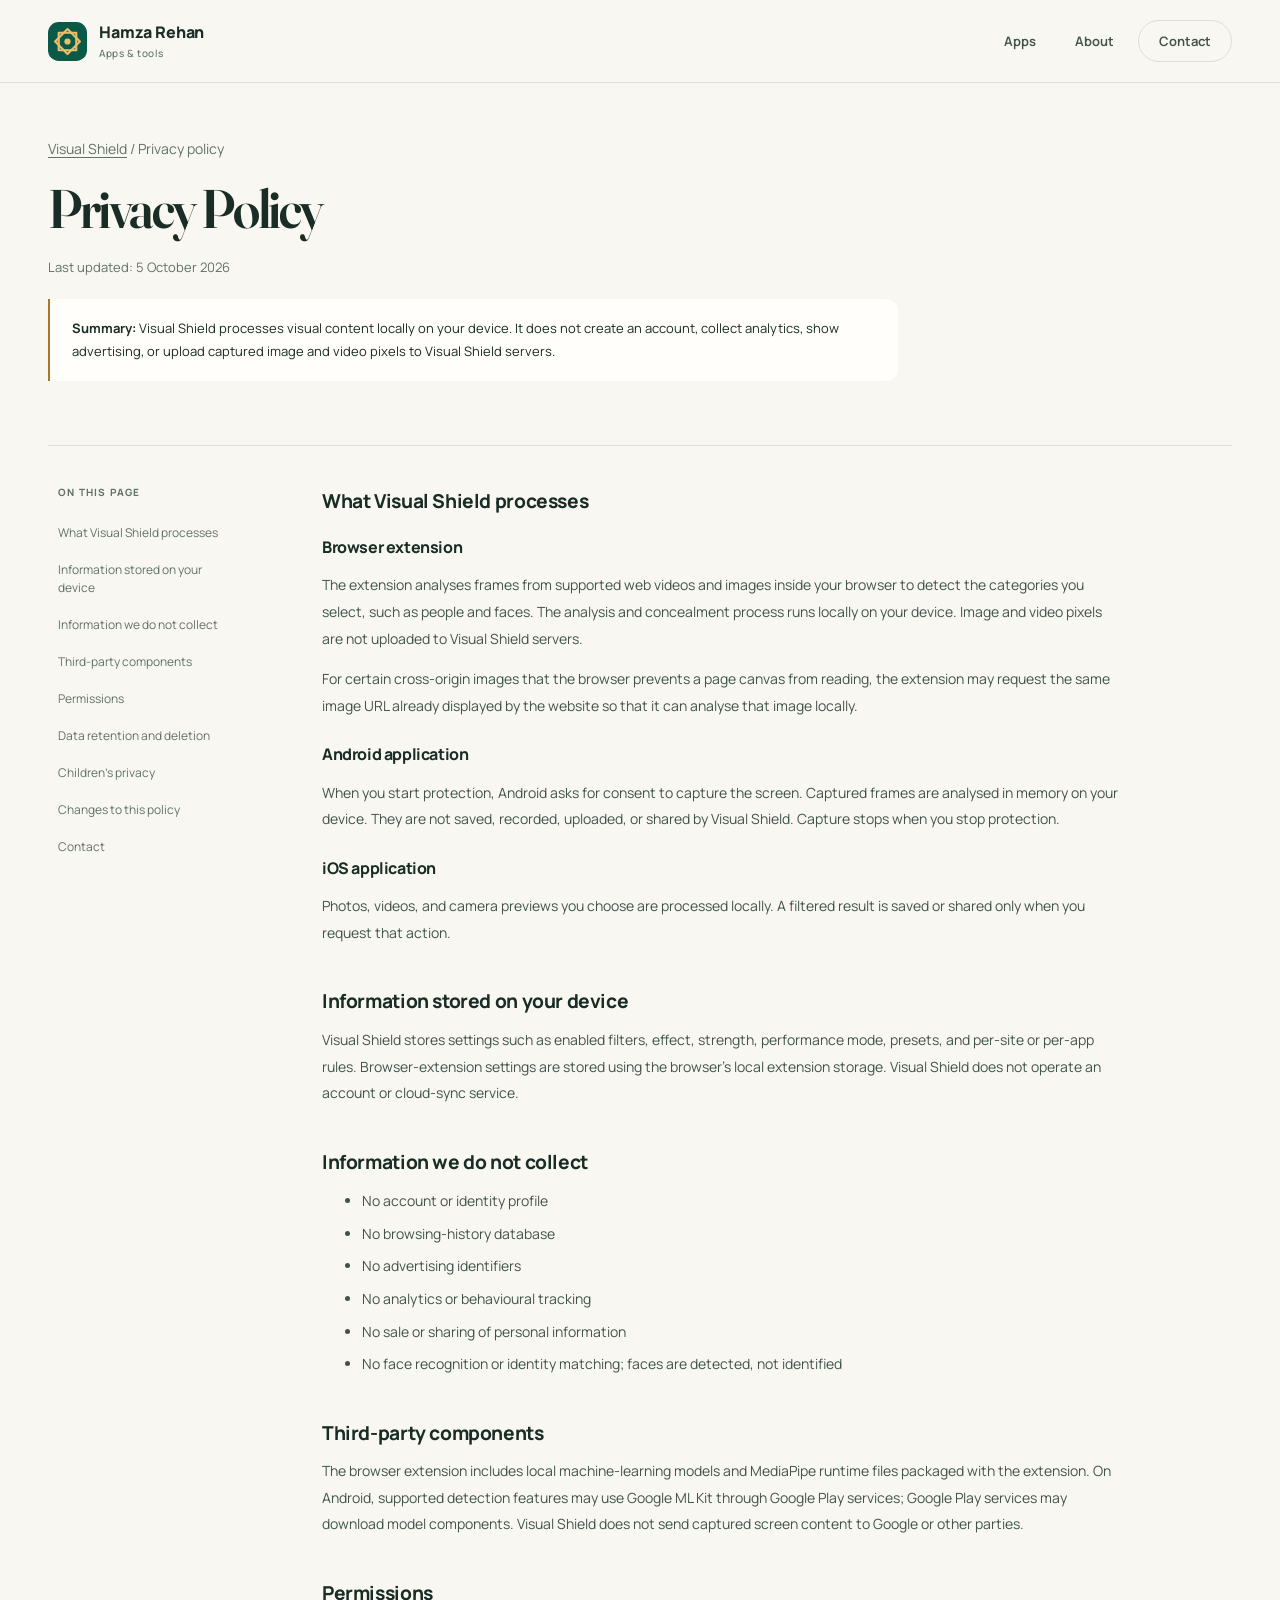
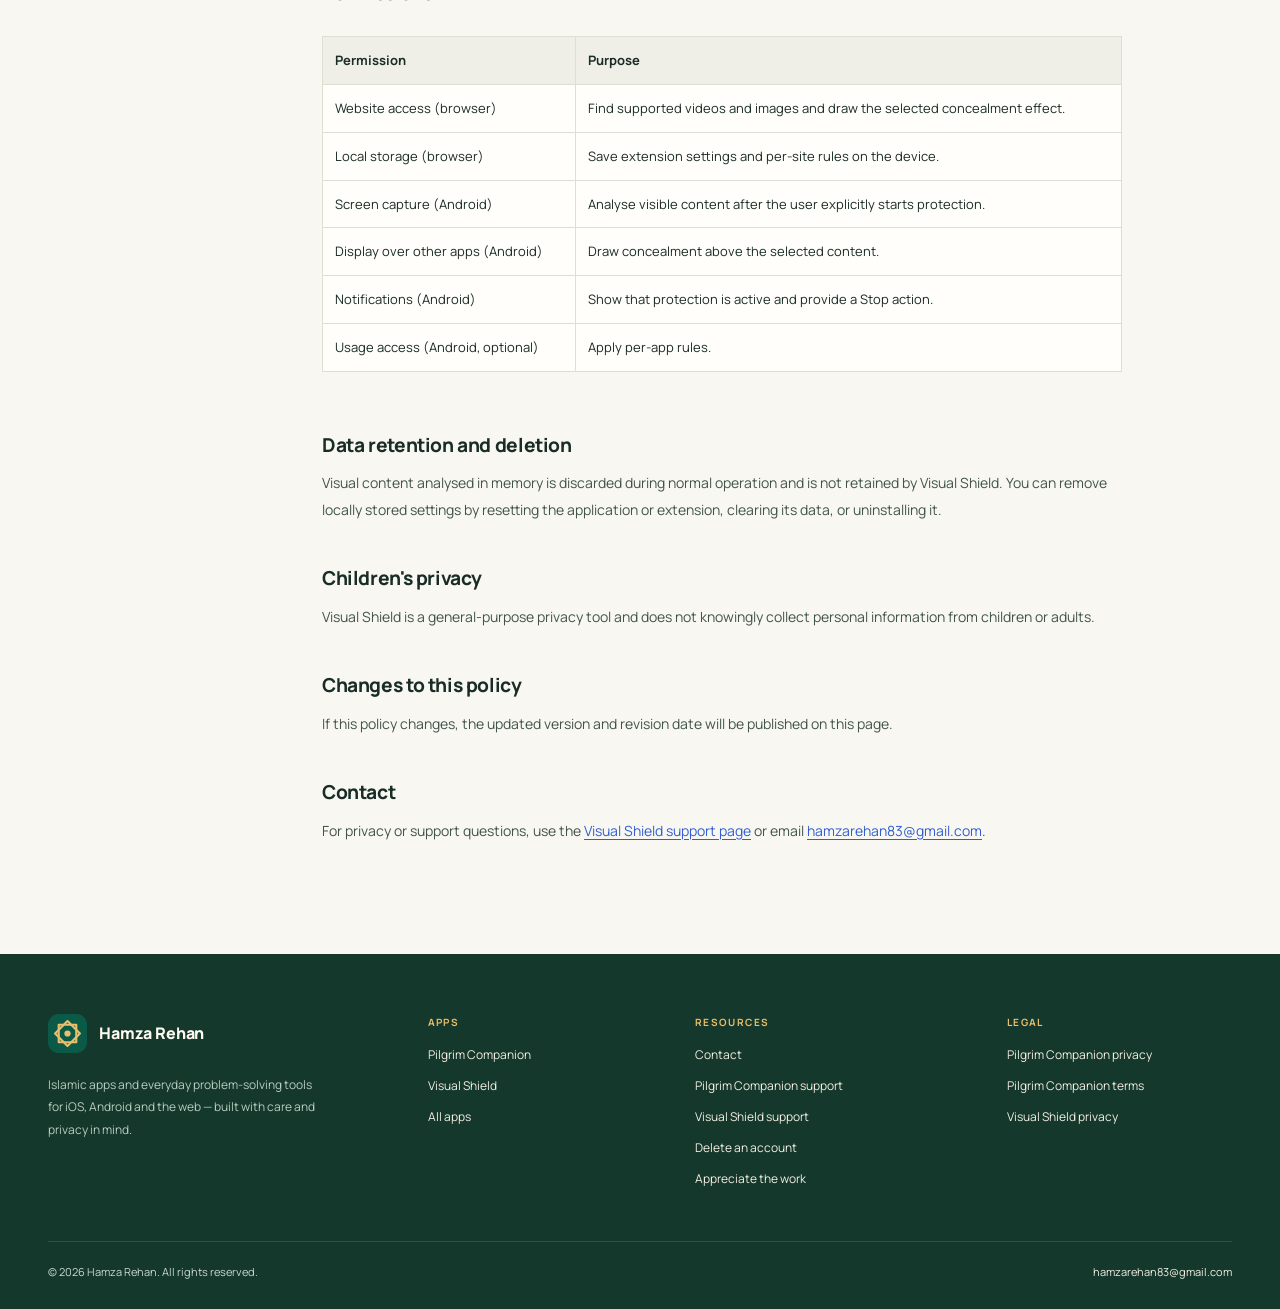
<file: visual-shield/privacy.html>
<!DOCTYPE html>

<html lang="en">
<head>
<meta charset="utf-8"/>
<meta content="width=device-width, initial-scale=1" name="viewport"/>
<title>Privacy Policy — Visual Shield</title>
<meta content="Visual Shield privacy policy." name="description"/>
<link href="https://hamzarehan.github.io/visual-shield/privacy.html" rel="canonical"/>
<meta content="#f7f2e8" media="(prefers-color-scheme: light)" name="theme-color"/>
<meta content="#0d1714" media="(prefers-color-scheme: dark)" name="theme-color"/>
<meta content="website" property="og:type"/>
<meta content="Hamza Rehan" property="og:site_name"/>
<meta content="Privacy Policy — Visual Shield" property="og:title"/>
<meta content="Visual Shield privacy policy." property="og:description"/>
<meta content="https://hamzarehan.github.io/visual-shield/privacy.html" property="og:url"/>
<meta content="https://hamzarehan.github.io/assets/social/visual-shield-preview-v1.jpg" property="og:image"/>
<meta content="https://hamzarehan.github.io/assets/social/visual-shield-preview-v1.jpg" property="og:image:secure_url"/>
<meta content="image/jpeg" property="og:image:type"/>
<meta content="1200" property="og:image:width"/>
<meta content="630" property="og:image:height"/>
<meta content="Visual Shield — Your browsing. Your boundaries." property="og:image:alt"/>
<meta content="summary_large_image" name="twitter:card"/>

<link href="/assets/img/apple-touch-icon.png?v=2" rel="apple-touch-icon"/>
<link href="https://fonts.googleapis.com" rel="preconnect"/>
<link crossorigin="" href="https://fonts.gstatic.com" rel="preconnect"/>
<link href="https://fonts.googleapis.com/css2?family=Fraunces:ital,opsz,wght@0,9..144,500..700;1,9..144,500..700&amp;family=Manrope:wght@400..800&amp;display=swap" rel="stylesheet"/>
<link href="/assets/css/site.css?v=20261015" rel="stylesheet"/>

<meta content="en_US" property="og:locale"/>
<meta content="Privacy Policy — Visual Shield" name="twitter:title"/>
<meta content="Visual Shield privacy policy." name="twitter:description"/>
<meta content="https://hamzarehan.github.io/assets/social/visual-shield-preview-v1.jpg" name="twitter:image"/>
<meta content="Visual Shield — Your browsing. Your boundaries." name="twitter:image:alt"/>
<link href="/assets/img/favicon-48-v1.png" rel="icon" sizes="48x48" type="image/png"/>
<link href="/assets/img/favicon.svg?v=2" rel="icon" sizes="any" type="image/svg+xml"/>
</head>
<body class="theme-shield reading-page">
<a class="skip" href="#main">Skip to content</a>
<header class="site-header">
<nav aria-label="Main" class="wrap nav">
<a class="brand" href="/"><svg aria-hidden="true" class="brand-mark" viewbox="0 0 40 40"><rect fill="#0b5a48" height="40" rx="11" width="40"></rect><g fill="none" stroke="#e9be6c" stroke-linejoin="round" stroke-width="2.2"><rect height="18" width="18" x="11" y="11"></rect><rect height="18" transform="rotate(45 20 20)" width="18" x="11" y="11"></rect></g><circle cx="20" cy="20" fill="#e9be6c" r="3.2"></circle></svg><span>Hamza Rehan<small>Apps &amp; tools</small></span></a>
<div class="nav-links"><a href="/apps/">Apps</a><a class="hide-sm" href="/#about">About</a><a class="nav-contact" href="/contact/">Contact</a></div>
</nav>
</header>
<main id="main">
<section class="content page-intro">
<div class="wrap"><header class="page-heading">
<div class="breadcrumb"><a href="/visual-shield/">Visual Shield</a> / Privacy policy</div><h1>Privacy Policy</h1><p class="muted">Last updated: 5 October 2026</p>
<div class="notice"><strong>Summary:</strong> Visual Shield processes visual content locally on your device. It does not create an account, collect analytics, show advertising, or upload captured image and video pixels to Visual Shield servers.</div>
</header><div class="document-layout"><nav aria-label="On this page" class="document-nav"><span class="document-nav-label">On this page</span><a href="#what-visual-shield-processes">What Visual Shield processes</a><a href="#information-stored-on-your-device">Information stored on your device</a><a href="#information-we-do-not-collect">Information we do not collect</a><a href="#third-party-components">Third-party components</a><a href="#permissions">Permissions</a><a href="#data-retention-and-deletion">Data retention and deletion</a><a href="#children-s-privacy">Children's privacy</a><a href="#changes-to-this-policy">Changes to this policy</a><a href="#contact">Contact</a></nav><div class="document-body"><h2 id="what-visual-shield-processes">What Visual Shield processes</h2>
<h3>Browser extension</h3><p>The extension analyses frames from supported web videos and images inside your browser to detect the categories you select, such as people and faces. The analysis and concealment process runs locally on your device. Image and video pixels are not uploaded to Visual Shield servers.</p>
<p>For certain cross-origin images that the browser prevents a page canvas from reading, the extension may request the same image URL already displayed by the website so that it can analyse that image locally.</p>
<h3>Android application</h3><p>When you start protection, Android asks for consent to capture the screen. Captured frames are analysed in memory on your device. They are not saved, recorded, uploaded, or shared by Visual Shield. Capture stops when you stop protection.</p>
<h3>iOS application</h3><p>Photos, videos, and camera previews you choose are processed locally. A filtered result is saved or shared only when you request that action.</p>
<h2 id="information-stored-on-your-device">Information stored on your device</h2><p>Visual Shield stores settings such as enabled filters, effect, strength, performance mode, presets, and per-site or per-app rules. Browser-extension settings are stored using the browser's local extension storage. Visual Shield does not operate an account or cloud-sync service.</p>
<h2 id="information-we-do-not-collect">Information we do not collect</h2><ul><li>No account or identity profile</li><li>No browsing-history database</li><li>No advertising identifiers</li><li>No analytics or behavioural tracking</li><li>No sale or sharing of personal information</li><li>No face recognition or identity matching; faces are detected, not identified</li></ul>
<h2 id="third-party-components">Third-party components</h2><p>The browser extension includes local machine-learning models and MediaPipe runtime files packaged with the extension. On Android, supported detection features may use Google ML Kit through Google Play services; Google Play services may download model components. Visual Shield does not send captured screen content to Google or other parties.</p>
<h2 id="permissions">Permissions</h2>
<div class="table-scroll"><table><thead><tr><th>Permission</th><th>Purpose</th></tr></thead><tbody>
<tr><td>Website access (browser)</td><td>Find supported videos and images and draw the selected concealment effect.</td></tr>
<tr><td>Local storage (browser)</td><td>Save extension settings and per-site rules on the device.</td></tr>
<tr><td>Screen capture (Android)</td><td>Analyse visible content after the user explicitly starts protection.</td></tr>
<tr><td>Display over other apps (Android)</td><td>Draw concealment above the selected content.</td></tr>
<tr><td>Notifications (Android)</td><td>Show that protection is active and provide a Stop action.</td></tr>
<tr><td>Usage access (Android, optional)</td><td>Apply per-app rules.</td></tr>
</tbody></table></div>
<h2 id="data-retention-and-deletion">Data retention and deletion</h2><p>Visual content analysed in memory is discarded during normal operation and is not retained by Visual Shield. You can remove locally stored settings by resetting the application or extension, clearing its data, or uninstalling it.</p>
<h2 id="children-s-privacy">Children's privacy</h2><p>Visual Shield is a general-purpose privacy tool and does not knowingly collect personal information from children or adults.</p>
<h2 id="changes-to-this-policy">Changes to this policy</h2><p>If this policy changes, the updated version and revision date will be published on this page.</p>
<h2 id="contact">Contact</h2><p>For privacy or support questions, use the <a href="support.html">Visual Shield support page</a> or email <a href="mailto:hamzarehan83@gmail.com?subject=Visual%20Shield%20Privacy">hamzarehan83@gmail.com</a>.</p>
</div></div></div>
</section>
</main>
<footer class="site-footer">
<div class="wrap">
<div class="footer-grid">
<div class="footer-brand">
<a class="brand" href="/"><svg aria-hidden="true" class="brand-mark" viewbox="0 0 40 40"><rect fill="#0b5a48" height="40" rx="11" width="40"></rect><g fill="none" stroke="#e9be6c" stroke-linejoin="round" stroke-width="2.2"><rect height="18" width="18" x="11" y="11"></rect><rect height="18" transform="rotate(45 20 20)" width="18" x="11" y="11"></rect></g><circle cx="20" cy="20" fill="#e9be6c" r="3.2"></circle></svg><span>Hamza Rehan</span></a>
<p>Islamic apps and everyday problem-solving tools for iOS, Android and the web — built with care and privacy in mind.</p>
</div>
<div>
<h4>Apps</h4>
<ul>
<li><a href="/pilgrim-companion/">Pilgrim Companion</a></li>
<li><a href="/visual-shield/">Visual Shield</a></li>
<li><a href="/apps/">All apps</a></li>
</ul>
</div>
<div>
<h4>Resources</h4>
<ul>
<li><a href="/contact/">Contact</a></li>
<li><a href="/support.html">Pilgrim Companion support</a></li>
<li><a href="/visual-shield/support.html">Visual Shield support</a></li>
<li><a href="/delete-account.html">Delete an account</a></li>
<li><a href="/gift/">Appreciate the work</a></li>
</ul>
</div>
<div>
<h4>Legal</h4>
<ul>
<li><a href="/privacy-policy.html">Pilgrim Companion privacy</a></li>
<li><a href="/terms-of-use.html">Pilgrim Companion terms</a></li>
<li><a href="/visual-shield/privacy.html">Visual Shield privacy</a></li>
</ul>
</div>
</div>
<div class="footer-bottom">
<span>© 2026 Hamza Rehan. All rights reserved.</span>
<a href="mailto:hamzarehan83@gmail.com">hamzarehan83@gmail.com</a>
</div>
</div>
</footer>
</body>
</html>
</file>
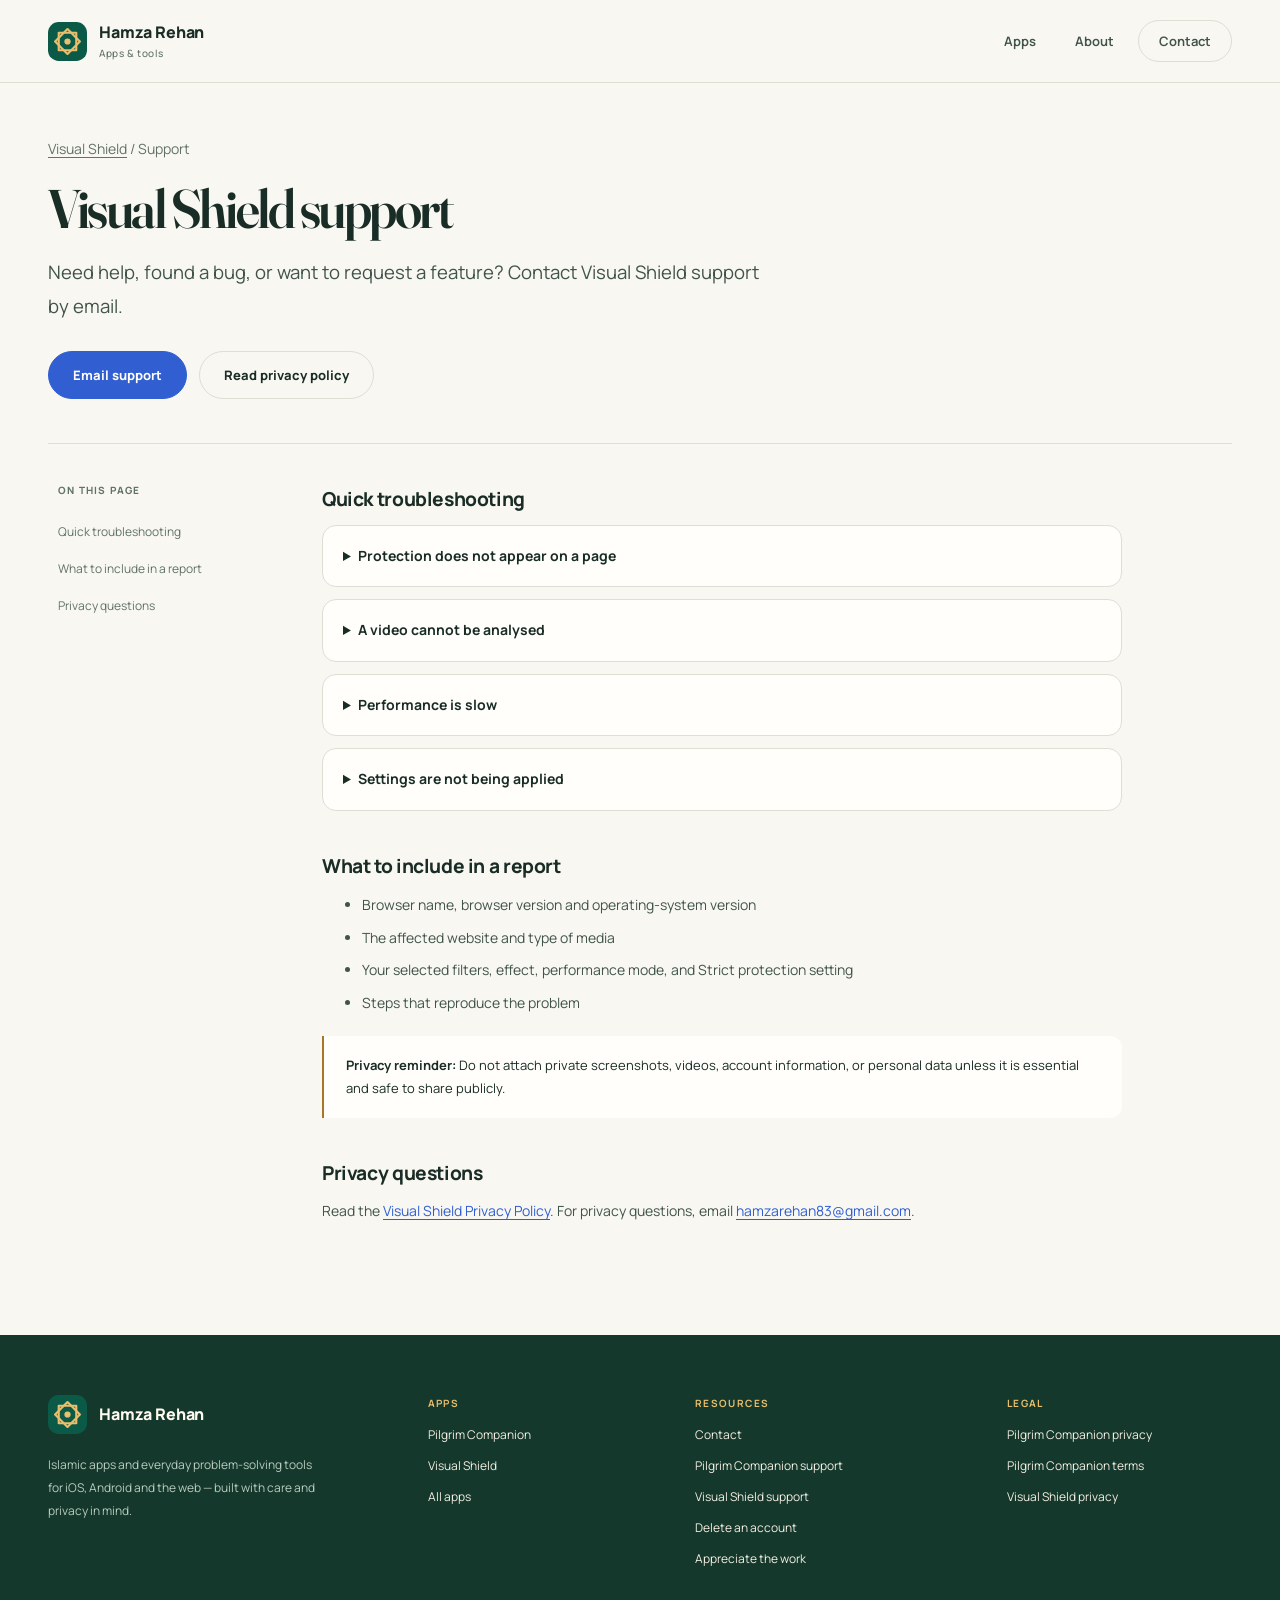
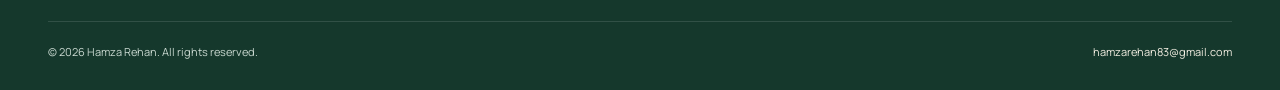
<file: visual-shield/support.html>
<!DOCTYPE html>

<html lang="en">
<head>
<meta charset="utf-8"/>
<meta content="width=device-width, initial-scale=1" name="viewport"/>
<title>Support — Visual Shield</title>
<meta content="Support and troubleshooting for Visual Shield." name="description"/>
<link href="https://hamzarehan.github.io/visual-shield/support.html" rel="canonical"/>
<meta content="#f7f2e8" media="(prefers-color-scheme: light)" name="theme-color"/>
<meta content="#0d1714" media="(prefers-color-scheme: dark)" name="theme-color"/>
<meta content="website" property="og:type"/>
<meta content="Hamza Rehan" property="og:site_name"/>
<meta content="Support — Visual Shield" property="og:title"/>
<meta content="Support and troubleshooting for Visual Shield." property="og:description"/>
<meta content="https://hamzarehan.github.io/visual-shield/support.html" property="og:url"/>
<meta content="https://hamzarehan.github.io/assets/social/visual-shield-preview-v1.jpg" property="og:image"/>
<meta content="https://hamzarehan.github.io/assets/social/visual-shield-preview-v1.jpg" property="og:image:secure_url"/>
<meta content="image/jpeg" property="og:image:type"/>
<meta content="1200" property="og:image:width"/>
<meta content="630" property="og:image:height"/>
<meta content="Visual Shield — Your browsing. Your boundaries." property="og:image:alt"/>
<meta content="summary_large_image" name="twitter:card"/>

<link href="/assets/img/apple-touch-icon.png?v=2" rel="apple-touch-icon"/>
<link href="https://fonts.googleapis.com" rel="preconnect"/>
<link crossorigin="" href="https://fonts.gstatic.com" rel="preconnect"/>
<link href="https://fonts.googleapis.com/css2?family=Fraunces:ital,opsz,wght@0,9..144,500..700;1,9..144,500..700&amp;family=Manrope:wght@400..800&amp;display=swap" rel="stylesheet"/>
<link href="/assets/css/site.css?v=20261015" rel="stylesheet"/>

<meta content="en_US" property="og:locale"/>
<meta content="Support — Visual Shield" name="twitter:title"/>
<meta content="Support and troubleshooting for Visual Shield." name="twitter:description"/>
<meta content="https://hamzarehan.github.io/assets/social/visual-shield-preview-v1.jpg" name="twitter:image"/>
<meta content="Visual Shield — Your browsing. Your boundaries." name="twitter:image:alt"/>
<link href="/assets/img/favicon-48-v1.png" rel="icon" sizes="48x48" type="image/png"/>
<link href="/assets/img/favicon.svg?v=2" rel="icon" sizes="any" type="image/svg+xml"/>
</head>
<body class="theme-shield reading-page">
<a class="skip" href="#main">Skip to content</a>
<header class="site-header">
<nav aria-label="Main" class="wrap nav">
<a class="brand" href="/"><svg aria-hidden="true" class="brand-mark" viewbox="0 0 40 40"><rect fill="#0b5a48" height="40" rx="11" width="40"></rect><g fill="none" stroke="#e9be6c" stroke-linejoin="round" stroke-width="2.2"><rect height="18" width="18" x="11" y="11"></rect><rect height="18" transform="rotate(45 20 20)" width="18" x="11" y="11"></rect></g><circle cx="20" cy="20" fill="#e9be6c" r="3.2"></circle></svg><span>Hamza Rehan<small>Apps &amp; tools</small></span></a>
<div class="nav-links"><a href="/apps/">Apps</a><a class="hide-sm" href="/#about">About</a><a class="nav-contact" href="/contact/">Contact</a></div>
</nav>
</header>
<main id="main">
<section class="content page-intro">
<div class="wrap"><header class="page-heading">
<div class="breadcrumb"><a href="/visual-shield/">Visual Shield</a> / Support</div><h1>Visual Shield support</h1>
<p class="lead">Need help, found a bug, or want to request a feature? Contact Visual Shield support by email.</p>
<div class="actions"><a class="button" href="mailto:hamzarehan83@gmail.com?subject=Visual%20Shield%20Support">Email support</a><a class="button secondary" href="privacy.html">Read privacy policy</a></div>
</header><div class="document-layout"><nav aria-label="On this page" class="document-nav"><span class="document-nav-label">On this page</span><a href="#quick-troubleshooting">Quick troubleshooting</a><a href="#what-to-include-in-a-report">What to include in a report</a><a href="#privacy-questions">Privacy questions</a></nav><div class="document-body"><h2 id="quick-troubleshooting">Quick troubleshooting</h2>
<details class="faq"><summary>Protection does not appear on a page</summary><ol><li>Open the Visual Shield toolbar popup and confirm that Protection is on.</li><li>Confirm that People or Faces is selected.</li><li>Reload the page after installing or updating the extension.</li><li>Check whether your browser has granted the extension access to the current site.</li></ol></details>
<details class="faq"><summary>A video cannot be analysed</summary><p>DRM-protected video, Picture-in-Picture, closed shadow roots, and some cross-origin videos cannot be analysed. Strict protection can cover unsupported video instead.</p></details>
<details class="faq"><summary>Performance is slow</summary><p>Open Advanced settings and choose Balanced or Battery Saver. Closing unused video tabs can also help.</p></details>
<details class="faq"><summary>Settings are not being applied</summary><p>Check whether “Remember for this site” created a site-specific rule that overrides your global defaults.</p></details>
<h2 id="what-to-include-in-a-report">What to include in a report</h2>
<ul><li>Browser name, browser version and operating-system version</li><li>The affected website and type of media</li><li>Your selected filters, effect, performance mode, and Strict protection setting</li><li>Steps that reproduce the problem</li></ul>
<div class="notice"><strong>Privacy reminder:</strong> Do not attach private screenshots, videos, account information, or personal data unless it is essential and safe to share publicly.</div>
<h2 id="privacy-questions">Privacy questions</h2>
<p>Read the <a href="privacy.html">Visual Shield Privacy Policy</a>. For privacy questions, email <a href="mailto:hamzarehan83@gmail.com?subject=Visual%20Shield%20Privacy">hamzarehan83@gmail.com</a>.</p>
</div></div></div>
</section>
</main>
<footer class="site-footer">
<div class="wrap">
<div class="footer-grid">
<div class="footer-brand">
<a class="brand" href="/"><svg aria-hidden="true" class="brand-mark" viewbox="0 0 40 40"><rect fill="#0b5a48" height="40" rx="11" width="40"></rect><g fill="none" stroke="#e9be6c" stroke-linejoin="round" stroke-width="2.2"><rect height="18" width="18" x="11" y="11"></rect><rect height="18" transform="rotate(45 20 20)" width="18" x="11" y="11"></rect></g><circle cx="20" cy="20" fill="#e9be6c" r="3.2"></circle></svg><span>Hamza Rehan</span></a>
<p>Islamic apps and everyday problem-solving tools for iOS, Android and the web — built with care and privacy in mind.</p>
</div>
<div>
<h4>Apps</h4>
<ul>
<li><a href="/pilgrim-companion/">Pilgrim Companion</a></li>
<li><a href="/visual-shield/">Visual Shield</a></li>
<li><a href="/apps/">All apps</a></li>
</ul>
</div>
<div>
<h4>Resources</h4>
<ul>
<li><a href="/contact/">Contact</a></li>
<li><a href="/support.html">Pilgrim Companion support</a></li>
<li><a href="/visual-shield/support.html">Visual Shield support</a></li>
<li><a href="/delete-account.html">Delete an account</a></li>
<li><a href="/gift/">Appreciate the work</a></li>
</ul>
</div>
<div>
<h4>Legal</h4>
<ul>
<li><a href="/privacy-policy.html">Pilgrim Companion privacy</a></li>
<li><a href="/terms-of-use.html">Pilgrim Companion terms</a></li>
<li><a href="/visual-shield/privacy.html">Visual Shield privacy</a></li>
</ul>
</div>
</div>
<div class="footer-bottom">
<span>© 2026 Hamza Rehan. All rights reserved.</span>
<a href="mailto:hamzarehan83@gmail.com">hamzarehan83@gmail.com</a>
</div>
</div>
</footer>
</body>
</html>
</file>
<file: assets/css/site.css>
/* Hamza Rehan — shared site styles */

:root {
  --paper: #f7f2e8;
  --paper-2: #efe7d6;
  --surface: #fffdf8;
  --ink: #12261f;
  --ink-2: #3c4f47;
  --muted: #64746d;
  --line: #e2d8c4;
  --emerald: #0b5a48;
  --emerald-deep: #083a2f;
  --emerald-soft: #e3efe8;
  --gold: #c9922f;
  --gold-soft: #f6e9cc;
  --accent: var(--emerald);
  --accent-soft: var(--emerald-soft);
  --on-accent: #fffdf8;
  --shadow: 0 1px 2px rgba(18, 38, 31, .05), 0 12px 32px -12px rgba(18, 38, 31, .18);
  --radius: 20px;
  --serif: "Fraunces", "Iowan Old Style", Georgia, serif;
  --sans: "Manrope", ui-sans-serif, system-ui, -apple-system, "Segoe UI", sans-serif;
  color-scheme: light;
}

@media (prefers-color-scheme: dark) {
  :root:not([data-theme="light"]) {
    --paper: #0d1714;
    --paper-2: #13211c;
    --surface: #15241f;
    --ink: #f1ece0;
    --ink-2: #cdd5cf;
    --muted: #97a69f;
    --line: #26392f;
    --emerald: #5cc6a3;
    --emerald-deep: #0a2a21;
    --emerald-soft: #173329;
    --gold: #e5b45a;
    --gold-soft: #2e2716;
    --on-accent: #08201a;
    --shadow: 0 1px 2px rgba(0, 0, 0, .3), 0 16px 36px -14px rgba(0, 0, 0, .6);
    color-scheme: dark;
  }
}

:root[data-theme="dark"] {
  --paper: #0d1714;
  --paper-2: #13211c;
  --surface: #15241f;
  --ink: #f1ece0;
  --ink-2: #cdd5cf;
  --muted: #97a69f;
  --line: #26392f;
  --emerald: #5cc6a3;
  --emerald-deep: #0a2a21;
  --emerald-soft: #173329;
  --gold: #e5b45a;
  --gold-soft: #2e2716;
  --on-accent: #08201a;
  --shadow: 0 1px 2px rgba(0, 0, 0, .3), 0 16px 36px -14px rgba(0, 0, 0, .6);
  color-scheme: dark;
}

/* Per-product accent (Visual Shield) */
.theme-shield { --accent: #315fd1; --accent-soft: #e8eefc; }
@media (prefers-color-scheme: dark) {
  :root:not([data-theme="light"]) .theme-shield { --accent: #8eaaf5; --accent-soft: #1b2440; }
}
:root[data-theme="dark"] .theme-shield { --accent: #8eaaf5; --accent-soft: #1b2440; }

* { box-sizing: border-box; }
html { scroll-behavior: smooth; -webkit-text-size-adjust: 100%; }
body {
  margin: 0;
  background: var(--paper);
  color: var(--ink);
  font: 16px/1.65 var(--sans);
  -webkit-font-smoothing: antialiased;
}
img { max-width: 100%; height: auto; display: block; }
a { color: var(--accent); text-underline-offset: 3px; }
a:hover { text-decoration-thickness: 2px; }
:focus-visible { outline: 3px solid var(--gold); outline-offset: 3px; border-radius: 6px; }

.wrap { width: min(1120px, calc(100% - 32px)); margin-inline: auto; }
.narrow { width: min(780px, calc(100% - 32px)); margin-inline: auto; }

.skip {
  position: absolute; left: 16px; top: -60px; z-index: 50;
  background: var(--ink); color: var(--paper); padding: 10px 14px; border-radius: 10px;
}
.skip:focus { top: 12px; }

/* Header */
.site-header {
  position: sticky; top: 0; z-index: 20;
  background: color-mix(in srgb, var(--paper) 88%, transparent);
  backdrop-filter: saturate(1.4) blur(14px);
  -webkit-backdrop-filter: saturate(1.4) blur(14px);
  border-bottom: 1px solid var(--line);
}
.nav { display: flex; align-items: center; justify-content: space-between; gap: 16px; min-height: 68px; }
.brand { display: inline-flex; align-items: center; gap: 10px; color: var(--ink); text-decoration: none; font-weight: 800; letter-spacing: -.01em; }
.brand-mark { width: 34px; height: 34px; flex: none; }
.brand small { display: block; font-weight: 600; color: var(--muted); font-size: 12px; letter-spacing: .02em; line-height: 1.2; }
.brand span { line-height: 1.2; }
.brand img { width: 34px; height: 34px; border-radius: 9px; }
.nav-links { display: flex; align-items: center; gap: 4px; }
.nav-links a {
  color: var(--ink-2); text-decoration: none; font-weight: 650; font-size: 15px;
  padding: 8px 12px; border-radius: 999px;
}
.nav-links a:hover, .nav-links a[aria-current="page"] { background: var(--paper-2); color: var(--ink); }

/* Type */
.eyebrow {
  display: inline-flex; align-items: center; gap: 8px;
  color: var(--accent); font-weight: 800; font-size: 13px; letter-spacing: .09em; text-transform: uppercase;
}
h1, h2, h3 { font-family: var(--serif); font-weight: 600; letter-spacing: -.02em; color: var(--ink); }
h1 { font-size: clamp(2.4rem, 6.4vw, 4.4rem); line-height: 1.04; margin: 14px 0 18px; font-variation-settings: "opsz" 144; }
h2 { font-size: clamp(1.8rem, 4vw, 2.6rem); line-height: 1.12; margin: 10px 0 14px; font-variation-settings: "opsz" 96; }
h3 { font-size: 1.3rem; line-height: 1.25; margin: 0 0 8px; }
h1 em, h2 em { font-style: italic; color: var(--accent); }
.lead { font-size: clamp(1.05rem, 2.2vw, 1.25rem); color: var(--ink-2); max-width: 640px; margin: 0; }
.muted { color: var(--muted); }
.small { font-size: 14px; }

/* Buttons */
.actions { display: flex; flex-wrap: wrap; gap: 12px; margin-top: 28px; }
.button {
  display: inline-flex; align-items: center; justify-content: center; gap: 10px;
  min-height: 48px; padding: 0 22px; border-radius: 999px;
  background: var(--accent); color: var(--on-accent); border: 1px solid var(--accent);
  font-weight: 750; text-decoration: none; font-size: 15px;
  transition: transform .15s ease, box-shadow .15s ease;
}
.button:hover { transform: translateY(-1px); box-shadow: var(--shadow); }
.button.secondary { background: var(--surface); color: var(--ink); border-color: var(--line); }
.button svg { width: 18px; height: 18px; flex: none; }

.store-badge {
  display: inline-flex; align-items: center; gap: 10px; min-height: 52px; padding: 6px 18px 6px 14px;
  background: #0d0d0d; color: #fff; border-radius: 12px; text-decoration: none; border: 1px solid #333;
  transition: transform .15s ease;
}
.store-badge:hover { transform: translateY(-1px); }
.store-badge svg { width: 24px; height: 24px; flex: none; }
.store-badge span { display: flex; flex-direction: column; line-height: 1.1; font-weight: 700; font-size: 17px; }
.store-badge small { font-weight: 500; font-size: 11px; opacity: .85; }

/* Sections */
.section { padding: clamp(56px, 9vw, 96px) 0; }
.section.tinted { background: var(--paper-2); border-block: 1px solid var(--line); }
.section-head { display: flex; flex-wrap: wrap; align-items: end; justify-content: space-between; gap: 16px 32px; margin-bottom: 32px; }
.section-head p { max-width: 520px; margin: 0; color: var(--ink-2); }

/* Hero */
.hero { position: relative; overflow: hidden; padding: clamp(56px, 10vw, 112px) 0 clamp(48px, 8vw, 88px); }
.hero::before {
  content: ""; position: absolute; inset: auto -10% -60% auto; width: 720px; height: 720px; border-radius: 50%;
  background: radial-gradient(circle, var(--gold-soft) 0, transparent 65%); pointer-events: none;
}
.hero-grid { position: relative; display: grid; grid-template-columns: 1.15fr .85fr; gap: 56px; align-items: center; }
.pattern {
  position: relative; aspect-ratio: 1; max-width: 420px; justify-self: end; width: 100%;
  color: var(--accent);
}
.pattern svg { width: 100%; height: 100%; }
.facts { display: flex; flex-wrap: wrap; gap: 10px; margin-top: 30px; padding: 0; list-style: none; }
.facts li {
  padding: 6px 14px; border: 1px solid var(--line); border-radius: 999px; background: var(--surface);
  font-size: 14px; font-weight: 650; color: var(--ink-2);
}

/* Cards */
.grid { display: grid; gap: 20px; }
.grid.cols-3 { grid-template-columns: repeat(3, 1fr); }
.grid.cols-2 { grid-template-columns: repeat(2, 1fr); }
.grid.cols-4 { grid-template-columns: repeat(4, 1fr); }
.card {
  background: var(--surface); border: 1px solid var(--line); border-radius: var(--radius);
  padding: 24px; box-shadow: var(--shadow);
}
.card p { color: var(--ink-2); margin: 0; }

.app-card { display: flex; flex-direction: column; gap: 16px; text-decoration: none; color: inherit; position: relative; transition: transform .18s ease, border-color .18s ease; }
a.app-card:hover { transform: translateY(-3px); border-color: var(--accent); }
.app-card .top { display: flex; align-items: center; gap: 14px; }
.app-card .top img { width: 60px; height: 60px; border-radius: 15px; box-shadow: 0 2px 8px rgba(0,0,0,.12); }
.app-card h3 { margin: 0; }
.app-card .kind { font-size: 13px; color: var(--muted); font-weight: 650; }
.app-card .foot { margin-top: auto; display: flex; flex-wrap: wrap; align-items: center; justify-content: space-between; gap: 10px; padding-top: 14px; border-top: 1px dashed var(--line); }
.app-card .more { font-weight: 750; color: var(--accent); font-size: 14px; }
.app-card.placeholder { box-shadow: none; background: transparent; border-style: dashed; align-items: flex-start; justify-content: center; min-height: 220px; }
.app-card.placeholder .plus { display: grid; place-items: center; width: 60px; height: 60px; border-radius: 15px; background: var(--paper-2); color: var(--muted); font-size: 28px; }

.pill { display: inline-flex; align-items: center; gap: 6px; padding: 3px 10px; border-radius: 999px; font-size: 12px; font-weight: 750; letter-spacing: .02em; }
.pill::before { content: ""; width: 7px; height: 7px; border-radius: 50%; background: currentColor; }
.pill.live { background: var(--emerald-soft); color: var(--emerald); }
.pill.dev { background: var(--gold-soft); color: #8a5d12; }
@media (prefers-color-scheme: dark) { :root:not([data-theme="light"]) .pill.dev { color: var(--gold); } }
:root[data-theme="dark"] .pill.dev { color: var(--gold); }
.platforms { display: flex; flex-wrap: wrap; gap: 6px; }
.platforms span { font-size: 12px; font-weight: 700; color: var(--ink-2); background: var(--paper-2); padding: 3px 9px; border-radius: 8px; }

.filters { display: flex; flex-wrap: wrap; gap: 8px; margin-bottom: 24px; }
.filters button {
  font: inherit; font-weight: 700; font-size: 14px; cursor: pointer;
  padding: 8px 16px; border-radius: 999px; border: 1px solid var(--line); background: var(--surface); color: var(--ink-2);
}
.filters button[aria-pressed="true"] { background: var(--ink); color: var(--paper); border-color: var(--ink); }

/* Featured product */
.feature {
  display: grid; grid-template-columns: 1fr 1fr; gap: 40px; align-items: center;
  background: var(--emerald-deep); color: #f4efe3; border-radius: 28px; padding: clamp(28px, 5vw, 56px); overflow: hidden;
}
.feature h2, .feature h3 { color: #fffaf0; }
.feature .eyebrow { color: #e9be6c; }
.feature p { color: #cfdcd5; }
.feature ul { padding-left: 20px; color: #dfe8e3; margin: 18px 0 0; }
.feature li { margin: 6px 0; }
.feature .button.secondary { background: transparent; color: #fffaf0; border-color: rgba(255,255,255,.3); }
.shots { display: flex; gap: 14px; justify-content: center; }
.shots img { width: 46%; max-width: 220px; border-radius: 18px; box-shadow: 0 20px 40px -12px rgba(0,0,0,.5); }
.shots img:nth-child(2) { transform: translateY(28px); }

.gallery { display: flex; gap: 16px; overflow-x: auto; scroll-snap-type: x mandatory; padding: 6px 2px 18px; }
.gallery img { width: min(240px, 62vw); flex: none; border-radius: 18px; scroll-snap-align: start; border: 1px solid var(--line); box-shadow: var(--shadow); }

.icon-chip { display: grid; place-items: center; width: 46px; height: 46px; border-radius: 13px; background: var(--accent-soft); color: var(--accent); margin-bottom: 16px; }
.icon-chip svg { width: 22px; height: 22px; }

/* Product hero */
.product-hero { padding: clamp(48px, 8vw, 88px) 0 clamp(36px, 6vw, 64px); }
.product-hero .grid-hero { display: grid; grid-template-columns: 1.1fr .9fr; gap: 48px; align-items: center; }
.app-icon-lg { width: 96px; height: 96px; border-radius: 24px; box-shadow: var(--shadow); }
.hero-shot { border-radius: 24px; box-shadow: var(--shadow); border: 1px solid var(--line); background: var(--surface); padding: 10px; }
.hero-shot img { border-radius: 16px; }

.link-list { list-style: none; padding: 0; margin: 0; display: grid; gap: 10px; }
.link-list a {
  display: flex; align-items: center; justify-content: space-between; gap: 12px;
  padding: 14px 18px; border: 1px solid var(--line); border-radius: 14px; background: var(--surface);
  color: var(--ink); text-decoration: none; font-weight: 700;
}
.link-list a:hover { border-color: var(--accent); }
.link-list a::after { content: "→"; color: var(--accent); }

/* About / CTA */
.about { display: grid; grid-template-columns: .8fr 1.2fr; gap: 48px; align-items: start; }
.about p { color: var(--ink-2); font-size: 1.08rem; }
.cta {
  text-align: center; padding: clamp(36px, 6vw, 64px) 24px; border-radius: 28px;
  background: var(--gold-soft); border: 1px solid var(--line);
}
.cta .lead { margin: 0 auto; }
.cta .actions { justify-content: center; }

/* Long-form content (legal, support) */
.content { padding: clamp(40px, 7vw, 72px) 0 clamp(56px, 9vw, 96px); }
.content h1 { font-size: clamp(2.2rem, 5.5vw, 3.4rem); }
.content article { margin-top: 28px; }
.content h2 { font-size: 1.5rem; margin-top: 38px; }
.content h3 { font-size: 1.15rem; margin-top: 24px; }
.content p, .content li { color: var(--ink-2); }
.content li { margin: 6px 0; }
.content table { width: 100%; border-collapse: collapse; margin: 18px 0; background: var(--surface); font-size: 15px; }
.content th, .content td { text-align: left; padding: 12px; border: 1px solid var(--line); vertical-align: top; }
.content th { background: var(--paper-2); }
.table-scroll { overflow-x: auto; }
.notice { padding: 16px 20px; border-left: 4px solid var(--gold); background: var(--surface); border-radius: 10px; margin: 20px 0; }
.panel { background: var(--surface); border: 1px solid var(--line); border-radius: 16px; padding: 22px; margin-top: 20px; }
.panel h2 { margin-top: 0; }
.breadcrumb { font-size: 14px; color: var(--muted); margin-bottom: 8px; }
.breadcrumb a { color: var(--muted); }

/* Footer */
.site-footer { background: var(--emerald-deep); color: #c9d8d0; padding: 56px 0 28px; margin-top: 0; }
.site-footer a { color: #f4efe3; text-decoration: none; }
.site-footer a:hover { text-decoration: underline; }
.footer-grid { display: grid; grid-template-columns: 1.4fr repeat(3, 1fr); gap: 32px; }
.footer-grid h4 { margin: 0 0 12px; color: #e9be6c; font-size: 13px; letter-spacing: .09em; text-transform: uppercase; }
.footer-grid ul { list-style: none; margin: 0; padding: 0; display: grid; gap: 8px; font-size: 15px; }
.footer-brand p { max-width: 300px; font-size: 15px; }
.footer-brand .brand { color: #fffaf0; }
.footer-bottom { display: flex; flex-wrap: wrap; justify-content: space-between; gap: 12px; margin-top: 40px; padding-top: 20px; border-top: 1px solid rgba(255,255,255,.12); font-size: 14px; }

@media (max-width: 900px) {
  .hero-grid, .feature, .about, .product-hero .grid-hero { grid-template-columns: 1fr; }
  .pattern { max-width: 260px; justify-self: start; order: -1; }
  .grid.cols-3, .grid.cols-4 { grid-template-columns: repeat(2, 1fr); }
  .footer-grid { grid-template-columns: 1fr 1fr; }
  .footer-brand { grid-column: 1 / -1; }
}
@media (max-width: 600px) {
  .grid.cols-3, .grid.cols-2, .grid.cols-4 { grid-template-columns: 1fr; }
  .nav-links a.hide-sm { display: none; }
  .nav-links a { padding: 8px 9px; }
  .brand small { display: none; }
  .pattern { display: none; }
  .shots img:nth-child(2) { transform: translateY(16px); }
}
@media (prefers-reduced-motion: reduce) {
  * { transition: none !important; scroll-behavior: auto !important; }
}

/* Tip the developer */
.gift-note { border-color: var(--gold); background: linear-gradient(180deg, var(--gold-soft), var(--surface) 70%); }
.gift-note p + p { margin-top: 12px; }
.hadith { margin: 22px 0 0; padding: 16px 20px; border-left: 3px solid var(--gold); background: var(--surface); border-radius: 10px; }
.hadith p { margin: 0; }
.hadith .arabic { font-family: "Amiri", "Geeza Pro", "Noto Naskh Arabic", serif; font-size: 1.7rem; line-height: 1.6; color: var(--ink); margin-bottom: 6px; }
.bank dl { margin: 0; display: grid; }
.bank-row { display: grid; grid-template-columns: 150px 1fr; gap: 12px; align-items: center; padding: 12px 0; border-bottom: 1px dashed var(--line); }
.bank-row:last-child { border-bottom: 0; }
.bank-row dt { color: var(--muted); font-weight: 650; font-size: 14px; }
.bank-row dd { margin: 0; display: flex; align-items: center; justify-content: space-between; gap: 12px; min-width: 0; }
.bank-row .value { font-weight: 750; font-variant-numeric: tabular-nums; overflow-wrap: anywhere; }
.copy {
  display: inline-flex; align-items: center; gap: 6px; flex: none; cursor: pointer;
  font: inherit; font-size: 13px; font-weight: 700; color: var(--accent);
  background: var(--accent-soft); border: 0; border-radius: 999px; padding: 6px 12px;
}
.copy svg { width: 14px; height: 14px; }
.steps { margin: 0; padding-left: 20px; color: var(--ink-2); }
.steps li { margin: 8px 0; }
@media (max-width: 600px) {
  .bank-row { grid-template-columns: 1fr; gap: 4px; }
}
.section .narrow > h2 { margin-top: 48px; }

/* Editorial refresh: generous type, quiet surfaces and a clear product hierarchy. */
:root {
  --paper: #f8f7f2; --paper-2: #efeee7; --surface: #fffefa;
  --ink: #192c25; --ink-2: #41544a; --muted: #617267; --line: #dedfd3;
  --emerald: #1a5d46; --emerald-deep: #153c2f; --emerald-soft: #e7eee5;
  --gold: #a87628; --gold-soft: #f3ead7;
  --shadow: 0 2px 3px rgba(25,44,37,.02), 0 18px 45px -30px rgba(25,44,37,.18);
  --radius: 24px;
}
@media (prefers-color-scheme: dark) {
  :root:not([data-theme="light"]) {
    --paper: #101b17; --paper-2: #15231c; --surface: #192920;
    --ink: #f4f1e7; --ink-2: #cbd5cc; --muted: #a1b0a5; --line: #314438;
    --emerald: #8ad0aa; --emerald-deep: #123326; --emerald-soft: #233c2c;
    --gold: #deb46a; --gold-soft: #342c1e; --on-accent: #10291c;
  }
}
:root[data-theme="dark"] {
  --paper: #101b17; --paper-2: #15231c; --surface: #192920;
  --ink: #f4f1e7; --ink-2: #cbd5cc; --muted: #a1b0a5; --line: #314438;
  --emerald: #8ad0aa; --emerald-deep: #123326; --emerald-soft: #233c2c;
  --gold: #deb46a; --gold-soft: #342c1e; --on-accent: #10291c;
}
[hidden] { display: none !important; }
html { scroll-padding-top: 110px; }
body { font-size: 15px; line-height: 1.75; }
main { min-height: 55vh; }
.wrap { width: min(1184px, calc(100% - 64px)); }
.narrow { width: min(800px, calc(100% - 64px)); }
h1, h2 { text-wrap: balance; }
p { text-wrap: pretty; }
h1 { font-size: clamp(2.65rem, 5.6vw, 5rem); line-height: 1.08; letter-spacing: -.045em; }
h2 { font-size: clamp(1.8rem, 3.3vw, 2.8rem); letter-spacing: -.035em; line-height: 1.17; }
h3 { font-family: var(--sans); font-size: 1.08rem; font-weight: 750; letter-spacing: -.025em; line-height: 1.4; }
.lead { line-height: 1.8; font-size: clamp(1rem, 1.45vw, 1.16rem); }
.eyebrow { font-size: 11px; letter-spacing: .13em; gap: 10px; }
.eyebrow::before { content: ""; width: 20px; height: 1px; background: currentColor; }
.site-header {
  background: var(--paper); backdrop-filter: none; -webkit-backdrop-filter: none;
  border-bottom: 1px solid var(--line);
}
.nav { min-height: 82px; }
.brand { gap: 12px; font-size: 16px; }
.brand-mark { width: 39px; height: 39px; }
.brand small { font-size: 10px; margin-top: 5px; font-weight: 500; letter-spacing: .06em; }
.nav-links { gap: 9px; }
.nav-links a { font-size: 13px; padding: 9px 15px; }
.nav-links .nav-contact { border: 1px solid var(--line); padding-inline: 20px; }
.button { min-height: 48px; padding-inline: 24px; font-size: 13px; gap: 12px; }
.button.secondary { background: transparent; }
.button:hover { box-shadow: none; }
.section { padding: clamp(56px, 7.5vw, 104px) 0; }
.section.tinted { border: 0; background: var(--paper-2); }
.section-head { margin-bottom: 40px; }
.section-head p { font-size: 15px; max-width: 375px; }
.section-head h2 { margin-bottom: 0; }
.hero { padding: 76px 0 84px; }
.hero::before { display: none; }
.hero-grid { grid-template-columns: 1.1fr 1fr; gap: 70px; }
.hero h1 { margin-block: 22px; }
.hero .lead { max-width: 510px; }
.hero .facts { margin-top: 36px; gap: 0; }
.facts li { border: 0; padding: 0; background: none; font-size: 11px; font-weight: 600; }
.facts li + li::before { content: "·"; display: inline-block; padding-inline: 12px; color: var(--gold); }
.hero-showcase { min-width: 0; position: relative; padding: 23px; border: 1px solid var(--line); border-radius: 30px; background: var(--paper-2); }
.showcase-label { display: flex; justify-content: space-between; gap: 12px; margin: 0 2px 17px; font-size: 10px; color: var(--muted); letter-spacing: .04em; }
.showcase-pilgrim { display: block; padding: 20px 20px 0; border-radius: 20px; background: #173e30; color: #f8f5e9; text-decoration: none; overflow: hidden; }
.showcase-app, .showcase-shield { display: flex; align-items: center; gap: 12px; }
.showcase-app img, .showcase-shield img { border-radius: 12px; flex: none; }
.showcase-app strong, .showcase-shield strong { font-size: 13px; display: block; }
.showcase-app small { display: block; color: #bdcebe; font-size: 11px; }
.showcase-arrow { margin-left: auto; font-size: 22px; font-weight: 400; }
.showcase-screens { display: flex; gap: 15px; justify-content: center; height: 290px; margin-top: 24px; overflow: hidden; }
.showcase-screens img { width: calc(50% - 14px); height: auto; object-fit: cover; object-position: top; align-self: start; border-radius: 16px 16px 0 0; box-shadow: 0 15px 30px #0003; }
.showcase-screens img:nth-child(2) { margin-top: 35px; }
.showcase-shield { border-radius: 18px; padding: 16px 20px; background: var(--surface); color: var(--ink); text-decoration: none; margin-top: 14px; border: 1px solid var(--line); }
.showcase-shield small { display: block; font-size: 11px; color: var(--muted); }
.showcase-pilgrim:hover .showcase-arrow, .showcase-shield:hover .showcase-arrow { color: var(--gold); }
.card { padding: 28px; box-shadow: none; }
.grid { gap: 24px; }
.grid > *, .hero-grid > *, .grid-hero > *, .document-layout > * { min-width: 0; }
.app-card { gap: 18px; padding: 24px; }
.app-card h3 { font-size: 1.2rem; }
.app-card .top img { width: 52px; height: 52px; border-radius: 14px; }
.app-card .kind { font-size: 11px; margin-top: 4px; }
.app-card .foot { border-top-style: solid; padding-top: 18px; }
.app-preview { height: 245px; border-radius: 16px; background: var(--paper-2); overflow: hidden; display: flex; justify-content: center; padding: 25px 25px 0; margin-bottom: 6px; }
.app-preview img { width: auto; height: auto; max-width: 100%; object-fit: cover; object-position: top; border-radius: 12px 12px 0 0; align-self: start; }
.app-card[data-cat="islamic"] .app-preview { background: #dfe8dc; }
.app-card[data-cat="islamic"] .app-preview img { width: 175px; }
.app-card[data-cat="tools"] .app-preview { background: #e2e7f1; align-items: center; padding: 24px; }
.app-card[data-cat="tools"] .app-preview img { border-radius: 10px; align-self: center; box-shadow: 0 10px 24px #17293c20; }
.platforms span { font-size: 10px; font-weight: 650; border-radius: 6px; background: var(--paper-2); }
.pill { font-size: 10px; }
.section-end { display: flex; flex-wrap: wrap; align-items: center; justify-content: space-between; gap: 18px; margin-top: 30px; font-size: 13px; }
.text-link { font-weight: 750; text-decoration: none; display: inline-flex; align-items: center; gap: 24px; }
.text-link:hover { text-decoration: underline; }
.principles .card { border: 0; border-left: 1px solid var(--line); border-radius: 0; background: transparent; padding: 5px 24px; }
.principles .card:first-child { border-left: 0; padding-left: 0; }
.principles .card p { font-size: 13px; }
.icon-chip { width: 42px; height: 42px; border-radius: 12px; margin-bottom: 20px; }
.about { grid-template-columns: 1fr 1.2fr; gap: 90px; }
.about h2 { max-width: 350px; }
.about p { font-size: 15px; margin-top: 0; }
.cta { padding-block: 64px; background: var(--emerald-deep); border: 0; color: #d3e0d3; }
.cta h2 { color: #fff8e8; font-size: clamp(2rem, 4vw, 3.4rem); }
.cta .eyebrow { color: #e9be6c; }
.cta .lead { color: #c7d7cc; max-width: 560px; }
.cta .button { background: #f8f5e9; color: #173e30; border-color: #f8f5e9; }
.cta .button.secondary { background: transparent; color: #f8f5e9; border-color: #7b9985; }
.cta .muted { color: #c1d1c5; }
.cta p.small a { color: #e9be6c; }
.catalogue-note { display: flex; justify-content: space-between; align-items: center; gap: 36px; margin-top: 50px; padding: 36px 0 0; border-top: 1px solid var(--line); }
.catalogue-note h2 { font-size: 1.6rem; }
.catalogue-note p { color: var(--muted); margin: 0; }
.catalogue-note .button { flex: none; }
.filters { gap: 10px; margin-bottom: 32px; }
.filters button { min-height: 44px; font-size: 12px; padding-inline: 20px; }
.product-hero { padding-block: 60px 72px; }
.product-hero .grid-hero { grid-template-columns: 1fr 1fr; gap: 70px; }
.product-hero .app-icon-lg { width: 70px; height: 70px; border-radius: 18px; margin-top: 24px; }
.product-hero h1 { font-size: clamp(2.6rem, 5vw, 4.4rem); }
.product-hero .shots { background: var(--paper-2); border: 1px solid var(--line); border-radius: 30px; padding: 34px 24px 50px; }
.product-hero .shots img { max-width: 180px; }
.product-nav { border-block: 1px solid var(--line); background: var(--surface); }
.product-nav .wrap { display: flex; gap: 30px; overflow-x: auto; }
.product-nav a { display: inline-block; padding: 16px 0; color: var(--ink-2); font-size: 12px; text-decoration: none; font-weight: 700; white-space: nowrap; }
.product-nav a:hover { color: var(--accent); }
.hero-shot { padding: 10px; background: var(--surface); border-radius: 22px; transform: rotate(1.5deg); }
.preview-bar { display: flex; gap: 20px; align-items: center; padding: 6px 8px 14px; font-size: 10px; color: var(--muted); }
.preview-dots { font-size: 8px; letter-spacing: 2px; color: var(--line); }
.process-grid { display: grid; grid-template-columns: repeat(3,1fr); list-style: none; padding: 0; margin: 0 0 40px; gap: 40px; }
.process-grid li { padding-top: 20px; border-top: 1px solid var(--line); }
.process-grid p { font-size: 14px; color: var(--muted); }
.step-number { display: inline-block; font-size: 12px; color: var(--accent); font-weight: 750; margin-bottom: 18px; }
.gallery { gap: 24px; padding-block: 8px 24px; scrollbar-color: var(--line) transparent; }
.gallery img { width: min(225px,64vw); box-shadow: none; }
.contact-grid { margin-top: 42px; }
.contact-grid .card { background: var(--surface); min-height: 245px; }
.contact-grid .more { margin-top: auto; }
.page-heading { padding-bottom: 44px; max-width: 850px; }
.page-heading .lead { max-width: 750px; }
.reading-page .content { padding-top: 54px; }
.reading-page .page-heading h1 { margin-block: 18px; }
.reading-page .page-heading > p:not(.lead) { font-size: 13px; color: var(--muted); }
.document-layout { display: grid; grid-template-columns: 210px minmax(0,1fr); gap: 64px; align-items: start; border-top: 1px solid var(--line); padding-top: 38px; }
.document-nav { position: sticky; top: 110px; display: grid; gap: 3px; max-height: calc(100vh - 140px); overflow-y: auto; scrollbar-width: thin; padding-right: 14px; }
.document-nav-label { font-size: 10px; text-transform: uppercase; letter-spacing: .12em; color: var(--muted); font-weight: 750; padding: 0 10px 12px; }
.document-nav a { text-decoration: none; color: var(--muted); font-size: 12px; line-height: 1.5; padding: 8px 10px; border-radius: 8px; }
.document-nav a:hover, .document-nav a:focus-visible { color: var(--accent); background: var(--accent-soft); }
.document-body { max-width: 800px; }
.document-body article { margin: 0; }
.document-body h2 { font-family: var(--sans); font-weight: 750; font-size: 1.2rem; padding-top: 6px; margin-top: 38px; letter-spacing: -.02em; }
.document-body > h2:first-child, .document-body article > h2:first-child { margin-top: 0; }
.document-body h3 { font-size: 1rem; }
.document-body p, .document-body li { font-size: 14px; line-height: 1.9; }
.document-body .panel { margin: 0 0 24px; padding: 26px; }
.document-body .panel h2 { margin-top: 0; }
.content .notice, .notice { border-left-width: 2px; border-radius: 0 12px 12px 0; padding: 18px 22px; font-size: 13px; }
.content table { font-size: 13px; }
.faq { border: 1px solid var(--line); background: var(--surface); border-radius: 14px; margin: 12px 0; padding: 0 20px; }
.faq summary { font-size: 14px; font-weight: 700; padding: 18px 24px 18px 0; cursor: pointer; }
.faq[open] summary { color: var(--accent); border-bottom: 1px solid var(--line); }
.faq p, .faq ol { margin-bottom: 22px; }
.gift-note { border: 1px solid var(--line); background: var(--surface); padding: clamp(24px,4vw,40px); }
.gift-note h2 { font-size: 1.7rem; }
.gift-note p { font-size: 14px; }
.hadith { background: var(--paper); border: 0; border-radius: 14px; margin-top: 28px; padding: 26px; }
.hadith p.quote-context { text-transform: uppercase; letter-spacing: .1em; font-size: 10px; font-weight: 750; color: var(--muted); margin-bottom: 14px; }
.hadith p.quote-text { font-family: var(--serif); font-size: clamp(1.3rem,2.5vw,1.65rem); color: var(--ink); line-height: 1.5; }
.hadith cite { display: block; font-style: normal; font-size: 11px; color: var(--muted); margin-top: 18px; }
.bank { box-shadow: none; }
.bank-row { border-bottom-style: solid; padding-block: 16px; }
.copy { min-height: 36px; }
.copy:disabled { opacity: .45; cursor: not-allowed; }
.copy-status { min-height: 1.5em; font-size: 12px; color: var(--accent); }
.error-page { min-height: 60vh; display: grid; align-items: center; }
.error-page .eyebrow { font-size: 14px; }
.site-footer { padding-top: 60px; background: #15382c; }
.footer-grid { grid-template-columns: 1.5fr 1fr 1.2fr 1fr; gap: 42px; }
.footer-grid h4 { font-size: 10px; letter-spacing: .14em; }
.footer-grid ul { font-size: 12px; gap: 10px; }
.footer-brand p { color: #b9ccbf; font-size: 12px; line-height: 1.9; max-width: 280px; }
.footer-bottom { font-size: 11px; margin-top: 52px; }
@media (max-width: 1000px) {
  .hero-grid { gap: 32px; }
  .product-hero .grid-hero { gap: 36px; }
  .document-layout { gap: 34px; grid-template-columns: 190px minmax(0,1fr); }
  .showcase-app strong { font-size: 11px; }
  .footer-grid { gap: 24px; }
}
@media (max-width: 900px) {
  .hero-grid { grid-template-columns: 1.1fr 1fr; }
  .hero h1 { font-size: 3rem; }
  .showcase-label span:last-child { display: none; }
  .showcase-screens { height: 230px; }
  .hero-showcase { padding: 14px; }
  .showcase-pilgrim { padding: 14px 14px 0; }
  .showcase-app img { width: 34px; height: 34px; }
  .showcase-app small { font-size: 9px; }
  .showcase-shield { padding: 12px; }
  .showcase-shield img { width: 36px; height: 36px; }
  .showcase-shield strong { font-size: 11px; }
  .showcase-shield small { font-size: 9px; }
  .principles .card:nth-child(3) { border-left: 0; padding-left: 0; }
  .about { gap: 40px; }
  .footer-grid { grid-template-columns: repeat(3,1fr); }
  .footer-brand { grid-column: 1 / -1; }
  .footer-brand p { max-width: 400px; }
}
@media (max-width: 700px) {
  .wrap, .narrow { width: calc(100% - 40px); }
  .nav { min-height: 74px; gap: 12px; }
  .brand-mark { width: 32px; height: 32px; }
  .brand { font-size: 13px; gap: 8px; }
  .brand small { display: none; }
  .nav-links { gap: 2px; }
  .nav-links a { font-size: 11px; padding-inline: 11px; }
  .nav-links .nav-contact { padding-inline: 13px; }
  .nav-links .hide-sm { display: none; }
  .hero { padding-top: 42px; padding-bottom: 50px; }
  .hero-grid, .product-hero .grid-hero { grid-template-columns: 1fr; gap: 36px; }
  .hero h1 { font-size: clamp(2.7rem,8vw,4rem); }
  .hero .lead { max-width: 100%; }
  .hero .facts { margin-top: 26px; }
  .hero-showcase { padding: 18px; border-radius: 24px; }
  .showcase-label span:last-child { display: inline; }
  .showcase-app strong { font-size: 13px; }
  .showcase-app small { font-size: 10px; }
  .showcase-screens { height: 260px; }
  .showcase-screens img { max-width: 190px; }
  .showcase-shield strong { font-size: 13px; }
  .showcase-shield small { font-size: 10px; }
  .showcase-pilgrim { padding: 18px 18px 0; }
  .section-head { gap: 20px; margin-bottom: 28px; }
  .section-head p { max-width: 100%; }
  .grid.cols-2, .grid.cols-3 { grid-template-columns: 1fr; }
  .principles { gap: 28px 10px; }
  .principles .card { padding-right: 10px; padding-left: 18px; }
  .principles h3 { font-size: .95rem; }
  .principles .card p { font-size: 12px; }
  .app-card { padding: 18px; }
  .app-preview { height: 210px; }
  .about { grid-template-columns: 1fr; gap: 18px; }
  .about h2 { max-width: 100%; }
  .cta { padding: 42px 22px; border-radius: 22px; }
  .cta .actions { flex-direction: column; }
  .catalogue-note { flex-direction: column; align-items: start; gap: 24px; }
  .product-hero { padding-block: 36px 44px; }
  .product-hero .shots { max-width: 100%; padding: 24px 22px 44px; }
  .product-nav .wrap { gap: 24px; }
  .hero-shot { transform: none; }
  .process-grid { grid-template-columns: 1fr; gap: 20px; }
  .process-grid li { position: relative; padding-left: 44px; padding-top: 18px; }
  .step-number { position: absolute; left: 0; top: 19px; }
  .process-grid p { margin-block: 6px 0; }
  .contact-grid .card { min-height: 210px; }
  .document-layout { grid-template-columns: 1fr; gap: 28px; padding-top: 22px; }
  .document-nav { position: static; display: flex; flex-wrap: nowrap; gap: 6px; overflow-x: auto; padding: 0 0 12px; max-height: none; }
  .document-nav-label { display: none; }
  .document-nav a { white-space: nowrap; background: var(--surface); border: 1px solid var(--line); font-size: 11px; }
  .page-heading { padding-bottom: 30px; }
  .reading-page .content { padding-top: 32px; }
  .document-body .panel { padding: 20px; }
  .document-body p, .document-body li { font-size: 13px; }
  .footer-grid { grid-template-columns: 1fr 1fr; gap: 28px 20px; }
  .footer-brand { grid-column: 1 / -1; }
  .footer-bottom { margin-top: 34px; }
}
@media (max-width: 360px) {
  .wrap, .narrow { width: calc(100% - 28px); }
  .nav-links a { padding-inline: 8px; }
  .nav-links .nav-contact { padding-inline: 10px; }
  .brand { font-size: 12px; }
  .hero .facts li { font-size: 10px; }
  .facts li + li::before { padding-inline: 8px; }
}

/* 3D device render (transparent PNG) */
.hero-3d { width: 100%; max-width: 460px; justify-self: center; margin-inline: auto; }
/* Safari stretches replaced elements inside grid/flex unless they opt out of stretch */
.hero-3d, .hero-shot img, .gallery img, .app-icon-lg { align-self: center; height: auto; object-fit: contain; }
.gallery img { align-self: flex-start; width: min(300px, 72vw); }
</file>
